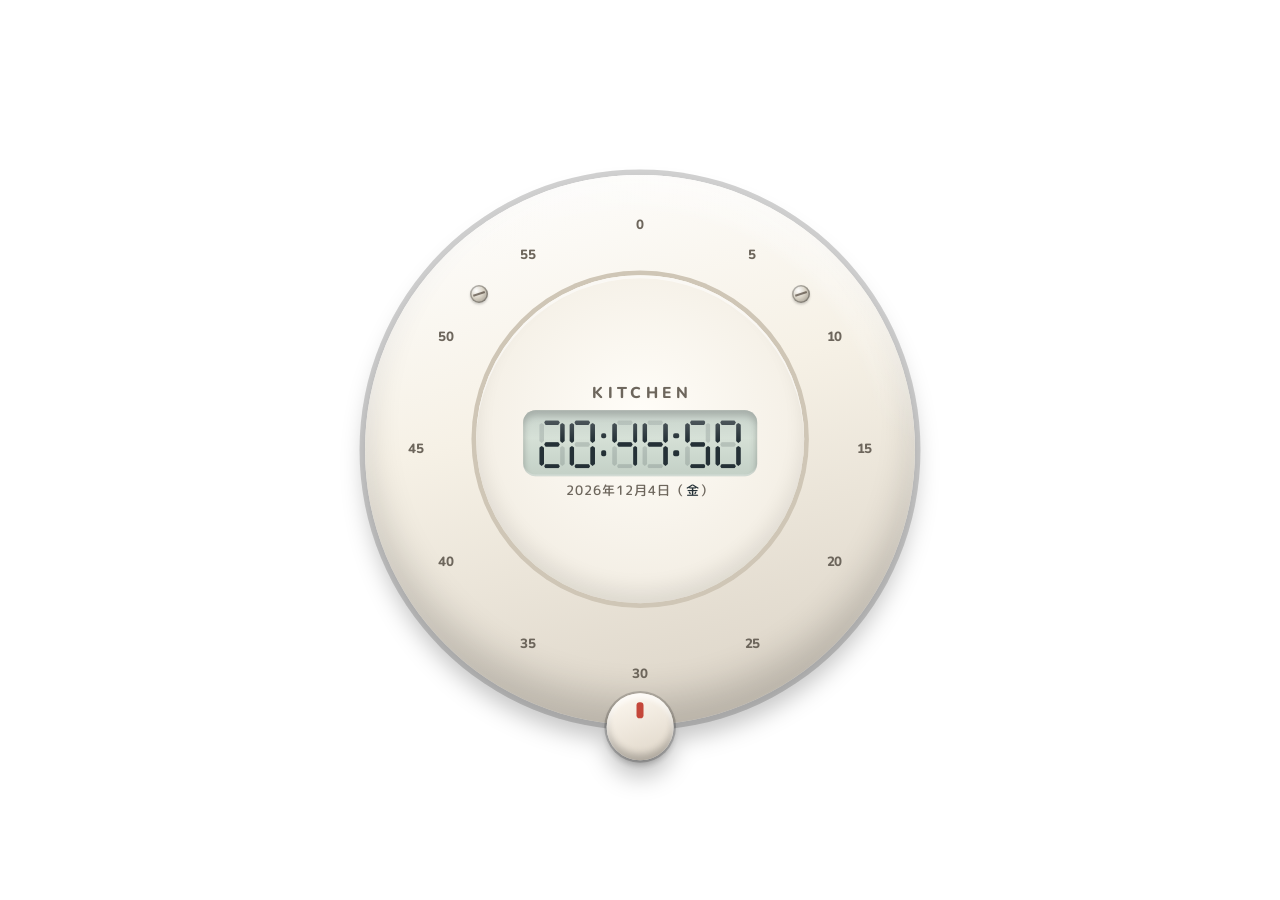
<file: kitchen-timer-clock/overlay/index.html>
<!doctype html>
<html lang="ja">
  <head>
    <meta charset="utf-8" />
    <meta name="viewport" content="width=device-width, initial-scale=1" />
    <title>キッチンタイマー時計</title>
    <style>
      html,
      body {
        background: transparent !important;
        margin: 0;
      }
    </style>
    <link rel="stylesheet" href="clock.css" />
  </head>
  <body>
    <!-- 見た目の初期値は clock.js 先頭の CONFIG。URL のクエリがあればそちらが優先されます。 -->
    <main id="clock" class="clock theme-sepaku has-seconds has-date" aria-hidden="true">
      <div class="appliance">
        <div class="body">
          <div class="bell" aria-hidden="true">
            <span class="bell-cap"></span>
            <span class="bell-dome"></span>
          </div>
          <div class="sheen" aria-hidden="true"></div>
          <div class="ticks" aria-hidden="true"></div>
          <div class="ticks ticks-major" aria-hidden="true"></div>
          <div class="dial-nums" aria-hidden="true">
            <span class="mark mark-zero" style="--a: 0deg"><span>0</span></span>
            <span class="mark" style="--a: 30deg"><span>5</span></span>
            <span class="mark" style="--a: 60deg"><span>10</span></span>
            <span class="mark" style="--a: 90deg"><span>15</span></span>
            <span class="mark" style="--a: 120deg"><span>20</span></span>
            <span class="mark" style="--a: 150deg"><span>25</span></span>
            <span class="mark" style="--a: 180deg"><span>30</span></span>
            <span class="mark" style="--a: 210deg"><span>35</span></span>
            <span class="mark" style="--a: 240deg"><span>40</span></span>
            <span class="mark" style="--a: 270deg"><span>45</span></span>
            <span class="mark" style="--a: 300deg"><span>50</span></span>
            <span class="mark" style="--a: 330deg"><span>55</span></span>
          </div>
          <span class="screw screw-l" aria-hidden="true"></span>
          <span class="screw screw-r" aria-hidden="true"></span>
          <div class="face">
            <p class="brand">KITCHEN</p>
            <p class="period" id="period" hidden></p>
            <div class="lcd" id="time"></div>
            <p class="date" id="date" hidden></p>
          </div>
          <div class="knob" aria-hidden="true"><span class="knob-mark"></span></div>
        </div>
      </div>
    </main>
    <p class="sr-only" id="spoken" aria-live="polite"></p>
    <script src="clock.js"></script>
  </body>
</html>
</file>
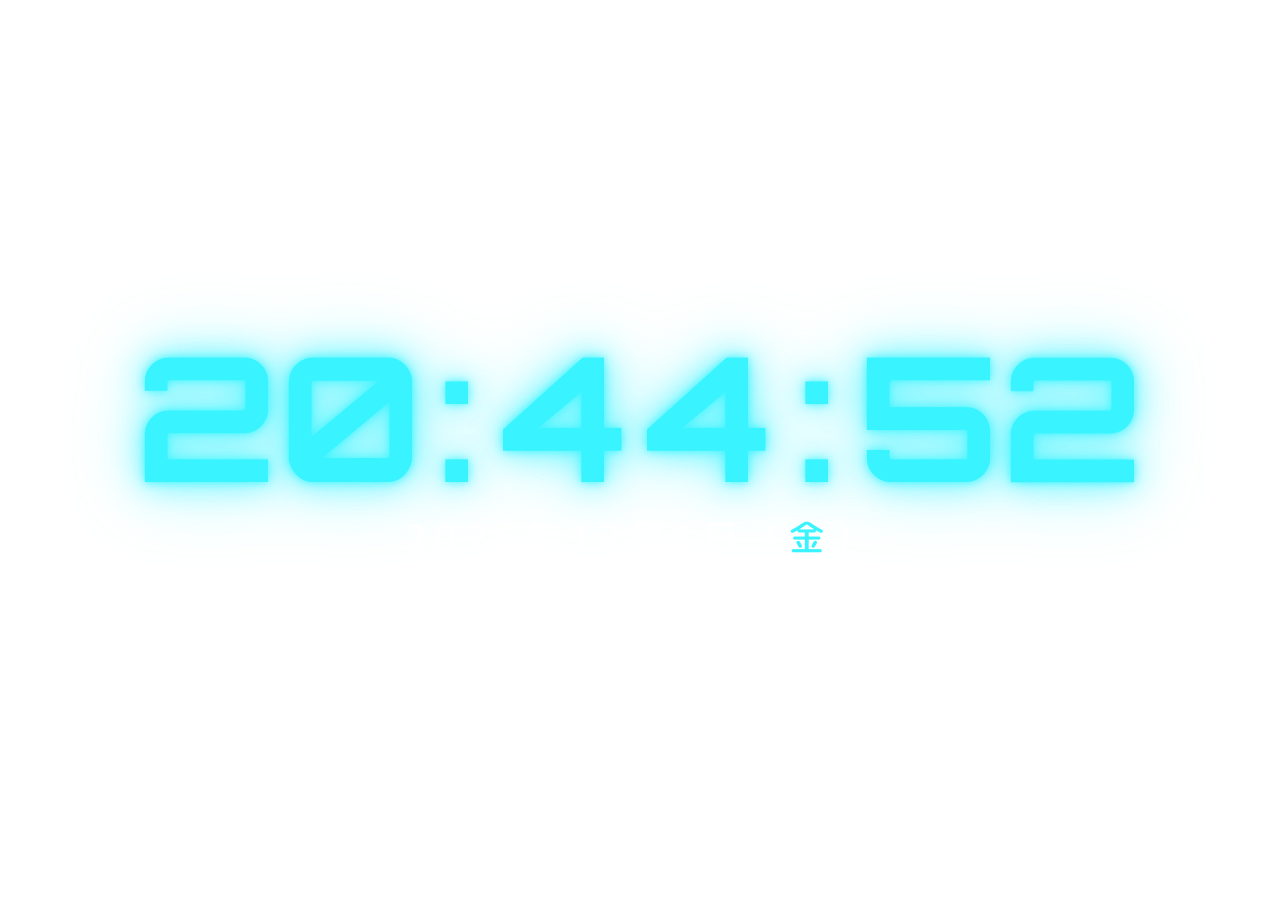
<file: ugoku-digital-clock/overlay/index.html>
<!doctype html>
<html lang="ja">
  <head>
    <meta charset="utf-8" />
    <meta name="viewport" content="width=device-width, initial-scale=1" />
    <title>動くデジタル時計</title>
    <style>
      html,
      body {
        background: transparent !important;
        margin: 0;
      }
    </style>
    <link rel="stylesheet" href="clock.css" />
  </head>
  <body>
    <!-- 見た目の初期値は clock.js 先頭の CONFIG。URL のクエリがあればそちらが優先されます。 -->
    <main id="clock" class="clock theme-neon" aria-hidden="true">
      <div class="clock-float" id="float">
        <p class="period" id="period" hidden></p>
        <div class="time" id="time"></div>
        <div class="tick" aria-hidden="true"></div>
        <p class="date" id="date" hidden></p>
      </div>
    </main>
    <p class="sr-only" id="spoken" aria-live="polite"></p>
    <script src="clock.js"></script>
  </body>
</html>
</file>
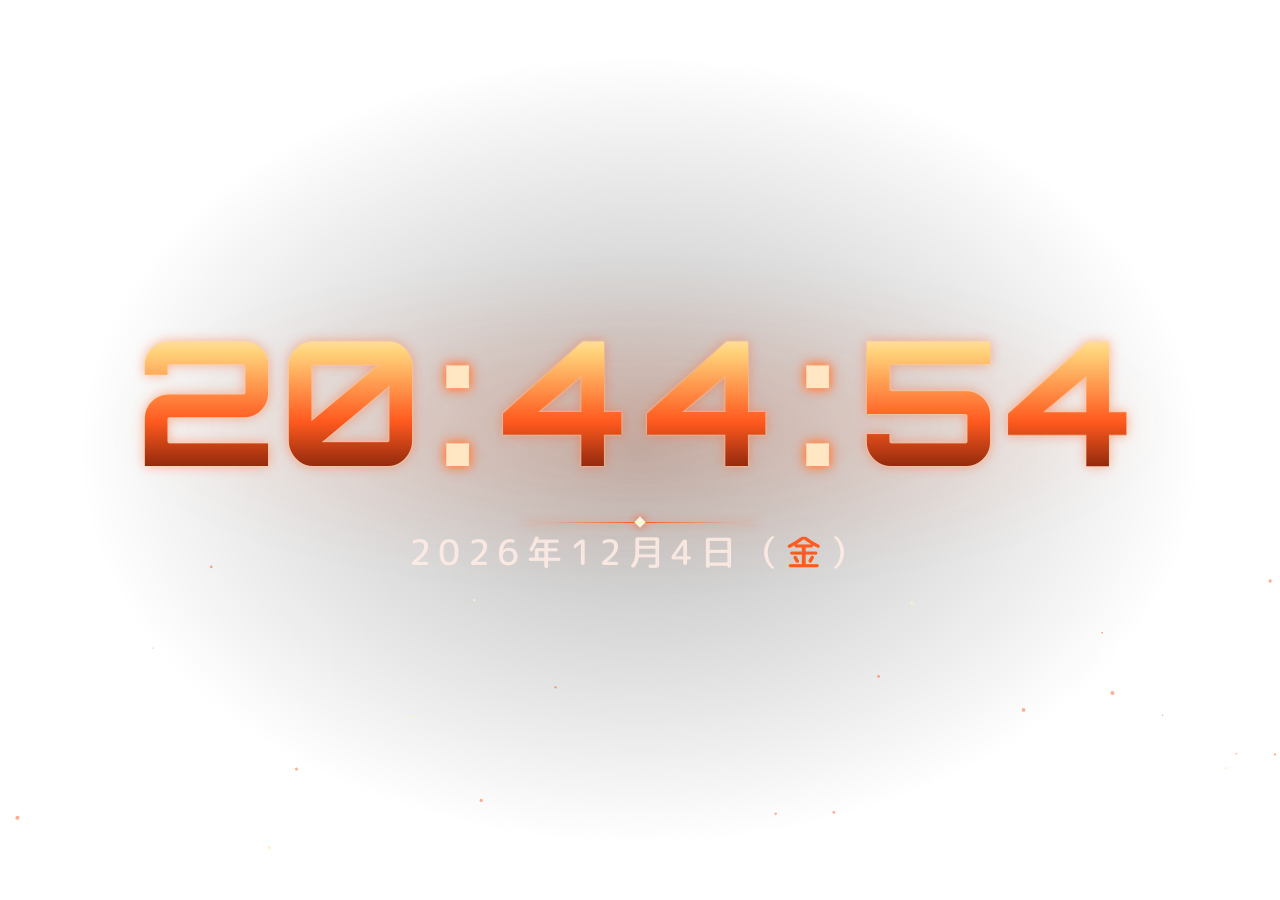
<file: 地獄のデジタル時計/overlay/index.html>
<!doctype html>
<html lang="ja">
  <head>
    <meta charset="utf-8" />
    <meta name="viewport" content="width=device-width, initial-scale=1" />
    <title>地獄のデジタル時計</title>
    <style>
      html,
      body {
        background: transparent !important;
        margin: 0;
      }
    </style>
    <link rel="stylesheet" href="clock.css" />
  </head>
  <body>
    <!-- 見た目の初期値は clock.js 先頭の CONFIG。URL のクエリがあればそちらが優先されます。 -->
    <main id="clock" class="clock theme-blaze" aria-hidden="true">
      <canvas id="embers" aria-hidden="true"></canvas>
      <div class="clock-float" id="float">
        <p class="period" id="period" hidden></p>
        <div class="time" id="time"></div>
        <div class="tick" aria-hidden="true"></div>
        <p class="date" id="date" hidden></p>
      </div>
    </main>
    <p class="sr-only" id="spoken" aria-live="polite"></p>
    <script src="clock.js"></script>
  </body>
</html>
</file>
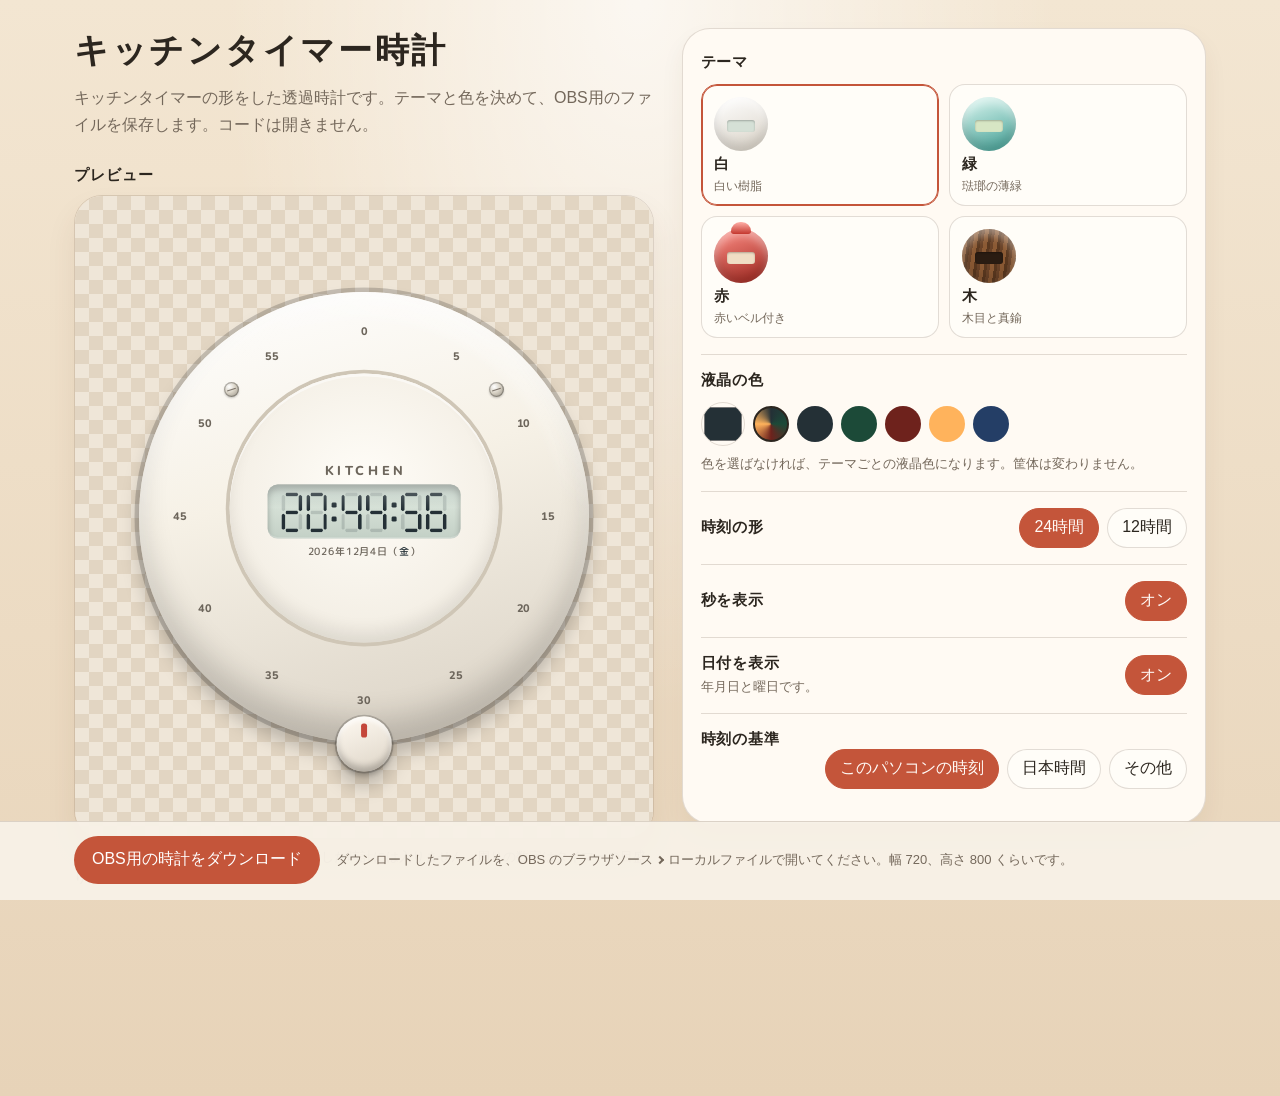
<file: kitchen-timer-clock/デザインを変える.html>
<!doctype html>
<html lang="ja">
<head>
<meta charset="utf-8" />
<meta name="viewport" content="width=device-width, initial-scale=1" />
<title>キッチンタイマー時計</title>
<style>
:root {
  --ink: #2c261f;
  --paper: #f7f1e6;
  --panel: #fffaf3;
  --mute: #74685b;
  --line: rgba(74, 52, 32, 0.16);
  --terra: #c4553a;
  --terra-deep: #9d3e28;
  color-scheme: light;
}

* { box-sizing: border-box; }

html, body {
  margin: 0;
  min-height: 100%;
  background:
    radial-gradient(ellipse at 50% 0%, rgba(255, 255, 255, 0.7), transparent 46%),
    linear-gradient(180deg, #f3e6d2 0%, #e7d3b8 100%);
  color: var(--ink);
  font-family: "Yu Gothic UI", Meiryo, sans-serif;
}

body {
  min-height: 100vh;
  display: flex;
  flex-direction: column;
}

.wrap {
  flex: 1 1 auto;
  width: 100%;
  max-width: 1180px;
  margin: 0 auto;
  display: grid;
  grid-template-columns: minmax(0, 1.05fr) minmax(340px, 0.95fr);
  gap: 28px;
  align-items: start;
  padding: 28px 24px 128px;
}

.preview-col { min-width: 0; }

h1 {
  margin: 0;
  font-family: "Yu Mincho", "YuMincho", serif;
  font-size: 34px;
  font-weight: 700;
  letter-spacing: 0.08em;
}

.lead {
  margin: 10px 0 0;
  max-width: 40em;
  color: var(--mute);
  font-size: 16px;
  line-height: 1.7;
}

.preview-head {
  display: flex;
  justify-content: space-between;
  align-items: baseline;
  gap: 12px;
  margin: 28px 0 10px;
}

h2 {
  margin: 0;
  font-size: 15px;
  font-weight: 700;
  letter-spacing: 0.06em;
}

.note {
  margin: 8px 0 0;
  color: var(--mute);
  font-size: 13px;
  line-height: 1.6;
}

.stage {
  position: relative;
  min-height: 280px;
  overflow: hidden;
  border: 1px solid var(--line);
  border-radius: 28px;
  aspect-ratio: 720 / 800;
  box-shadow: 0 16px 30px rgba(90, 52, 24, 0.08);
}

.checker {
  position: absolute;
  inset: 0;
  background-color: #efe6d8;
  background-image:
    linear-gradient(45deg, #e2d5c2 25%, transparent 25%),
    linear-gradient(-45deg, #e2d5c2 25%, transparent 25%),
    linear-gradient(45deg, transparent 75%, #e2d5c2 75%),
    linear-gradient(-45deg, transparent 75%, #e2d5c2 75%);
  background-size: 28px 28px;
  background-position: 0 0, 0 14px, 14px -14px, -14px 0;
}

iframe {
  position: absolute;
  inset: 0;
  width: 100%;
  height: 100%;
  border: 0;
  background: transparent;
}

.panel {
  border: 1px solid var(--line);
  border-radius: 28px;
  background: var(--panel);
  padding: 8px 18px 18px;
  box-shadow: 0 12px 24px rgba(90, 52, 24, 0.06);
}

.block { padding: 16px 0; border-top: 1px solid var(--line); }
.panel .block:first-child { border-top: 0; }

.cards {
  display: grid;
  grid-template-columns: 1fr 1fr;
  gap: 10px;
  margin-top: 12px;
}

.card {
  display: flex;
  flex-direction: column;
  align-items: flex-start;
  gap: 4px;
  padding: 12px 12px 10px;
  border: 1px solid var(--line);
  border-radius: 16px;
  background: #fffdf8;
  color: var(--ink);
  cursor: pointer;
  text-align: left;
  font: inherit;
}

.card[aria-pressed="true"] {
  border-color: var(--terra);
  box-shadow: inset 0 0 0 1px var(--terra);
}

.mini {
  width: 54px;
  height: 54px;
  border-radius: 50%;
  position: relative;
  box-shadow:
    inset 0 -8px 10px rgba(0, 0, 0, 0.12),
    inset 0 6px 8px rgba(255, 255, 255, 0.4);
}

.mini::after {
  content: "";
  position: absolute;
  left: 50%;
  top: 54%;
  width: 28px;
  height: 12px;
  transform: translate(-50%, -50%);
  border-radius: 3px;
  background: #d5e0d6;
  box-shadow: inset 0 1px 2px rgba(0, 0, 0, 0.25);
}

.mini-sepaku { background: linear-gradient(160deg, #fff, #d9d2c6); }
.mini-hakka { background: linear-gradient(160deg, #dff8f2, #3f9e93); }
.mini-hakka::after { background: #d7e6c4; }
.mini-shurei { background: linear-gradient(160deg, #ff8f86, #9b241c); }
.mini-shurei::before {
  content: "";
  position: absolute;
  left: 50%;
  top: -7px;
  width: 20px;
  height: 12px;
  transform: translateX(-50%);
  border-radius: 10px 10px 3px 3px;
  background: linear-gradient(180deg, #ffb0a8, #c4372e);
}
.mini-shurei::after { background: #f0ddc4; }
.mini-kurumi {
  background: repeating-linear-gradient(98deg, #6a4328 0 3px, #8b5a34 3px 7px, #5a381f 7px 10px);
}
.mini-kurumi::after { background: #2a1c12; }

.card-name { font-size: 15px; font-weight: 700; }
.card-note { font-size: 12px; color: var(--mute); }

.row {
  display: flex;
  justify-content: space-between;
  align-items: center;
  gap: 16px;
  padding: 16px 0;
  border-top: 1px solid var(--line);
}

.row p {
  margin: 4px 0 0;
  color: var(--mute);
  font-size: 13px;
  line-height: 1.55;
  max-width: 28em;
}

.colors {
  display: flex;
  flex-wrap: wrap;
  gap: 8px;
  align-items: center;
  margin-top: 12px;
}

#picker {
  width: 44px;
  height: 44px;
  padding: 0;
  border: 1px solid var(--line);
  border-radius: 50%;
  background: transparent;
  cursor: pointer;
}

.seg { display: flex; gap: 8px; flex-wrap: wrap; justify-content: flex-end; }

.seg button, .toggle {
  min-height: 40px;
  padding: 0 14px;
  border: 1px solid var(--line);
  border-radius: 999px;
  background: #fffdf8;
  color: var(--ink);
  font: inherit;
  cursor: pointer;
}

.seg button[aria-pressed="true"], .toggle[aria-pressed="true"] {
  border-color: var(--terra);
  background: var(--terra);
  color: #fffaf6;
}

.swatch {
  width: 36px;
  height: 36px;
  border: 2px solid transparent;
  border-radius: 50%;
  cursor: pointer;
  padding: 0;
}

.swatch[aria-pressed="true"] { border-color: var(--ink); }

.swatch-theme {
  background: conic-gradient(#243036, #1c4a38, #6e221c, #ffb35c, #243036);
}

.offset { display: none; margin-top: 8px; }
.offset.is-open { display: block; }
.offset label { display: block; margin-bottom: 6px; font-size: 14px; }

.offset input {
  width: 160px;
  height: 44px;
  padding: 0 12px;
  border: 1px solid var(--line);
  border-radius: 12px;
  background: #fffdf8;
  color: var(--ink);
  font-size: 16px;
}

.error { color: #a33b28; font-size: 13px; }

.save-bar {
  position: sticky;
  bottom: 0;
  margin-top: auto;
  border-top: 1px solid var(--line);
  background: rgba(247, 241, 230, 0.96);
}

.save-inner {
  max-width: 1180px;
  margin: 0 auto;
  padding: 14px 24px 16px;
  display: flex;
  align-items: center;
  gap: 16px;
}

.save {
  flex: 0 0 auto;
  height: 48px;
  padding: 0 18px;
  border: 0;
  border-radius: 999px;
  background: var(--terra);
  color: white;
  font: inherit;
  cursor: pointer;
}

.save:hover { background: var(--terra-deep); }

.obs {
  margin: 0;
  color: var(--mute);
  font-size: 13px;
  line-height: 1.55;
}

.arrow {
  display: inline-block;
  width: 0.45em;
  height: 0.45em;
  margin: 0 0.35em;
  border-top: 2px solid currentColor;
  border-right: 2px solid currentColor;
  transform: rotate(45deg);
  vertical-align: 0.05em;
}

button:focus-visible, input:focus-visible {
  outline: 2px solid var(--terra);
  outline-offset: 2px;
}

@media (max-width: 800px) {
  .wrap { grid-template-columns: 1fr; padding: 20px 16px 128px; }
  .cards { grid-template-columns: 1fr 1fr; }
  h1 { font-size: 28px; }
  .row { align-items: flex-start; flex-direction: column; }
  .seg { justify-content: flex-start; }
  .save-inner { flex-direction: column; align-items: stretch; }
}
</style>
</head>
<body>
<div class="wrap">
  <div class="preview-col">
    <header>
      <h1>キッチンタイマー時計</h1>
      <p class="lead">キッチンタイマーの形をした透過時計です。テーマと色を決めて、OBS用のファイルを保存します。コードは開きません。</p>
    </header>
    <div class="preview-head">
      <h2>プレビュー</h2>
    </div>
    <div class="stage">
      <div class="checker"></div>
      <iframe id="preview" title="時計のプレビュー"></iframe>
    </div>
    <p class="note">市松模様は透けているかの確認です。保存した時計には入りません。周りの数字はタイマーの目盛りで、時刻は中央の液晶です。</p>
  </div>

  <section class="panel">
    <div class="block">
      <h2>テーマ</h2>
      <div class="cards" role="radiogroup" aria-label="テーマ">
        <button type="button" class="card" data-theme="sepaku" role="radio">
          <span class="mini mini-sepaku" aria-hidden="true"></span>
          <span class="card-name">白</span>
          <span class="card-note">白い樹脂</span>
        </button>
        <button type="button" class="card" data-theme="hakka" role="radio">
          <span class="mini mini-hakka" aria-hidden="true"></span>
          <span class="card-name">緑</span>
          <span class="card-note">琺瑯の薄緑</span>
        </button>
        <button type="button" class="card" data-theme="shurei" role="radio">
          <span class="mini mini-shurei" aria-hidden="true"></span>
          <span class="card-name">赤</span>
          <span class="card-note">赤いベル付き</span>
        </button>
        <button type="button" class="card" data-theme="kurumi" role="radio">
          <span class="mini mini-kurumi" aria-hidden="true"></span>
          <span class="card-name">木</span>
          <span class="card-note">木目と真鍮</span>
        </button>
      </div>
    </div>

    <div class="block">
      <h2>液晶の色</h2>
      <div class="colors">
        <input id="picker" type="color" aria-label="液晶の色" value="#243036" />
        <button type="button" class="swatch swatch-theme" data-accent="" aria-label="テーマの色"></button>
        <button type="button" class="swatch" data-accent="#243036" style="background:#243036" aria-label="墨"></button>
        <button type="button" class="swatch" data-accent="#1c4a38" style="background:#1c4a38" aria-label="若葉"></button>
        <button type="button" class="swatch" data-accent="#6e221c" style="background:#6e221c" aria-label="朱"></button>
        <button type="button" class="swatch" data-accent="#ffb35c" style="background:#ffb35c" aria-label="琥珀"></button>
        <button type="button" class="swatch" data-accent="#243e66" style="background:#243e66" aria-label="紺"></button>
      </div>
      <p class="note">色を選ばなければ、テーマごとの液晶色になります。筐体は変わりません。</p>
    </div>

    <div class="row">
      <div><h2>時刻の形</h2></div>
      <div class="seg" role="radiogroup" aria-label="時刻の形">
        <button type="button" data-hours="24" role="radio">24時間</button>
        <button type="button" data-hours="12" role="radio">12時間</button>
      </div>
    </div>

    <div class="row">
      <div><h2>秒を表示</h2></div>
      <button type="button" class="toggle" id="seconds" aria-pressed="true">オン</button>
    </div>

    <div class="row">
      <div>
        <h2>日付を表示</h2>
        <p>年月日と曜日です。</p>
      </div>
      <button type="button" class="toggle" id="date" aria-pressed="true">オン</button>
    </div>

    <div class="block">
      <h2>時刻の基準</h2>
      <div class="seg" role="radiogroup" aria-label="時刻の基準">
        <button type="button" data-basis="local" role="radio">このパソコンの時刻</button>
        <button type="button" data-basis="japan" role="radio">日本時間</button>
        <button type="button" data-basis="other" role="radio">その他</button>
      </div>
      <div class="offset" id="offset-box">
        <label for="offset">協定世界時からの時差（時間）</label>
        <input id="offset" inputmode="decimal" autocomplete="off" value="9" />
        <p class="error" id="offset-error" hidden>時差は -12 から 14 の数字にしてください。</p>
      </div>
    </div>
  </section>
</div>
<div class="save-bar">
  <div class="save-inner">
    <button type="button" class="save" id="save">OBS用の時計をダウンロード</button>
    <p class="obs">ダウンロードしたファイルを、OBS のブラウザソース<span class="arrow" aria-hidden="true"></span>ローカルファイルで開いてください。幅 720、高さ 800 くらいです。</p>
  </div>
</div>
<script>
const CLOCK_CSS = "/* キッチンタイマー時計\n   フォントは overlay/fonts に同梱（SIL Open Font License 1.1）。\n   ネットワークにはつながりません。\n   筐体はキッチンタイマー。中央の液晶は現在時刻です。 */\n\n@font-face {\n  font-family: \"Clock Nunito\";\n  src: url(\"[data-uri]\") format(\"woff2\");\n  font-weight: 800;\n  font-style: normal;\n  font-display: block;\n}\n\n@font-face {\n  font-family: \"Clock JP\";\n  src: url(\"[data-uri]\") format(\"woff2\");\n  font-weight: 500;\n  font-style: normal;\n  font-display: block;\n}\n\nhtml,\nbody {\n  height: 100%;\n  margin: 0;\n  background: transparent !important;\n  color-scheme: normal;\n  overflow: hidden;\n}\n\nbody {\n  user-select: none;\n  -webkit-font-smoothing: antialiased;\n}\n\n.clock {\n  box-sizing: border-box;\n  width: 100%;\n  height: 100%;\n  display: flex;\n  align-items: center;\n  justify-content: center;\n  --ink: #243036;\n  --ink-rgb: 36, 48, 54;\n  --lcd-size: 1.72em;\n}\n\n.clock.has-seconds {\n  --lcd-size: 1.22em;\n}\n\n.clock.has-date {\n  --lcd-size: 1.52em;\n}\n\n.clock.has-seconds.has-date {\n  --lcd-size: 1.12em;\n}\n\n.clock.has-period.has-seconds.has-date {\n  --lcd-size: 1.02em;\n}\n\n.theme-sepaku {\n  --shell: linear-gradient(165deg, #ffffff 0%, #f6f1e6 42%, #d8d0c3 100%);\n  --face: radial-gradient(circle at 50% 42%, #fffdf8 0%, #f3eee4 72%, #e4ddd0 100%);\n  --lcd: linear-gradient(180deg, #b7c6bc 0%, #d5e0d6 42%, #c3d0c6 100%);\n  --bezel: #cfc6b6;\n  --tick: rgba(72, 64, 52, 0.42);\n  --tick-strong: rgba(48, 42, 34, 0.72);\n  --knob: linear-gradient(160deg, #fffaf2, #ddd4c6);\n  --mark: #c4473a;\n  --plate: #6d665c;\n  --screw-face: #d9d3c6;\n  --screw-edge: #8d877c;\n}\n\n.theme-hakka {\n  --shell: linear-gradient(165deg, #e7fff8 0%, #8fd9cc 38%, #3f9e93 100%);\n  --face: radial-gradient(circle at 50% 40%, #fbfff6 0%, #e7f0dc 70%, #d5e2c8 100%);\n  --lcd: linear-gradient(180deg, #c5d7b8 0%, #e3eed4 48%, #d0e0c0 100%);\n  --bezel: #f4f7ea;\n  --tick: rgba(24, 78, 62, 0.4);\n  --tick-strong: rgba(18, 72, 56, 0.72);\n  --knob: linear-gradient(160deg, #fffaf0, #e6dcc8);\n  --mark: #c4473a;\n  --plate: #1f5c48;\n  --screw-face: #e7f6f1;\n  --screw-edge: #2f7c6c;\n}\n\n.theme-shurei {\n  --shell: linear-gradient(165deg, #ff8f86 0%, #e24b42 40%, #9b241c 100%);\n  --face: radial-gradient(circle at 50% 40%, #fffaf2 0%, #f6ecdc 68%, #eadcc6 100%);\n  --lcd: linear-gradient(180deg, #e4d2b8 0%, #f3e6d0 46%, #e7d7be 100%);\n  --bezel: #f8efe2;\n  --tick: rgba(92, 28, 22, 0.38);\n  --tick-strong: rgba(92, 24, 18, 0.7);\n  --knob: linear-gradient(160deg, #fff8ee, #ead9c0);\n  --mark: #7a1e18;\n  --plate: #7a2c24;\n  --screw-face: #f0d2cc;\n  --screw-edge: #7a241c;\n}\n\n.theme-kurumi {\n  --shell: repeating-linear-gradient(\n    98deg,\n    #6a4328 0 3px,\n    #8b5a34 3px 7px,\n    #5a381f 7px 10px,\n    #7a4e2e 10px 16px,\n    #4e301c 16px 18px\n  );\n  --face: radial-gradient(circle at 50% 42%, #4a3424 0%, #2c1e14 78%);\n  --lcd: linear-gradient(180deg, #140e0a 0%, #2a1c12 40%, #1a120c 100%);\n  --bezel: #e0c27a;\n  --tick: rgba(224, 194, 122, 0.55);\n  --tick-strong: rgba(240, 214, 150, 0.92);\n  --knob: linear-gradient(160deg, #f0d7a0, #b8893e 55%, #8a6428);\n  --mark: #4a2c12;\n  --plate: #f0d7a4;\n  --screw-face: #e6c98a;\n  --screw-edge: #6d4a1e;\n}\n\n.appliance {\n  width: 15.8em;\n  height: 15.8em;\n  font-size: calc(min(88vmin, 620px) / 15.8);\n  display: grid;\n  place-items: center;\n  filter: drop-shadow(0 0.42em 0.28em rgba(0, 0, 0, 0.22));\n}\n\n.body {\n  position: relative;\n  width: 14em;\n  height: 14em;\n  border-radius: 50%;\n  background: var(--shell);\n  box-shadow:\n    inset 0 0.35em 0.45em rgba(255, 255, 255, 0.28),\n    inset 0 -0.7em 0.9em rgba(0, 0, 0, 0.16),\n    0 0 0 0.14em rgba(0, 0, 0, 0.18);\n}\n\n.theme-kurumi .body {\n  box-shadow:\n    inset 0 0.45em 0.7em rgba(255, 220, 170, 0.16),\n    inset 0 -0.8em 1em rgba(0, 0, 0, 0.28),\n    0 0 0 0.16em #c6a15a;\n}\n\n.sheen {\n  position: absolute;\n  inset: 0;\n  border-radius: 50%;\n  background: linear-gradient(205deg, rgba(255, 255, 255, 0.55), rgba(255, 255, 255, 0) 34%);\n  pointer-events: none;\n  z-index: 4;\n  -webkit-mask: radial-gradient(circle, transparent 0 60%, #000 64% 100%);\n  mask: radial-gradient(circle, transparent 0 60%, #000 64% 100%);\n}\n\n.theme-kurumi .sheen {\n  opacity: 0.28;\n}\n\n.ticks {\n  position: absolute;\n  inset: 8%;\n  border-radius: 50%;\n  background: repeating-conic-gradient(\n    from -0.35deg,\n    var(--tick) 0deg 0.7deg,\n    transparent 0.7deg 6deg\n  );\n  -webkit-mask: radial-gradient(circle, transparent 0 79%, #000 80% 86%, transparent 87%);\n  mask: radial-gradient(circle, transparent 0 79%, #000 80% 86%, transparent 87%);\n  z-index: 1;\n  pointer-events: none;\n}\n\n.ticks-major {\n  inset: 6.5%;\n  background: repeating-conic-gradient(\n    from -0.55deg,\n    var(--tick-strong) 0deg 1.1deg,\n    transparent 1.1deg 30deg\n  );\n  -webkit-mask: radial-gradient(circle, transparent 0 74%, #000 75% 90%, transparent 91%);\n  mask: radial-gradient(circle, transparent 0 74%, #000 75% 90%, transparent 91%);\n}\n\n.dial-nums {\n  position: absolute;\n  inset: 0;\n  z-index: 2;\n  pointer-events: none;\n}\n\n.mark {\n  position: absolute;\n  left: 50%;\n  top: 50%;\n  width: 0;\n  height: 0;\n  font-size: 1em;\n  transform: rotate(var(--a)) translateY(-5.72em);\n}\n\n.mark span {\n  position: absolute;\n  left: 0;\n  top: 0;\n  transform: translate(-50%, -50%) rotate(calc(var(--a) * -1));\n  font-family: \"Clock Nunito\", sans-serif;\n  font-weight: 800;\n  font-size: 0.34em;\n  letter-spacing: -0.03em;\n  color: var(--plate);\n  line-height: 1;\n}\n\n.screw {\n  position: absolute;\n  z-index: 5;\n  width: 0.46em;\n  height: 0.46em;\n  border-radius: 50%;\n  background: radial-gradient(circle at 35% 32%, #fff, var(--screw-face) 42%, var(--screw-edge));\n  box-shadow:\n    inset 0 0 0 0.04em rgba(0, 0, 0, 0.25),\n    0 0.04em 0.06em rgba(0, 0, 0, 0.18);\n}\n\n.screw::after {\n  content: \"\";\n  position: absolute;\n  left: 18%;\n  right: 18%;\n  top: 46%;\n  height: 0.045em;\n  background: rgba(40, 28, 16, 0.55);\n  transform: rotate(-18deg);\n}\n\n.screw-l {\n  left: 19%;\n  top: 20%;\n}\n\n.screw-r {\n  right: 19%;\n  top: 20%;\n}\n\n.bell {\n  position: absolute;\n  left: 50%;\n  top: 0.15em;\n  width: 3.5em;\n  height: 2.15em;\n  transform: translateX(-50%);\n  z-index: 6;\n  opacity: 0;\n  pointer-events: none;\n}\n\n.theme-shurei .bell {\n  opacity: 1;\n}\n\n.theme-shurei .mark-zero {\n  visibility: hidden;\n}\n\n.bell-dome {\n  display: block;\n  width: 100%;\n  height: 1.72em;\n  border-radius: 1.7em 1.7em 0.35em 0.35em;\n  background: linear-gradient(180deg, #ffb0a8 0%, #e24b42 48%, #8f2018 100%);\n  box-shadow:\n    inset 0 0.28em 0.35em rgba(255, 255, 255, 0.35),\n    0 0.18em 0 #7a1c16;\n}\n\n.bell-dome::before {\n  content: \"\";\n  position: absolute;\n  left: 50%;\n  bottom: 0.28em;\n  width: 0.16em;\n  height: 0.42em;\n  transform: translateX(-50%);\n  border-radius: 0.1em;\n  background: #5c1814;\n}\n\n.bell-cap {\n  position: absolute;\n  left: 50%;\n  top: -0.22em;\n  width: 0.62em;\n  height: 0.38em;\n  transform: translateX(-50%);\n  border-radius: 0.16em 0.16em 0.08em 0.08em;\n  background: linear-gradient(180deg, #f8e7b0, #c8963e);\n  box-shadow: 0 0.04em 0 rgba(0, 0, 0, 0.2);\n}\n\n.face {\n  position: absolute;\n  left: 50%;\n  top: 48%;\n  z-index: 3;\n  width: 8.35em;\n  height: 8.35em;\n  transform: translate(-50%, -50%);\n  border-radius: 50%;\n  background: var(--face);\n  box-shadow:\n    0 0 0 0.12em var(--bezel),\n    inset 0 0.08em 0 rgba(255, 255, 255, 0.55),\n    inset 0 -0.35em 0.5em rgba(0, 0, 0, 0.08);\n  display: flex;\n  flex-direction: column;\n  align-items: center;\n  justify-content: center;\n  gap: 0.22em;\n  padding: 0.7em 0.45em 0.55em;\n  box-sizing: border-box;\n}\n\n.brand,\n.period,\n.date {\n  margin: 0;\n  line-height: 1;\n}\n\n.brand {\n  font-family: \"Clock Nunito\", sans-serif;\n  font-weight: 800;\n  font-size: 0.4em;\n  letter-spacing: 0.28em;\n  text-indent: 0.28em;\n  color: var(--plate);\n}\n\n.period,\n.date {\n  font-family: \"Clock JP\", sans-serif;\n  font-weight: 500;\n  color: var(--plate);\n  letter-spacing: 0.08em;\n  white-space: nowrap;\n}\n\n.period {\n  font-size: 0.38em;\n}\n\n.date {\n  font-size: 0.32em;\n}\n\n.period[hidden],\n.date[hidden] {\n  display: none !important;\n}\n\n.weekday {\n  color: var(--ink);\n}\n\n.lcd {\n  position: relative;\n  display: flex;\n  align-items: center;\n  justify-content: center;\n  color: var(--ink);\n  background: var(--lcd);\n  border-radius: 0.28em;\n  padding: 0.2em 0.32em 0.16em;\n  box-shadow:\n    inset 0 0.12em 0.18em rgba(0, 0, 0, 0.28),\n    inset 0 -0.04em 0 rgba(255, 255, 255, 0.28);\n  font-size: var(--lcd-size);\n  line-height: 1;\n  overflow: hidden;\n}\n\n.lcd::after {\n  content: \"\";\n  position: absolute;\n  left: 0;\n  right: 0;\n  top: 0;\n  height: 46%;\n  background: linear-gradient(180deg, rgba(255, 255, 255, 0.28), rgba(255, 255, 255, 0));\n  pointer-events: none;\n}\n\n.digit {\n  position: relative;\n  display: inline-block;\n  width: 0.62em;\n  height: 1.14em;\n  margin: 0 0.035em;\n  flex: 0 0 auto;\n}\n\n.seg {\n  position: absolute;\n  background: currentColor;\n  opacity: 0.16;\n  transition: opacity 0.16s linear;\n}\n\n.digit.on-a .seg-a,\n.digit.on-b .seg-b,\n.digit.on-c .seg-c,\n.digit.on-d .seg-d,\n.digit.on-e .seg-e,\n.digit.on-f .seg-f,\n.digit.on-g .seg-g {\n  opacity: 1;\n}\n\n.seg-a,\n.seg-g,\n.seg-d {\n  height: 0.11em;\n  left: 0.13em;\n  right: 0.13em;\n  clip-path: polygon(10% 0, 90% 0, 100% 50%, 90% 100%, 10% 100%, 0 50%);\n}\n\n.seg-a {\n  top: 0.02em;\n}\n\n.seg-g {\n  top: 50%;\n  margin-top: -0.055em;\n}\n\n.seg-d {\n  bottom: 0.02em;\n}\n\n.seg-b,\n.seg-c,\n.seg-e,\n.seg-f {\n  width: 0.11em;\n  clip-path: polygon(0 10%, 50% 0, 100% 10%, 100% 90%, 50% 100%, 0 90%);\n}\n\n.seg-f,\n.seg-b {\n  top: 0.08em;\n  height: 0.46em;\n}\n\n.seg-e,\n.seg-c {\n  bottom: 0.08em;\n  height: 0.46em;\n}\n\n.seg-f,\n.seg-e {\n  left: 0.02em;\n}\n\n.seg-b,\n.seg-c {\n  right: 0.02em;\n}\n\n.colon {\n  display: inline-flex;\n  flex-direction: column;\n  justify-content: center;\n  align-items: center;\n  gap: 0.26em;\n  width: 0.28em;\n  height: 1.14em;\n  flex: 0 0 auto;\n  animation: lcd-blink 1s steps(1, end) infinite;\n}\n\n.colon i {\n  display: block;\n  width: 0.13em;\n  height: 0.13em;\n  border-radius: 0.04em;\n  background: currentColor;\n}\n\n.knob {\n  position: absolute;\n  left: 50%;\n  top: 50%;\n  z-index: 6;\n  width: 1.7em;\n  height: 1.7em;\n  border-radius: 50%;\n  transform: translate(-50%, -50%) translateY(7.05em);\n  background: var(--knob);\n  box-shadow:\n    inset 0 0.12em 0.14em rgba(255, 255, 255, 0.65),\n    inset 0 -0.16em 0.2em rgba(0, 0, 0, 0.22),\n    0 0.12em 0.16em rgba(0, 0, 0, 0.22),\n    0 0 0 0.06em rgba(0, 0, 0, 0.18);\n}\n\n.knob-mark {\n  position: absolute;\n  left: 50%;\n  top: 0.22em;\n  width: 0.16em;\n  height: 0.42em;\n  transform: translateX(-50%);\n  border-radius: 0.08em;\n  background: var(--mark);\n}\n\n@keyframes lcd-blink {\n  0%,\n  49% {\n    opacity: 1;\n  }\n  50%,\n  100% {\n    opacity: 0.28;\n  }\n}\n\n.sr-only {\n  position: absolute;\n  width: 1px;\n  height: 1px;\n  padding: 0;\n  margin: -1px;\n  overflow: hidden;\n  clip: rect(0, 0, 0, 0);\n  white-space: nowrap;\n  border: 0;\n}\n\n@media (prefers-reduced-motion: reduce) {\n  .colon {\n    animation: none !important;\n    opacity: 1;\n  }\n\n  .seg {\n    transition: none !important;\n  }\n}\n";
const CLOCK_JS = "/* ============================================================\n   キッチンタイマー時計 — 初期設定\n\n   ローカルファイルとして OBS に入れるときは、この CONFIG を編集します。\n   URL にクエリがあるときは、クエリがここより優先されます。\n\n   theme    sepaku | hakka | shurei | kurumi\n            白 / 緑 / 赤 / 木\n   hours    12 | 24\n   seconds  true で秒を表示 / false で隠す\n   date     true で日付と曜日 / false で隠す\n   accent   \"\" または \"#243036\"。空ならテーマの液晶色\n   offset   null ならこの PC のローカル時刻。数値は UTC からの時間（日本は 9）\n\n   クエリの例:\n   ?theme=shurei&hours=24&seconds=1&date=1&accent=6e221c&offset=9\n   ============================================================ */\nconst CONFIG = __CONFIG__;\n\n/* ここから下は、通常はいじらなくて大丈夫です。 */\n\nconst THEME_IDS = [\"sepaku\", \"hakka\", \"shurei\", \"kurumi\"];\nconst THEME_ACCENTS = {\n  sepaku: \"#243036\",\n  hakka: \"#1c4a38\",\n  shurei: \"#6e221c\",\n  kurumi: \"#ffb35c\",\n};\nconst WEEKDAYS = [\"日\", \"月\", \"火\", \"水\", \"木\", \"金\", \"土\"];\nconst SEGMENTS = {\n  0: \"abcdef\",\n  1: \"bc\",\n  2: \"abdeg\",\n  3: \"abcdg\",\n  4: \"bcfg\",\n  5: \"acdfg\",\n  6: \"acdefg\",\n  7: \"abc\",\n  8: \"abcdefg\",\n  9: \"abcdfg\",\n};\n\nconst clock = document.getElementById(\"clock\");\nconst periodEl = document.getElementById(\"period\");\nconst timeEl = document.getElementById(\"time\");\nconst dateEl = document.getElementById(\"date\");\nconst spokenEl = document.getElementById(\"spoken\");\n\nlet state = normalize(readQuery(location.search), CONFIG);\nlet lastDateKey = \"\";\nlet lastSpokenKey = \"\";\n\nfunction readQuery(search) {\n  const params = new URLSearchParams(search);\n  const input = {};\n  if (params.has(\"theme\")) input.theme = params.get(\"theme\");\n  if (params.has(\"hours\")) input.hours = params.get(\"hours\");\n  if (params.has(\"seconds\")) input.seconds = params.get(\"seconds\");\n  if (params.has(\"date\")) input.date = params.get(\"date\");\n  if (params.has(\"accent\")) input.accent = params.get(\"accent\");\n  if (params.has(\"offset\")) input.offset = params.get(\"offset\");\n  return input;\n}\n\nfunction themeFrom(value, fallback) {\n  const name = String(value || \"\").toLowerCase();\n  if (THEME_IDS.indexOf(name) !== -1) return name;\n  if (THEME_IDS.indexOf(fallback) !== -1) return fallback;\n  return \"sepaku\";\n}\n\nfunction hoursFrom(value, fallback) {\n  const hours = Number(value);\n  if (hours === 12 || hours === 24) return hours;\n  return fallback === 12 ? 12 : 24;\n}\n\nfunction boolFrom(value, fallback) {\n  if (typeof value === \"boolean\") return value;\n  if (value == null || value === \"\") return fallback;\n  const text = String(value).toLowerCase();\n  if (text === \"1\" || text === \"true\" || text === \"yes\" || text === \"on\") return true;\n  if (text === \"0\" || text === \"false\" || text === \"no\" || text === \"off\") return false;\n  return fallback;\n}\n\nfunction accentFrom(value) {\n  if (value == null || String(value).trim() === \"\") return \"\";\n  let hex = String(value).trim();\n  if (hex.charAt(0) === \"#\") hex = hex.slice(1);\n  if (/^[0-9a-fA-F]{3}$/.test(hex)) {\n    hex = hex\n      .split(\"\")\n      .map(function (char) {\n        return char + char;\n      })\n      .join(\"\");\n  }\n  if (!/^[0-9a-fA-F]{6}$/.test(hex)) return \"\";\n  return \"#\" + hex.toLowerCase();\n}\n\nfunction offsetFrom(value, fallback) {\n  if (value === undefined) return fallback;\n  if (value === null || value === \"\") return null;\n  const offset = typeof value === \"number\" ? value : Number(String(value).trim());\n  if (!Number.isFinite(offset) || offset < -12 || offset > 14) return fallback;\n  return Math.round(offset * 100) / 100;\n}\n\nfunction normalize(input, fallback) {\n  return {\n    theme: themeFrom(input.theme, fallback.theme),\n    hours: hoursFrom(input.hours, fallback.hours),\n    seconds: boolFrom(input.seconds, fallback.seconds),\n    date: boolFrom(input.date, fallback.date),\n    accent: Object.prototype.hasOwnProperty.call(input, \"accent\")\n      ? accentFrom(input.accent)\n      : fallback.accent || \"\",\n    offset: offsetFrom(input.offset, fallback.offset),\n  };\n}\n\nfunction hexToRgb(hex) {\n  const value = parseInt(hex.slice(1), 16);\n  return {\n    r: (value >> 16) & 255,\n    g: (value >> 8) & 255,\n    b: value & 255,\n  };\n}\n\nfunction clockDate(offset) {\n  const now = new Date();\n  if (offset === null || offset === undefined || Number.isNaN(offset)) return now;\n  const utc = now.getTime() + now.getTimezoneOffset() * 60000;\n  return new Date(utc + offset * 60 * 60 * 1000);\n}\n\nfunction partsOf(date, current) {\n  let hours = date.getHours();\n  let period = \"\";\n  if (current.hours === 12) {\n    period = hours < 12 ? \"午前\" : \"午後\";\n    hours = hours % 12;\n    if (hours === 0) hours = 12;\n  }\n  const hh = String(hours).padStart(2, \"0\");\n  const mm = String(date.getMinutes()).padStart(2, \"0\");\n  const ss = String(date.getSeconds()).padStart(2, \"0\");\n  return {\n    period: period,\n    core: current.seconds ? hh + \":\" + mm + \":\" + ss : hh + \":\" + mm,\n  };\n}\n\nfunction paintDigit(digit, char) {\n  const on = SEGMENTS[char] || \"\";\n  \"abcdefg\".split(\"\").forEach(function (name) {\n    digit.classList.toggle(\"on-\" + name, on.indexOf(name) !== -1);\n  });\n  digit.dataset.value = char;\n}\n\nfunction createDigit(char) {\n  const digit = document.createElement(\"span\");\n  digit.className = \"digit\";\n  \"abcdefg\".split(\"\").forEach(function (name) {\n    const seg = document.createElement(\"span\");\n    seg.className = \"seg seg-\" + name;\n    digit.appendChild(seg);\n  });\n  paintDigit(digit, char);\n  return digit;\n}\n\nfunction createColon() {\n  const colon = document.createElement(\"span\");\n  colon.className = \"colon\";\n  colon.dataset.kind = \"colon\";\n  const upper = document.createElement(\"i\");\n  const lower = document.createElement(\"i\");\n  colon.appendChild(upper);\n  colon.appendChild(lower);\n  return colon;\n}\n\nfunction syncTime(text) {\n  const chars = text.split(\"\");\n  const sameShape =\n    timeEl.childElementCount === chars.length &&\n    chars.every(function (char, index) {\n      const child = timeEl.children[index];\n      if (char === \":\") return child.dataset.kind === \"colon\";\n      return child.classList.contains(\"digit\");\n    });\n\n  if (!sameShape) {\n    const fragment = document.createDocumentFragment();\n    chars.forEach(function (char) {\n      fragment.appendChild(char === \":\" ? createColon() : createDigit(char));\n    });\n    timeEl.replaceChildren(fragment);\n    return;\n  }\n\n  chars.forEach(function (char, index) {\n    if (char === \":\") return;\n    const digit = timeEl.children[index];\n    if (digit.dataset.value !== char) paintDigit(digit, char);\n  });\n}\n\nfunction paintDate(date) {\n  const weekday = WEEKDAYS[date.getDay()];\n  const mark = document.createElement(\"span\");\n  mark.className = \"weekday\";\n  mark.textContent = weekday;\n  dateEl.replaceChildren(\n    document.createTextNode(\n      date.getFullYear() + \"年\" + (date.getMonth() + 1) + \"月\" + date.getDate() + \"日（\",\n    ),\n    mark,\n    document.createTextNode(\"）\"),\n  );\n}\n\nfunction spokenLabel(date, current, parts) {\n  const weekday = WEEKDAYS[date.getDay()];\n  let hours = date.getHours();\n  let prefix = \"\";\n  if (current.hours === 12) {\n    prefix = parts.period;\n    hours = hours % 12 || 12;\n  }\n  const timeText = prefix + hours + \"時\" + date.getMinutes() + \"分\";\n  if (!current.date) return timeText;\n  return (\n    date.getFullYear() +\n    \"年\" +\n    (date.getMonth() + 1) +\n    \"月\" +\n    date.getDate() +\n    \"日 \" +\n    weekday +\n    \"曜日 \" +\n    timeText\n  );\n}\n\nfunction render() {\n  const date = clockDate(state.offset);\n  const accent = state.accent || THEME_ACCENTS[state.theme];\n  const rgb = hexToRgb(accent);\n  const classNames = [\"clock\", \"theme-\" + state.theme];\n  if (state.date) classNames.push(\"has-date\");\n  if (state.hours === 12) classNames.push(\"has-period\");\n  if (state.seconds) classNames.push(\"has-seconds\");\n  clock.className = classNames.join(\" \");\n  clock.style.setProperty(\"--ink\", accent);\n  clock.style.setProperty(\"--ink-rgb\", rgb.r + \", \" + rgb.g + \", \" + rgb.b);\n\n  const parts = partsOf(date, state);\n  periodEl.hidden = state.hours !== 12;\n  if (state.hours === 12 && periodEl.textContent !== parts.period) {\n    periodEl.textContent = parts.period;\n  }\n\n  dateEl.hidden = !state.date;\n  if (state.date) {\n    const dateKey = date.getFullYear() + \"-\" + date.getMonth() + \"-\" + date.getDate();\n    if (dateKey !== lastDateKey) {\n      lastDateKey = dateKey;\n      paintDate(date);\n    }\n  }\n\n  syncTime(parts.core);\n\n  const spokenKey = [\n    date.getFullYear(),\n    date.getMonth(),\n    date.getDate(),\n    date.getHours(),\n    date.getMinutes(),\n    state.hours,\n    state.date ? \"1\" : \"0\",\n  ].join(\"-\");\n  if (spokenKey !== lastSpokenKey) {\n    lastSpokenKey = spokenKey;\n    spokenEl.textContent = spokenLabel(date, state, parts);\n  }\n}\n\nfunction tick() {\n  render();\n  schedule();\n}\n\nfunction schedule() {\n  const delay = 1000 - (Date.now() % 1000) + 30;\n  window.setTimeout(tick, delay);\n}\n\nwindow.addEventListener(\"message\", function (event) {\n  if (event.origin !== location.origin) return;\n  const data = event.data;\n  if (!data || data.type !== \"kitchen-timer-clock\") return;\n  state = normalize(\n    {\n      theme: data.theme,\n      hours: data.hours,\n      seconds: data.seconds,\n      date: data.date,\n      accent: data.accent,\n      offset: data.offset,\n    },\n    state,\n  );\n  render();\n});\n\nrender();\nschedule();\n";
const CLOCK_BODY = "<!-- 見た目の初期値は clock.js 先頭の CONFIG。URL のクエリがあればそちらが優先されます。 -->\n    <main id=\"clock\" class=\"clock theme-sepaku has-seconds has-date\" aria-hidden=\"true\">\n      <div class=\"appliance\">\n        <div class=\"body\">\n          <div class=\"bell\" aria-hidden=\"true\">\n            <span class=\"bell-cap\"></span>\n            <span class=\"bell-dome\"></span>\n          </div>\n          <div class=\"sheen\" aria-hidden=\"true\"></div>\n          <div class=\"ticks\" aria-hidden=\"true\"></div>\n          <div class=\"ticks ticks-major\" aria-hidden=\"true\"></div>\n          <div class=\"dial-nums\" aria-hidden=\"true\">\n            <span class=\"mark mark-zero\" style=\"--a: 0deg\"><span>0</span></span>\n            <span class=\"mark\" style=\"--a: 30deg\"><span>5</span></span>\n            <span class=\"mark\" style=\"--a: 60deg\"><span>10</span></span>\n            <span class=\"mark\" style=\"--a: 90deg\"><span>15</span></span>\n            <span class=\"mark\" style=\"--a: 120deg\"><span>20</span></span>\n            <span class=\"mark\" style=\"--a: 150deg\"><span>25</span></span>\n            <span class=\"mark\" style=\"--a: 180deg\"><span>30</span></span>\n            <span class=\"mark\" style=\"--a: 210deg\"><span>35</span></span>\n            <span class=\"mark\" style=\"--a: 240deg\"><span>40</span></span>\n            <span class=\"mark\" style=\"--a: 270deg\"><span>45</span></span>\n            <span class=\"mark\" style=\"--a: 300deg\"><span>50</span></span>\n            <span class=\"mark\" style=\"--a: 330deg\"><span>55</span></span>\n          </div>\n          <span class=\"screw screw-l\" aria-hidden=\"true\"></span>\n          <span class=\"screw screw-r\" aria-hidden=\"true\"></span>\n          <div class=\"face\">\n            <p class=\"brand\">KITCHEN</p>\n            <p class=\"period\" id=\"period\" hidden></p>\n            <div class=\"lcd\" id=\"time\"></div>\n            <p class=\"date\" id=\"date\" hidden></p>\n          </div>\n          <div class=\"knob\" aria-hidden=\"true\"><span class=\"knob-mark\"></span></div>\n        </div>\n      </div>\n    </main>\n    <p class=\"sr-only\" id=\"spoken\" aria-live=\"polite\"></p>";
(function () {
  var THEMES = ["sepaku", "hakka", "shurei", "kurumi"];
  var THEME_ACCENTS = {
    sepaku: "#243036",
    hakka: "#1c4a38",
    shurei: "#6e221c",
    kurumi: "#ffb35c",
  };
  var STORAGE_KEY = "kitchen-timer-clock-design";

  var state = {
    theme: "sepaku",
    hours: 24,
    seconds: true,
    date: true,
    accent: "",
    basis: "local",
    offsetText: "9",
  };
  var lastPreviewKey = "";
  var previewTimer = 0;

  function $(id) { return document.getElementById(id); }

  function readStore() {
    try {
      var raw = localStorage.getItem(STORAGE_KEY);
      if (!raw) return;
      var saved = JSON.parse(raw);
      if (THEMES.indexOf(saved.theme) !== -1) state.theme = saved.theme;
      if (saved.hours === 12 || saved.hours === 24) state.hours = saved.hours;
      if (typeof saved.seconds === "boolean") state.seconds = saved.seconds;
      if (typeof saved.date === "boolean") state.date = saved.date;
      if (typeof saved.accent === "string" && (/^#[0-9a-fA-F]{6}$/.test(saved.accent) || saved.accent === "")) {
        state.accent = saved.accent.toLowerCase();
      }
      if (saved.basis === "local" || saved.basis === "japan" || saved.basis === "other") state.basis = saved.basis;
      if (typeof saved.offsetText === "string") state.offsetText = saved.offsetText;
    } catch (error) {}
  }

  function writeStore() {
    try { localStorage.setItem(STORAGE_KEY, JSON.stringify(state)); } catch (error) {}
  }

  function parseOffset(text) {
    var trimmed = String(text || "").trim().replace(/−/g, "-");
    if (!/^-?\d+(\.\d+)?$/.test(trimmed)) return null;
    var value = Number(trimmed);
    if (!isFinite(value) || value < -12 || value > 14) return null;
    return Math.round(value * 100) / 100;
  }

  function toConfig() {
    var offset = null;
    if (state.basis === "japan") offset = 9;
    if (state.basis === "other") {
      var parsed = parseOffset(state.offsetText);
      if (parsed === null) return null;
      offset = parsed;
    }
    return {
      theme: state.theme,
      hours: state.hours,
      seconds: state.seconds,
      date: state.date,
      accent: state.accent,
      offset: offset,
    };
  }

  function buildClockHtml(config) {
    var js = CLOCK_JS.replace("__CONFIG__", JSON.stringify(config)).replace(/<\//g, "<\\/");
    return (
      "<!doctype html><html lang=\"ja\"><head><meta charset=\"utf-8\">" +
      "<title>キッチンタイマー時計</title><style>" +
      "html,body{background:transparent!important;margin:0}" +
      CLOCK_CSS +
      "</style></head><body>" +
      CLOCK_BODY +
      "<script>" + js + "<\/script></body></html>"
    );
  }

  function paint() {
    var cards = document.querySelectorAll("[data-theme]");
    for (var i = 0; i < cards.length; i++) {
      cards[i].setAttribute("aria-pressed", cards[i].getAttribute("data-theme") === state.theme ? "true" : "false");
    }
    var hours = document.querySelectorAll("[data-hours]");
    for (var h = 0; h < hours.length; h++) {
      hours[h].setAttribute("aria-pressed", Number(hours[h].getAttribute("data-hours")) === state.hours ? "true" : "false");
    }
    var basis = document.querySelectorAll("[data-basis]");
    for (var b = 0; b < basis.length; b++) {
      basis[b].setAttribute("aria-pressed", basis[b].getAttribute("data-basis") === state.basis ? "true" : "false");
    }
    $("seconds").setAttribute("aria-pressed", state.seconds ? "true" : "false");
    $("seconds").textContent = state.seconds ? "オン" : "オフ";
    $("date").setAttribute("aria-pressed", state.date ? "true" : "false");
    $("date").textContent = state.date ? "オン" : "オフ";
    $("picker").value = state.accent || THEME_ACCENTS[state.theme];
    var swatches = document.querySelectorAll("[data-accent]");
    for (var s = 0; s < swatches.length; s++) {
      swatches[s].setAttribute("aria-pressed", swatches[s].getAttribute("data-accent").toLowerCase() === state.accent ? "true" : "false");
    }
    $("offset-box").className = state.basis === "other" ? "offset is-open" : "offset";
    if (document.activeElement !== $("offset")) $("offset").value = state.offsetText;
    var invalid = state.basis === "other" && parseOffset(state.offsetText) === null;
    $("offset-error").hidden = !invalid;
    $("offset").setAttribute("aria-invalid", invalid ? "true" : "false");
  }

  function schedulePreview() {
    window.clearTimeout(previewTimer);
    previewTimer = window.setTimeout(renderPreview, 80);
  }

  function renderPreview() {
    var config = toConfig();
    if (!config) return;
    var key = JSON.stringify(config);
    if (key === lastPreviewKey) return;
    lastPreviewKey = key;
    $("preview").srcdoc = buildClockHtml(config);
  }

  function download() {
    var config = toConfig();
    if (!config) {
      $("offset").focus();
      return;
    }
    var html = buildClockHtml(config);
    var blob = new Blob([html], { type: "text/html" });
    var url = URL.createObjectURL(blob);
    var link = document.createElement("a");
    link.href = url;
    link.download = "キッチンタイマー時計.html";
    document.body.appendChild(link);
    link.click();
    link.remove();
    window.setTimeout(function () { URL.revokeObjectURL(url); }, 1000);
    var button = $("save");
    button.textContent = "保存しました";
    window.setTimeout(function () { button.textContent = "OBS用の時計をダウンロード"; }, 1800);
  }

  readStore();
  paint();
  renderPreview();

  document.querySelectorAll("[data-theme]").forEach(function (button) {
    button.addEventListener("click", function () {
      state.theme = button.getAttribute("data-theme");
      writeStore();
      paint();
      schedulePreview();
    });
  });
  document.querySelectorAll("[data-hours]").forEach(function (button) {
    button.addEventListener("click", function () {
      state.hours = Number(button.getAttribute("data-hours"));
      writeStore();
      paint();
      schedulePreview();
    });
  });
  document.querySelectorAll("[data-basis]").forEach(function (button) {
    button.addEventListener("click", function () {
      state.basis = button.getAttribute("data-basis");
      writeStore();
      paint();
      schedulePreview();
    });
  });
  document.querySelectorAll("[data-accent]").forEach(function (button) {
    button.addEventListener("click", function () {
      state.accent = button.getAttribute("data-accent").toLowerCase();
      writeStore();
      paint();
      schedulePreview();
    });
  });
  $("picker").addEventListener("input", function (event) {
    state.accent = event.target.value.toLowerCase();
    writeStore();
    paint();
    schedulePreview();
  });
  $("seconds").addEventListener("click", function () {
    state.seconds = !state.seconds;
    writeStore();
    paint();
    schedulePreview();
  });
  $("date").addEventListener("click", function () {
    state.date = !state.date;
    writeStore();
    paint();
    schedulePreview();
  });
  $("offset").addEventListener("input", function (event) {
    state.offsetText = event.target.value;
    writeStore();
    paint();
    schedulePreview();
  });
  $("save").addEventListener("click", download);
})();
</script>
</body>
</html>
</file>
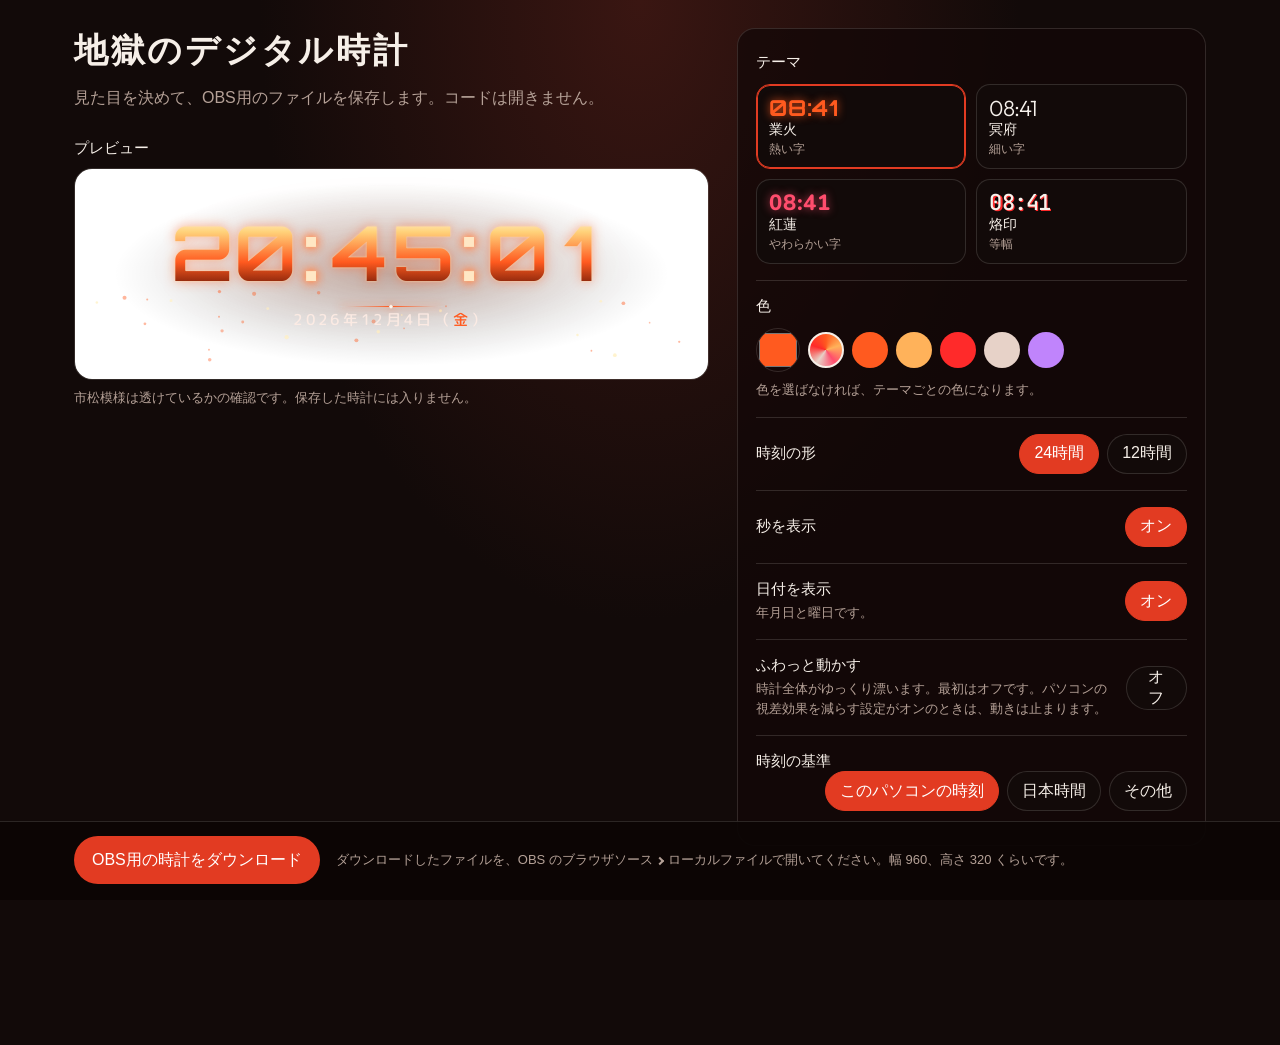
<file: 地獄のデジタル時計/デザインを変える.html>
<!doctype html>
<html lang="ja">
<head>
<meta charset="utf-8" />
<meta name="viewport" content="width=device-width, initial-scale=1" />
<title>地獄のデジタル時計</title>
<style>
@font-face {
  font-family: "Clock Orbitron";
  src: url("overlay/fonts/orbitron-700.woff2") format("woff2");
  font-weight: 700;
  font-display: swap;
}
@font-face {
  font-family: "Clock Outfit";
  src: url("overlay/fonts/outfit-300.woff2") format("woff2");
  font-weight: 300;
  font-display: swap;
}
@font-face {
  font-family: "Clock Nunito";
  src: url("overlay/fonts/nunito-800.woff2") format("woff2");
  font-weight: 800;
  font-display: swap;
}
@font-face {
  font-family: "Clock JetBrains";
  src: url("overlay/fonts/jetbrains-mono-500.woff2") format("woff2");
  font-weight: 500;
  font-display: swap;
}

:root {
  --ink: #120a09;
  --panel: #1c1210;
  --paper: #f6efe8;
  --mute: #b5a197;
  --line: rgba(246, 239, 232, 0.14);
  --persimmon: #e23b22;
  --persimmon-deep: #b42a16;
  color-scheme: dark;
}

* { box-sizing: border-box; }

html, body {
  margin: 0;
  min-height: 100%;
  background:
    radial-gradient(ellipse at 50% 0%, #3a1612, var(--ink) 42%);
  color: var(--paper);
  font-family: "Yu Gothic UI", Meiryo, sans-serif;
}

body {
  min-height: 100vh;
  display: flex;
  flex-direction: column;
}

.wrap {
  flex: 1 1 auto;
  width: 100%;
  max-width: 1180px;
  margin: 0 auto;
  overflow: auto;
  display: grid;
  grid-template-columns: minmax(0, 1.15fr) minmax(340px, 0.85fr);
  gap: 28px;
  align-items: start;
  padding: 28px 24px 120px;
}

.preview-col { min-width: 0; }

h1 {
  margin: 0;
  font-family: "Yu Mincho", "YuMincho", serif;
  font-size: 34px;
  font-weight: 700;
  letter-spacing: 0.08em;
}

.lead {
  margin: 10px 0 0;
  max-width: 40em;
  color: var(--mute);
  font-size: 16px;
  line-height: 1.7;
}

.preview-head {
  display: flex;
  justify-content: space-between;
  align-items: baseline;
  gap: 12px;
  margin: 28px 0 10px;
}

h2 {
  margin: 0;
  font-size: 15px;
  font-weight: 500;
}

.note {
  margin: 8px 0 0;
  color: var(--mute);
  font-size: 13px;
  line-height: 1.6;
}

.stage {
  position: relative;
  min-height: 200px;
  overflow: hidden;
  border: 1px solid var(--line);
  border-radius: 18px;
  aspect-ratio: 960 / 320;
}

.checker {
  position: absolute;
  inset: 0;
  background-color: #2a2422;
  background-image:
    linear-gradient(45deg, #1a1614 25%, transparent 25%),
    linear-gradient(-45deg, #1a1614 25%, transparent 25%),
    linear-gradient(45deg, transparent 75%, #1a1614 75%),
    linear-gradient(-45deg, transparent 75%, #1a1614 75%);
  background-size: 28px 28px;
  background-position: 0 0, 0 14px, 14px -14px, -14px 0;
}

iframe {
  position: absolute;
  inset: 0;
  width: 100%;
  height: 100%;
  border: 0;
  background: transparent;
}

.panel {
  border: 1px solid var(--line);
  border-radius: 18px;
  background: rgba(18, 8, 7, 0.72);
  padding: 8px 18px 18px;
}

.block { padding: 16px 0; border-top: 1px solid var(--line); }
.panel .block:first-child { border-top: 0; }

.cards {
  display: grid;
  grid-template-columns: 1fr 1fr;
  gap: 10px;
  margin-top: 12px;
}

.card {
  display: flex;
  flex-direction: column;
  align-items: flex-start;
  gap: 2px;
  padding: 12px 12px 10px;
  border: 1px solid var(--line);
  border-radius: 14px;
  background: var(--ink);
  color: var(--paper);
  cursor: pointer;
  text-align: left;
}

.card[aria-pressed="true"] {
  border-color: var(--persimmon);
  box-shadow: inset 0 0 0 1px var(--persimmon);
}

.sample {
  font-size: 22px;
  line-height: 1;
  letter-spacing: 0.04em;
}

.sample-blaze {
  font-family: "Clock Orbitron", sans-serif;
  font-weight: 700;
  color: #ff5a1f;
  text-shadow: 0 0 8px rgba(255, 90, 31, 0.8);
}
.sample-abyss {
  font-family: "Clock Outfit", sans-serif;
  font-weight: 300;
  letter-spacing: -0.04em;
  color: #f6f1ec;
}
.sample-guren {
  font-family: "Clock Nunito", sans-serif;
  font-weight: 800;
  color: #ff4d6d;
  text-shadow: 0 0 8px rgba(255, 77, 109, 0.65);
}
.sample-brand {
  font-family: "Clock JetBrains", monospace;
  font-weight: 500;
  letter-spacing: -0.04em;
  color: #f7f2ec;
  text-shadow: 0.06em 0.06em 0 #ff2a2a;
}

.card-name { font-size: 14px; }
.card-note { font-size: 12px; color: var(--mute); }

.row {
  display: flex;
  justify-content: space-between;
  align-items: center;
  gap: 16px;
  padding: 16px 0;
  border-top: 1px solid var(--line);
}

.row p {
  margin: 4px 0 0;
  color: var(--mute);
  font-size: 13px;
  line-height: 1.55;
  max-width: 28em;
}

.colors {
  display: flex;
  flex-wrap: wrap;
  gap: 8px;
  align-items: center;
  margin-top: 12px;
}

#picker {
  width: 44px;
  height: 44px;
  padding: 0;
  border: 1px solid var(--line);
  border-radius: 50%;
  background: transparent;
  cursor: pointer;
}

.seg { display: flex; gap: 8px; flex-wrap: wrap; justify-content: flex-end; }

.seg button, .toggle {
  min-height: 40px;
  padding: 0 14px;
  border: 1px solid var(--line);
  border-radius: 999px;
  background: var(--ink);
  color: var(--paper);
  font: inherit;
  cursor: pointer;
}

.seg button[aria-pressed="true"], .toggle[aria-pressed="true"] {
  border-color: var(--persimmon);
  background: var(--persimmon);
  color: #fff;
}

.swatch {
  width: 36px;
  height: 36px;
  border: 2px solid transparent;
  border-radius: 50%;
  cursor: pointer;
}

.swatch[aria-pressed="true"] { border-color: var(--paper); }

.swatch-theme {
  background: conic-gradient(#ff5a1f, #ffb25a, #ff4d6d, #e7d2c8, #ff2a2a, #ff5a1f);
}

.offset { display: none; margin-top: 8px; }
.offset.is-open { display: block; }
.offset label { display: block; margin-bottom: 6px; font-size: 14px; }

.offset input {
  width: 160px;
  height: 44px;
  padding: 0 12px;
  border: 1px solid var(--line);
  border-radius: 12px;
  background: var(--ink);
  color: var(--paper);
  font-size: 16px;
}

.error { color: #ff8d7a; font-size: 13px; }

.save-bar {
  position: sticky;
  bottom: 0;
  margin-top: auto;
  border-top: 1px solid var(--line);
  background: rgba(12, 6, 5, 0.94);
}

.save-inner {
  max-width: 1180px;
  margin: 0 auto;
  padding: 14px 24px 16px;
  display: flex;
  align-items: center;
  gap: 16px;
}

.save {
  flex: 0 0 auto;
  height: 48px;
  padding: 0 18px;
  border: 0;
  border-radius: 999px;
  background: var(--persimmon);
  color: white;
  font: inherit;
  cursor: pointer;
}

.save:hover { background: var(--persimmon-deep); }

.obs {
  margin: 0;
  color: var(--mute);
  font-size: 13px;
  line-height: 1.55;
}

.arrow {
  display: inline-block;
  width: 0.45em;
  height: 0.45em;
  margin: 0 0.35em;
  border-top: 2px solid currentColor;
  border-right: 2px solid currentColor;
  transform: rotate(45deg);
  vertical-align: 0.05em;
}

button:focus-visible, input:focus-visible {
  outline: 2px solid var(--persimmon);
  outline-offset: 2px;
}

@media (max-width: 800px) {
  .wrap { grid-template-columns: 1fr; padding: 20px 16px 120px; }
  .cards { grid-template-columns: 1fr 1fr; }
  h1 { font-size: 28px; }
  .row { align-items: flex-start; flex-direction: column; }
  .seg { justify-content: flex-start; }
  .save-inner { flex-direction: column; align-items: stretch; }
}
</style>
</head>
<body>
<div class="wrap">
  <div class="preview-col">
    <header>
      <h1>地獄のデジタル時計</h1>
      <p class="lead">見た目を決めて、OBS用のファイルを保存します。コードは開きません。</p>
    </header>
    <div class="preview-head">
      <h2>プレビュー</h2>
    </div>
    <div class="stage">
      <div class="checker"></div>
      <iframe id="preview" title="時計のプレビュー"></iframe>
    </div>
    <p class="note">市松模様は透けているかの確認です。保存した時計には入りません。</p>
  </div>

  <section class="panel">
    <div class="block">
      <h2>テーマ</h2>
      <div class="cards" role="radiogroup" aria-label="テーマ">
        <button type="button" class="card" data-theme="blaze" role="radio">
          <span class="sample sample-blaze">08:41</span>
          <span class="card-name">業火</span>
          <span class="card-note">熱い字</span>
        </button>
        <button type="button" class="card" data-theme="abyss" role="radio">
          <span class="sample sample-abyss">08:41</span>
          <span class="card-name">冥府</span>
          <span class="card-note">細い字</span>
        </button>
        <button type="button" class="card" data-theme="guren" role="radio">
          <span class="sample sample-guren">08:41</span>
          <span class="card-name">紅蓮</span>
          <span class="card-note">やわらかい字</span>
        </button>
        <button type="button" class="card" data-theme="brand" role="radio">
          <span class="sample sample-brand">08:41</span>
          <span class="card-name">烙印</span>
          <span class="card-note">等幅</span>
        </button>
      </div>
    </div>

    <div class="block">
      <h2>色</h2>
      <div class="colors">
        <input id="picker" type="color" aria-label="アクセントの色" value="#ff5a1f" />
        <button type="button" class="swatch swatch-theme" data-accent="" aria-label="テーマの色"></button>
        <button type="button" class="swatch" data-accent="#ff5a1f" style="background:#ff5a1f" aria-label="業火"></button>
        <button type="button" class="swatch" data-accent="#ffb25a" style="background:#ffb25a" aria-label="金"></button>
        <button type="button" class="swatch" data-accent="#ff2a2a" style="background:#ff2a2a" aria-label="紅"></button>
        <button type="button" class="swatch" data-accent="#e7d2c8" style="background:#e7d2c8" aria-label="骨白"></button>
        <button type="button" class="swatch" data-accent="#c084fc" style="background:#c084fc" aria-label="紫炎"></button>
      </div>
      <p class="note">色を選ばなければ、テーマごとの色になります。</p>
    </div>

    <div class="row">
      <div><h2>時刻の形</h2></div>
      <div class="seg" role="radiogroup" aria-label="時刻の形">
        <button type="button" data-hours="24" role="radio">24時間</button>
        <button type="button" data-hours="12" role="radio">12時間</button>
      </div>
    </div>

    <div class="row">
      <div><h2>秒を表示</h2></div>
      <button type="button" class="toggle" id="seconds" aria-pressed="true">オン</button>
    </div>

    <div class="row">
      <div>
        <h2>日付を表示</h2>
        <p>年月日と曜日です。</p>
      </div>
      <button type="button" class="toggle" id="date" aria-pressed="true">オン</button>
    </div>

    <div class="row">
      <div>
        <h2>ふわっと動かす</h2>
        <p>時計全体がゆっくり漂います。最初はオフです。パソコンの視差効果を減らす設定がオンのときは、動きは止まります。</p>
      </div>
      <button type="button" class="toggle" id="motion" aria-pressed="false">オフ</button>
    </div>

    <div class="block">
      <h2>時刻の基準</h2>
      <div class="seg" role="radiogroup" aria-label="時刻の基準">
        <button type="button" data-basis="local" role="radio">このパソコンの時刻</button>
        <button type="button" data-basis="japan" role="radio">日本時間</button>
        <button type="button" data-basis="other" role="radio">その他</button>
      </div>
      <div class="offset" id="offset-box">
        <label for="offset">協定世界時からの時差（時間）</label>
        <input id="offset" inputmode="decimal" autocomplete="off" value="9" />
        <p class="error" id="offset-error" hidden>時差は -12 から 14 の数字にしてください。</p>
      </div>
    </div>
  </section>
</div>
<div class="save-bar">
  <div class="save-inner">
    <button type="button" class="save" id="save">OBS用の時計をダウンロード</button>
    <p class="obs">ダウンロードしたファイルを、OBS のブラウザソース<span class="arrow" aria-hidden="true"></span>ローカルファイルで開いてください。幅 960、高さ 320 くらいです。</p>
  </div>
</div>
<script>
const CLOCK_CSS = "/* 地獄のデジタル時計\n   フォントは overlay/fonts に同梱（SIL Open Font License 1.1）。\n   ネットワークにはつながりません。 */\n\n@font-face {\n  font-family: \"Clock Orbitron\";\n  src: url(\"[data-uri]\") format(\"woff2\");\n  font-weight: 700;\n  font-style: normal;\n  font-display: block;\n}\n\n@font-face {\n  font-family: \"Clock Outfit\";\n  src: url(\"[data-uri]\") format(\"woff2\");\n  font-weight: 300;\n  font-style: normal;\n  font-display: block;\n}\n\n@font-face {\n  font-family: \"Clock Nunito\";\n  src: url(\"[data-uri]\") format(\"woff2\");\n  font-weight: 800;\n  font-style: normal;\n  font-display: block;\n}\n\n@font-face {\n  font-family: \"Clock JetBrains\";\n  src: url(\"[data-uri]\") format(\"woff2\");\n  font-weight: 500;\n  font-style: normal;\n  font-display: block;\n}\n\n@font-face {\n  font-family: \"Clock JP\";\n  src: url(\"[data-uri]\") format(\"woff2\");\n  font-weight: 500;\n  font-style: normal;\n  font-display: block;\n}\n\nhtml,\nbody {\n  height: 100%;\n  margin: 0;\n  background: transparent !important;\n  color-scheme: normal;\n  overflow: hidden;\n}\n\nbody {\n  user-select: none;\n  -webkit-font-smoothing: antialiased;\n}\n\n#embers {\n  position: absolute;\n  inset: 0;\n  width: 100%;\n  height: 100%;\n  z-index: 0;\n  pointer-events: none;\n}\n\n.clock {\n  position: relative;\n  box-sizing: border-box;\n  width: 100%;\n  height: 100%;\n  display: flex;\n  align-items: center;\n  justify-content: center;\n  padding: 5vh 4vw 6vh;\n  --accent: #ff5a1f;\n  --accent-rgb: 255, 90, 31;\n  --deep: 92, 24, 8;\n  --time-size: min(52vh, 15vw, 220px);\n  --roll-duration: 0.5s;\n  --roll-ease: cubic-bezier(0.22, 1, 0.36, 1);\n  background: radial-gradient(\n    ellipse at 50% 50%,\n    rgba(0, 0, 0, 0.28) 0%,\n    transparent 62%\n  );\n}\n\n.clock.has-date {\n  --time-size: min(36vh, 13.5vw, 180px);\n}\n\n.clock.has-period {\n  --time-size: min(44vh, 14vw, 200px);\n}\n\n.clock.has-date.has-period {\n  --time-size: min(30vh, 12vw, 156px);\n}\n\n.theme-blaze {\n  --accent: #ff5a1f;\n  --accent-rgb: 255, 90, 31;\n  --roll-duration: 0.52s;\n}\n\n.theme-abyss {\n  --accent: #e7d2c8;\n  --accent-rgb: 231, 210, 200;\n  --roll-duration: 0.42s;\n  background: radial-gradient(\n    ellipse at 50% 48%,\n    rgba(0, 0, 0, 0.46) 0%,\n    transparent 60%\n  );\n}\n\n.theme-guren {\n  --accent: #ff4d6d;\n  --accent-rgb: 255, 77, 109;\n  --roll-duration: 0.6s;\n  --roll-ease: cubic-bezier(0.16, 1, 0.3, 1);\n}\n\n.theme-brand {\n  --accent: #ff2a2a;\n  --accent-rgb: 255, 42, 42;\n  --roll-duration: 0.26s;\n  --roll-ease: cubic-bezier(0.2, 0.7, 0.2, 1);\n  background: radial-gradient(\n    ellipse at 50% 50%,\n    rgba(20, 0, 0, 0.42) 0%,\n    transparent 58%\n  );\n}\n\n.clock-float {\n  position: relative;\n  z-index: 1;\n  font-size: var(--time-size);\n  text-align: center;\n  line-height: 1;\n}\n\n.clock.is-motion .clock-float {\n  animation: clock-drift 18s ease-in-out infinite;\n}\n\n@keyframes clock-drift {\n  0% { transform: translate3d(0, 0, 0); }\n  28% { transform: translate3d(6px, -5px, 0); }\n  54% { transform: translate3d(-2px, -11px, 0); }\n  76% { transform: translate3d(-7px, -3px, 0); }\n  100% { transform: translate3d(0, 0, 0); }\n}\n\n.theme-blaze .clock-float::after,\n.theme-guren .clock-float::after {\n  content: \"\";\n  position: absolute;\n  left: 50%;\n  top: 42%;\n  z-index: 0;\n  width: 150%;\n  height: 170%;\n  transform: translate(-50%, -50%);\n  background: radial-gradient(\n    closest-side,\n    rgba(var(--accent-rgb), 0.18),\n    rgba(var(--accent-rgb), 0) 70%\n  );\n  filter: blur(16px);\n  pointer-events: none;\n}\n\n.period,\n.time,\n.date,\n.tick {\n  position: relative;\n  z-index: 1;\n}\n\n.period,\n.date {\n  margin: 0;\n  font-family: \"Clock JP\", \"Yu Gothic UI\", Meiryo, sans-serif;\n  font-weight: 500;\n  letter-spacing: 0.22em;\n  line-height: 1.4;\n  color: rgba(255, 236, 228, 0.86);\n}\n\n.period {\n  margin-bottom: 0.22em;\n  font-size: 0.2em;\n}\n\n.date {\n  margin-top: 0.16em;\n  font-size: 0.2em;\n}\n\n.period[hidden],\n.date[hidden] {\n  display: none !important;\n}\n\n.time {\n  display: flex;\n  align-items: center;\n  justify-content: center;\n  font-variant-ligatures: none;\n  font-variant-numeric: tabular-nums;\n  line-height: 1;\n}\n\n.theme-blaze .time {\n  font-family: \"Clock Orbitron\", sans-serif;\n  font-weight: 700;\n  letter-spacing: 0.03em;\n  filter: drop-shadow(0 0 1px rgba(255, 220, 170, 0.9))\n    drop-shadow(0 0 6px rgba(var(--accent-rgb), 0.45));\n}\n\n.theme-blaze .digit-face {\n  background: linear-gradient(\n    180deg,\n    #fff8e6 0%,\n    #ffd27a 22%,\n    rgb(var(--accent-rgb)) 62%,\n    rgb(var(--deep)) 100%\n  );\n  -webkit-background-clip: text;\n  background-clip: text;\n  color: transparent;\n}\n\n.theme-abyss .time {\n  font-family: \"Clock Outfit\", sans-serif;\n  font-weight: 300;\n  letter-spacing: -0.04em;\n  color: #f6f1ec;\n  filter: drop-shadow(0 0 12px rgba(var(--accent-rgb), 0.35))\n    drop-shadow(0 10px 16px rgba(0, 0, 0, 0.45));\n}\n\n.theme-guren .time {\n  font-family: \"Clock Nunito\", sans-serif;\n  font-weight: 800;\n  letter-spacing: 0.01em;\n  filter: drop-shadow(0 0 6px rgba(var(--accent-rgb), 0.4));\n}\n\n.theme-guren .digit-face {\n  background: linear-gradient(180deg, #fff 0%, #ffd5df 34%, rgb(var(--accent-rgb)) 100%);\n  -webkit-background-clip: text;\n  background-clip: text;\n  color: transparent;\n}\n\n.theme-brand .time {\n  font-family: \"Clock JetBrains\", ui-monospace, monospace;\n  font-weight: 500;\n  letter-spacing: -0.04em;\n  color: #f7f2ec;\n  filter: drop-shadow(0.055em 0.055em 0 rgb(var(--accent-rgb)));\n}\n\n.weekday {\n  color: rgb(var(--accent-rgb));\n}\n\n.tick {\n  width: 1.35em;\n  height: 1px;\n  margin: 0.2em auto 0;\n  background: linear-gradient(\n    90deg,\n    transparent,\n    rgba(var(--accent-rgb), 0.15) 12%,\n    rgb(var(--accent-rgb)) 50%,\n    rgba(var(--accent-rgb), 0.15) 88%,\n    transparent\n  );\n  box-shadow: 0 0 8px rgba(var(--accent-rgb), 0.85);\n}\n\n.tick::before {\n  content: \"\";\n  position: absolute;\n  left: 50%;\n  top: 50%;\n  width: 0.045em;\n  height: 0.045em;\n  transform: translate(-50%, -50%) rotate(45deg);\n  background: #fff6ea;\n  box-shadow: 0 0 8px rgb(var(--accent-rgb));\n}\n\n.theme-brand .tick {\n  width: 0.72em;\n  height: 0.02em;\n  border-radius: 0;\n  box-shadow: none;\n  background: rgb(var(--accent-rgb));\n}\n\n.theme-brand .tick::before { display: none; }\n\n.digit {\n  display: inline-block;\n  width: 1ch;\n  text-align: center;\n}\n\n.digit-window {\n  display: block;\n  height: 1em;\n  overflow: hidden;\n}\n\n.digit-strip {\n  display: flex;\n  flex-direction: column;\n  transition-property: transform;\n  transition-duration: var(--roll-duration);\n  transition-timing-function: var(--roll-ease);\n  will-change: transform;\n}\n\n.digit-face {\n  display: grid;\n  height: 1em;\n  place-items: center;\n  line-height: 1;\n}\n\n.colon {\n  display: inline-flex;\n  align-items: center;\n  justify-content: center;\n  width: 0.42em;\n  height: 1em;\n  color: #ffe7c4;\n  text-shadow: 0 0 8px rgba(var(--accent-rgb), 0.95);\n  animation: colon-pulse 2.4s ease-in-out infinite;\n}\n\n.theme-abyss .colon {\n  color: #f6f1ec;\n  opacity: 0.8;\n  animation-duration: 3.4s;\n}\n\n.theme-guren .colon { color: #fff; }\n\n.theme-brand .colon {\n  color: #f7f2ec;\n  text-shadow: none;\n  animation-duration: 1.8s;\n}\n\n@keyframes colon-pulse {\n  0%, 100% { opacity: 1; transform: scale(1); }\n  50% { opacity: 0.45; transform: scale(0.96); }\n}\n\n.sr-only {\n  position: absolute;\n  width: 1px;\n  height: 1px;\n  padding: 0;\n  margin: -1px;\n  overflow: hidden;\n  clip: rect(0, 0, 0, 0);\n  white-space: nowrap;\n  border: 0;\n}\n\n@media (prefers-reduced-motion: reduce) {\n  .clock.is-motion .clock-float,\n  .colon {\n    animation: none !important;\n    opacity: 1;\n    transform: none;\n  }\n\n  .digit-strip {\n    transition: none !important;\n  }\n}\n";
const CLOCK_JS = "/* ============================================================\n   地獄のデジタル時計 — 初期設定\n\n   ローカルファイルとして OBS に入れるときは、この CONFIG を編集します。\n   URL にクエリがあるときは、クエリがここより優先されます。\n\n   theme    blaze | abyss | guren | brand\n   hours    12 | 24\n   seconds  true で秒を表示 / false で隠す\n   date     true で日付と曜日 / false で隠す\n   motion   true で時計全体がゆっくり浮く。既定は false\n   accent   \"\" または \"#ff5a1f\"。空ならテーマの色\n   offset   null ならこの PC のローカル時刻。数値は UTC からの時間（日本は 9）\n\n   クエリの例:\n   ?theme=abyss&hours=24&seconds=1&date=1&motion=0&accent=ffb25a&offset=9\n   ============================================================ */\nconst CONFIG = __CONFIG__;\n\n/* ここから下は、通常はいじらなくて大丈夫です。 */\n\nconst THEME_IDS = [\"blaze\", \"abyss\", \"guren\", \"brand\"];\nconst THEME_ACCENTS = {\n  blaze: \"#ff5a1f\",\n  abyss: \"#e7d2c8\",\n  guren: \"#ff4d6d\",\n  brand: \"#ff2a2a\",\n};\nconst WEEKDAYS = [\"日\", \"月\", \"火\", \"水\", \"木\", \"金\", \"土\"];\n\nconst clock = document.getElementById(\"clock\");\nconst periodEl = document.getElementById(\"period\");\nconst timeEl = document.getElementById(\"time\");\nconst dateEl = document.getElementById(\"date\");\nconst spokenEl = document.getElementById(\"spoken\");\nconst canvas = document.getElementById(\"embers\");\nconst ctx = canvas ? canvas.getContext(\"2d\", { alpha: true }) : null;\nconst rollTimers = new Map();\nconst motes = [];\n\nlet state = normalize(readQuery(location.search), CONFIG);\nlet lastDateKey = \"\";\nlet lastSpokenKey = \"\";\nlet reduceMotion = window.matchMedia(\"(prefers-reduced-motion: reduce)\").matches;\n\nfunction readQuery(search) {\n  const params = new URLSearchParams(search);\n  const input = {};\n  if (params.has(\"theme\")) input.theme = params.get(\"theme\");\n  if (params.has(\"hours\")) input.hours = params.get(\"hours\");\n  if (params.has(\"seconds\")) input.seconds = params.get(\"seconds\");\n  if (params.has(\"date\")) input.date = params.get(\"date\");\n  if (params.has(\"motion\")) input.motion = params.get(\"motion\");\n  if (params.has(\"accent\")) input.accent = params.get(\"accent\");\n  if (params.has(\"offset\")) input.offset = params.get(\"offset\");\n  return input;\n}\n\nfunction themeFrom(value, fallback) {\n  const name = String(value || \"\").toLowerCase();\n  if (THEME_IDS.indexOf(name) !== -1) return name;\n  if (THEME_IDS.indexOf(fallback) !== -1) return fallback;\n  return \"blaze\";\n}\n\nfunction hoursFrom(value, fallback) {\n  const hours = Number(value);\n  if (hours === 12 || hours === 24) return hours;\n  return fallback === 12 ? 12 : 24;\n}\n\nfunction boolFrom(value, fallback) {\n  if (typeof value === \"boolean\") return value;\n  if (value == null || value === \"\") return fallback;\n  const text = String(value).toLowerCase();\n  if (text === \"1\" || text === \"true\" || text === \"yes\" || text === \"on\") return true;\n  if (text === \"0\" || text === \"false\" || text === \"no\" || text === \"off\") return false;\n  return fallback;\n}\n\nfunction accentFrom(value) {\n  if (value == null || String(value).trim() === \"\") return \"\";\n  let hex = String(value).trim();\n  if (hex.charAt(0) === \"#\") hex = hex.slice(1);\n  if (/^[0-9a-fA-F]{3}$/.test(hex)) {\n    hex = hex\n      .split(\"\")\n      .map(function (char) {\n        return char + char;\n      })\n      .join(\"\");\n  }\n  if (!/^[0-9a-fA-F]{6}$/.test(hex)) return \"\";\n  return \"#\" + hex.toLowerCase();\n}\n\nfunction offsetFrom(value, fallback) {\n  if (value === undefined) return fallback;\n  if (value === null || value === \"\") return null;\n  const offset = typeof value === \"number\" ? value : Number(String(value).trim());\n  if (!Number.isFinite(offset) || offset < -12 || offset > 14) return fallback;\n  return Math.round(offset * 100) / 100;\n}\n\nfunction normalize(input, fallback) {\n  return {\n    theme: themeFrom(input.theme, fallback.theme),\n    hours: hoursFrom(input.hours, fallback.hours),\n    seconds: boolFrom(input.seconds, fallback.seconds),\n    date: boolFrom(input.date, fallback.date),\n    motion: boolFrom(input.motion, fallback.motion),\n    accent: Object.prototype.hasOwnProperty.call(input, \"accent\")\n      ? accentFrom(input.accent)\n      : fallback.accent || \"\",\n    offset: offsetFrom(input.offset, fallback.offset),\n  };\n}\n\nfunction hexToRgb(hex) {\n  const value = parseInt(hex.slice(1), 16);\n  return {\n    r: (value >> 16) & 255,\n    g: (value >> 8) & 255,\n    b: value & 255,\n  };\n}\n\nfunction clockDate(offset) {\n  const now = new Date();\n  if (offset === null || offset === undefined || Number.isNaN(offset)) return now;\n  const utc = now.getTime() + now.getTimezoneOffset() * 60000;\n  return new Date(utc + offset * 60 * 60 * 1000);\n}\n\nfunction partsOf(date, current) {\n  let hours = date.getHours();\n  let period = \"\";\n  if (current.hours === 12) {\n    period = hours < 12 ? \"午前\" : \"午後\";\n    hours = hours % 12;\n    if (hours === 0) hours = 12;\n  }\n  const hh = String(hours).padStart(2, \"0\");\n  const mm = String(date.getMinutes()).padStart(2, \"0\");\n  const ss = String(date.getSeconds()).padStart(2, \"0\");\n  return {\n    period: period,\n    core: current.seconds ? hh + \":\" + mm + \":\" + ss : hh + \":\" + mm,\n  };\n}\n\nfunction face(char) {\n  const node = document.createElement(\"span\");\n  node.className = \"digit-face\";\n  node.textContent = char;\n  return node;\n}\n\nfunction createDigit(char) {\n  const digit = document.createElement(\"span\");\n  digit.className = \"digit\";\n  digit.dataset.value = char;\n  const windowEl = document.createElement(\"span\");\n  windowEl.className = \"digit-window\";\n  const strip = document.createElement(\"span\");\n  strip.className = \"digit-strip\";\n  strip.appendChild(face(char));\n  windowEl.appendChild(strip);\n  digit.appendChild(windowEl);\n  return digit;\n}\n\nfunction createColon() {\n  const colon = document.createElement(\"span\");\n  colon.className = \"colon\";\n  colon.dataset.kind = \"colon\";\n  colon.textContent = \":\";\n  return colon;\n}\n\nfunction settleDigit(digit, strip, char) {\n  const timer = rollTimers.get(digit);\n  if (timer) {\n    clearTimeout(timer);\n    rollTimers.delete(digit);\n  }\n  strip.replaceChildren(face(char));\n  strip.style.transition = \"none\";\n  strip.style.transform = \"translateY(0)\";\n  strip.classList.remove(\"is-rolling\");\n}\n\nfunction setDigit(digit, next, animate) {\n  const prev = digit.dataset.value || next;\n  if (prev === next && digit.querySelector(\".digit-face\")) return;\n  digit.dataset.value = next;\n  const strip = digit.querySelector(\".digit-strip\");\n  if (!strip) return;\n  if (!animate || prev === next) {\n    settleDigit(digit, strip, next);\n    return;\n  }\n\n  const pending = rollTimers.get(digit);\n  if (pending) clearTimeout(pending);\n\n  strip.replaceChildren(face(prev), face(next));\n  strip.style.transition = \"none\";\n  strip.style.transform = \"translateY(0)\";\n  strip.classList.remove(\"is-rolling\");\n  void strip.offsetWidth;\n  strip.style.transition = \"\";\n  strip.classList.add(\"is-rolling\");\n  strip.style.transform = \"translateY(-50%)\";\n\n  let settled = false;\n  const done = function (event) {\n    if (settled) return;\n    if (event && event.propertyName && event.propertyName !== \"transform\") return;\n    settled = true;\n    strip.removeEventListener(\"transitionend\", done);\n    settleDigit(digit, strip, next);\n  };\n  strip.addEventListener(\"transitionend\", done);\n  rollTimers.set(\n    digit,\n    setTimeout(function () {\n      done(null);\n    }, 800),\n  );\n}\n\nfunction syncTime(text, animate) {\n  const chars = text.split(\"\");\n  const sameShape =\n    timeEl.childElementCount === chars.length &&\n    chars.every(function (char, index) {\n      const child = timeEl.children[index];\n      if (char === \":\") return child.dataset.kind === \"colon\";\n      return child.classList.contains(\"digit\");\n    });\n\n  if (!sameShape) {\n    const fragment = document.createDocumentFragment();\n    chars.forEach(function (char) {\n      fragment.appendChild(char === \":\" ? createColon() : createDigit(char));\n    });\n    timeEl.replaceChildren(fragment);\n    return;\n  }\n\n  chars.forEach(function (char, index) {\n    if (char === \":\") return;\n    setDigit(timeEl.children[index], char, animate);\n  });\n}\n\nfunction paintDate(date) {\n  const weekday = WEEKDAYS[date.getDay()];\n  const mark = document.createElement(\"span\");\n  mark.className = \"weekday\";\n  mark.textContent = weekday;\n  dateEl.replaceChildren(\n    document.createTextNode(\n      date.getFullYear() + \"年\" + (date.getMonth() + 1) + \"月\" + date.getDate() + \"日（\",\n    ),\n    mark,\n    document.createTextNode(\"）\"),\n  );\n}\n\nfunction spokenLabel(date, current, parts) {\n  const weekday = WEEKDAYS[date.getDay()];\n  let hours = date.getHours();\n  let prefix = \"\";\n  if (current.hours === 12) {\n    prefix = parts.period;\n    hours = hours % 12 || 12;\n  }\n  const timeText = prefix + hours + \"時\" + date.getMinutes() + \"分\";\n  if (!current.date) return timeText;\n  return (\n    date.getFullYear() +\n    \"年\" +\n    (date.getMonth() + 1) +\n    \"月\" +\n    date.getDate() +\n    \"日 \" +\n    weekday +\n    \"曜日 \" +\n    timeText\n  );\n}\n\nfunction render(animate) {\n  const date = clockDate(state.offset);\n  const accent = state.accent || THEME_ACCENTS[state.theme];\n  const rgb = hexToRgb(accent);\n  const classNames = [\"clock\", \"theme-\" + state.theme];\n  if (state.date) classNames.push(\"has-date\");\n  if (state.hours === 12) classNames.push(\"has-period\");\n  if (state.motion) classNames.push(\"is-motion\");\n  clock.className = classNames.join(\" \");\n  clock.style.setProperty(\"--accent\", accent);\n  clock.style.setProperty(\"--accent-rgb\", rgb.r + \", \" + rgb.g + \", \" + rgb.b);\n  clock.style.setProperty(\n    \"--deep\",\n    Math.round(rgb.r * 0.38) + \", \" + Math.round(rgb.g * 0.22) + \", \" + Math.round(rgb.b * 0.16),\n  );\n\n  const parts = partsOf(date, state);\n  periodEl.hidden = state.hours !== 12;\n  if (state.hours === 12 && periodEl.textContent !== parts.period) {\n    periodEl.textContent = parts.period;\n  }\n\n  dateEl.hidden = !state.date;\n  if (state.date) {\n    const dateKey = date.getFullYear() + \"-\" + date.getMonth() + \"-\" + date.getDate();\n    if (dateKey !== lastDateKey) {\n      lastDateKey = dateKey;\n      paintDate(date);\n    }\n  }\n\n  syncTime(parts.core, animate && !reduceMotion);\n\n  const spokenKey = [\n    date.getFullYear(),\n    date.getMonth(),\n    date.getDate(),\n    date.getHours(),\n    date.getMinutes(),\n    state.hours,\n    state.date ? \"1\" : \"0\",\n  ].join(\"-\");\n  if (spokenKey !== lastSpokenKey) {\n    lastSpokenKey = spokenKey;\n    spokenEl.textContent = spokenLabel(date, state, parts);\n  }\n}\n\nfunction tick() {\n  render(true);\n  schedule();\n}\n\nfunction schedule() {\n  const delay = 1000 - (Date.now() % 1000) + 30;\n  window.setTimeout(tick, delay);\n}\n\nfunction moteBudget() {\n  if (!ctx || reduceMotion) return 0;\n  if (state.theme === \"brand\") return 0;\n  if (state.theme === \"abyss\") return 12;\n  if (state.theme === \"guren\") return 18;\n  return 30;\n}\n\nfunction resizeEmbers() {\n  if (!ctx) return;\n  const ratio = Math.min(window.devicePixelRatio || 1, 2);\n  const width = window.innerWidth;\n  const height = window.innerHeight;\n  canvas.width = Math.max(1, Math.round(width * ratio));\n  canvas.height = Math.max(1, Math.round(height * ratio));\n  canvas.style.width = width + \"px\";\n  canvas.style.height = height + \"px\";\n  ctx.setTransform(ratio, 0, 0, ratio, 0, 0);\n}\n\nfunction spawnMote(width, height) {\n  const accent = state.accent || THEME_ACCENTS[state.theme];\n  const rgb = hexToRgb(accent);\n  const edge = Math.random() < 0.62;\n  const x = edge\n    ? Math.random() < 0.5\n      ? Math.random() * width * 0.3\n      : width * 0.7 + Math.random() * width * 0.3\n    : width * 0.2 + Math.random() * width * 0.6;\n  motes.push({\n    x: x,\n    y: height * (0.62 + Math.random() * 0.36),\n    vx: (Math.random() - 0.5) * 0.2,\n    vy: -0.15 - Math.random() * 0.38,\n    rad: 0.7 + Math.random() * 1.4,\n    life: 1,\n    decay: 0.0022 + Math.random() * 0.0035,\n    hot: Math.random() > 0.78,\n    rgb: rgb,\n    wobble: Math.random() * Math.PI * 2,\n  });\n}\n\nfunction drawEmbers() {\n  if (!ctx) return;\n  const width = window.innerWidth;\n  const height = window.innerHeight;\n  ctx.clearRect(0, 0, width, height);\n  const budget = moteBudget();\n  while (motes.length > budget) motes.pop();\n  if (motes.length < budget && width > 0) spawnMote(width, height);\n  for (let i = motes.length - 1; i >= 0; i--) {\n    const mote = motes[i];\n    mote.wobble += 0.04;\n    mote.x += mote.vx + Math.sin(mote.wobble) * 0.08;\n    mote.y += mote.vy;\n    mote.life -= mote.decay;\n    if (mote.life <= 0 || mote.y < height * 0.12) {\n      motes.splice(i, 1);\n      continue;\n    }\n    ctx.globalAlpha = Math.max(mote.life, 0) * (mote.hot ? 0.9 : 0.5);\n    ctx.fillStyle = mote.hot\n      ? \"#fff1c4\"\n      : \"rgb(\" + mote.rgb.r + \",\" + mote.rgb.g + \",\" + mote.rgb.b + \")\";\n    ctx.beginPath();\n    ctx.arc(mote.x, mote.y, mote.rad, 0, Math.PI * 2);\n    ctx.fill();\n  }\n  ctx.globalAlpha = 1;\n}\n\nfunction emberLoop() {\n  window.requestAnimationFrame(emberLoop);\n  if (document.hidden) return;\n  drawEmbers();\n}\n\nwindow.addEventListener(\"message\", function (event) {\n  if (event.origin !== location.origin) return;\n  const data = event.data;\n  if (!data || data.type !== \"hell-clock\") return;\n  state = normalize(\n    {\n      theme: data.theme,\n      hours: data.hours,\n      seconds: data.seconds,\n      date: data.date,\n      motion: data.motion,\n      accent: data.accent,\n      offset: data.offset,\n    },\n    state,\n  );\n  render(false);\n});\n\nconst motionQuery = window.matchMedia(\"(prefers-reduced-motion: reduce)\");\nconst onMotionChange = function () {\n  reduceMotion = motionQuery.matches;\n  render(false);\n};\nif (typeof motionQuery.addEventListener === \"function\") {\n  motionQuery.addEventListener(\"change\", onMotionChange);\n} else if (typeof motionQuery.addListener === \"function\") {\n  motionQuery.addListener(onMotionChange);\n}\n\nwindow.addEventListener(\"resize\", resizeEmbers);\nresizeEmbers();\nrender(false);\nschedule();\nemberLoop();\n";
(function () {
  var THEMES = ["blaze", "abyss", "guren", "brand"];
  var THEME_ACCENTS = {
    blaze: "#ff5a1f",
    abyss: "#e7d2c8",
    guren: "#ff4d6d",
    brand: "#ff2a2a",
  };
  var STORAGE_KEY = "hell-clock-design";

  var state = {
    theme: "blaze",
    hours: 24,
    seconds: true,
    date: true,
    motion: false,
    accent: "",
    basis: "local",
    offsetText: "9",
  };
  var lastPreviewKey = "";
  var previewTimer = 0;

  function $(id) { return document.getElementById(id); }

  function readStore() {
    try {
      var raw = localStorage.getItem(STORAGE_KEY);
      if (!raw) return;
      var saved = JSON.parse(raw);
      if (THEMES.indexOf(saved.theme) !== -1) state.theme = saved.theme;
      if (saved.hours === 12 || saved.hours === 24) state.hours = saved.hours;
      if (typeof saved.seconds === "boolean") state.seconds = saved.seconds;
      if (typeof saved.date === "boolean") state.date = saved.date;
      if (typeof saved.motion === "boolean") state.motion = saved.motion;
      if (typeof saved.accent === "string" && (/^#[0-9a-fA-F]{6}$/.test(saved.accent) || saved.accent === "")) {
        state.accent = saved.accent.toLowerCase();
      }
      if (saved.basis === "local" || saved.basis === "japan" || saved.basis === "other") state.basis = saved.basis;
      if (typeof saved.offsetText === "string") state.offsetText = saved.offsetText;
    } catch (error) {}
  }

  function writeStore() {
    try { localStorage.setItem(STORAGE_KEY, JSON.stringify(state)); } catch (error) {}
  }

  function parseOffset(text) {
    var trimmed = String(text || "").trim().replace(/−/g, "-");
    if (!/^-?\d+(\.\d+)?$/.test(trimmed)) return null;
    var value = Number(trimmed);
    if (!isFinite(value) || value < -12 || value > 14) return null;
    return Math.round(value * 100) / 100;
  }

  function toConfig() {
    var offset = null;
    if (state.basis === "japan") offset = 9;
    if (state.basis === "other") {
      var parsed = parseOffset(state.offsetText);
      if (parsed === null) return null;
      offset = parsed;
    }
    return {
      theme: state.theme,
      hours: state.hours,
      seconds: state.seconds,
      date: state.date,
      motion: state.motion,
      accent: state.accent,
      offset: offset,
    };
  }

  function buildClockHtml(config) {
    var js = CLOCK_JS.replace("__CONFIG__", JSON.stringify(config)).replace(/<\//g, "<\\/");
    return (
      "<!doctype html><html lang=\"ja\"><head><meta charset=\"utf-8\">" +
      "<title>地獄のデジタル時計</title><style>" +
      "html,body{background:transparent!important;margin:0}" +
      CLOCK_CSS +
      "</style></head><body>" +
      "<main id=\"clock\" class=\"clock theme-blaze\" aria-hidden=\"true\">" +
      "<canvas id=\"embers\" aria-hidden=\"true\"></canvas>" +
      "<div class=\"clock-float\" id=\"float\">" +
      "<p class=\"period\" id=\"period\" hidden></p>" +
      "<div class=\"time\" id=\"time\"></div>" +
      "<div class=\"tick\" aria-hidden=\"true\"></div>" +
      "<p class=\"date\" id=\"date\" hidden></p>" +
      "</div></main>" +
      "<p class=\"sr-only\" id=\"spoken\" aria-live=\"polite\"></p>" +
      "<script>" + js + "<\/script></body></html>"
    );
  }

  function paint() {
    var cards = document.querySelectorAll("[data-theme]");
    for (var i = 0; i < cards.length; i++) {
      cards[i].setAttribute("aria-pressed", cards[i].getAttribute("data-theme") === state.theme ? "true" : "false");
    }
    var hours = document.querySelectorAll("[data-hours]");
    for (var h = 0; h < hours.length; h++) {
      hours[h].setAttribute("aria-pressed", Number(hours[h].getAttribute("data-hours")) === state.hours ? "true" : "false");
    }
    var basis = document.querySelectorAll("[data-basis]");
    for (var b = 0; b < basis.length; b++) {
      basis[b].setAttribute("aria-pressed", basis[b].getAttribute("data-basis") === state.basis ? "true" : "false");
    }
    $("seconds").setAttribute("aria-pressed", state.seconds ? "true" : "false");
    $("seconds").textContent = state.seconds ? "オン" : "オフ";
    $("date").setAttribute("aria-pressed", state.date ? "true" : "false");
    $("date").textContent = state.date ? "オン" : "オフ";
    $("motion").setAttribute("aria-pressed", state.motion ? "true" : "false");
    $("motion").textContent = state.motion ? "オン" : "オフ";
    $("picker").value = state.accent || THEME_ACCENTS[state.theme];
    var swatches = document.querySelectorAll("[data-accent]");
    for (var s = 0; s < swatches.length; s++) {
      swatches[s].setAttribute("aria-pressed", swatches[s].getAttribute("data-accent").toLowerCase() === state.accent ? "true" : "false");
    }
    $("offset-box").className = state.basis === "other" ? "offset is-open" : "offset";
    if (document.activeElement !== $("offset")) $("offset").value = state.offsetText;
    var invalid = state.basis === "other" && parseOffset(state.offsetText) === null;
    $("offset-error").hidden = !invalid;
    $("offset").setAttribute("aria-invalid", invalid ? "true" : "false");
  }

  function schedulePreview() {
    window.clearTimeout(previewTimer);
    previewTimer = window.setTimeout(renderPreview, 80);
  }

  function renderPreview() {
    var config = toConfig();
    if (!config) return;
    var key = JSON.stringify(config);
    if (key === lastPreviewKey) return;
    lastPreviewKey = key;
    $("preview").srcdoc = buildClockHtml(config);
  }

  function download() {
    var config = toConfig();
    if (!config) {
      $("offset").focus();
      return;
    }
    var html = buildClockHtml(config);
    var blob = new Blob([html], { type: "text/html" });
    var url = URL.createObjectURL(blob);
    var link = document.createElement("a");
    link.href = url;
    link.download = "地獄のデジタル時計.html";
    document.body.appendChild(link);
    link.click();
    link.remove();
    window.setTimeout(function () { URL.revokeObjectURL(url); }, 1000);
    var button = $("save");
    button.textContent = "保存しました";
    window.setTimeout(function () { button.textContent = "OBS用の時計をダウンロード"; }, 1800);
  }

  readStore();
  paint();
  renderPreview();

  document.querySelectorAll("[data-theme]").forEach(function (button) {
    button.addEventListener("click", function () {
      state.theme = button.getAttribute("data-theme");
      writeStore();
      paint();
      schedulePreview();
    });
  });
  document.querySelectorAll("[data-hours]").forEach(function (button) {
    button.addEventListener("click", function () {
      state.hours = Number(button.getAttribute("data-hours"));
      writeStore();
      paint();
      schedulePreview();
    });
  });
  document.querySelectorAll("[data-basis]").forEach(function (button) {
    button.addEventListener("click", function () {
      state.basis = button.getAttribute("data-basis");
      writeStore();
      paint();
      schedulePreview();
    });
  });
  document.querySelectorAll("[data-accent]").forEach(function (button) {
    button.addEventListener("click", function () {
      state.accent = button.getAttribute("data-accent").toLowerCase();
      writeStore();
      paint();
      schedulePreview();
    });
  });
  $("picker").addEventListener("input", function (event) {
    state.accent = event.target.value.toLowerCase();
    writeStore();
    paint();
    schedulePreview();
  });
  $("seconds").addEventListener("click", function () {
    state.seconds = !state.seconds;
    writeStore();
    paint();
    schedulePreview();
  });
  $("date").addEventListener("click", function () {
    state.date = !state.date;
    writeStore();
    paint();
    schedulePreview();
  });
  $("motion").addEventListener("click", function () {
    state.motion = !state.motion;
    writeStore();
    paint();
    schedulePreview();
  });
  $("offset").addEventListener("input", function (event) {
    state.offsetText = event.target.value;
    writeStore();
    paint();
    schedulePreview();
  });
  $("save").addEventListener("click", download);
})();
</script>
</body>
</html>
</file>
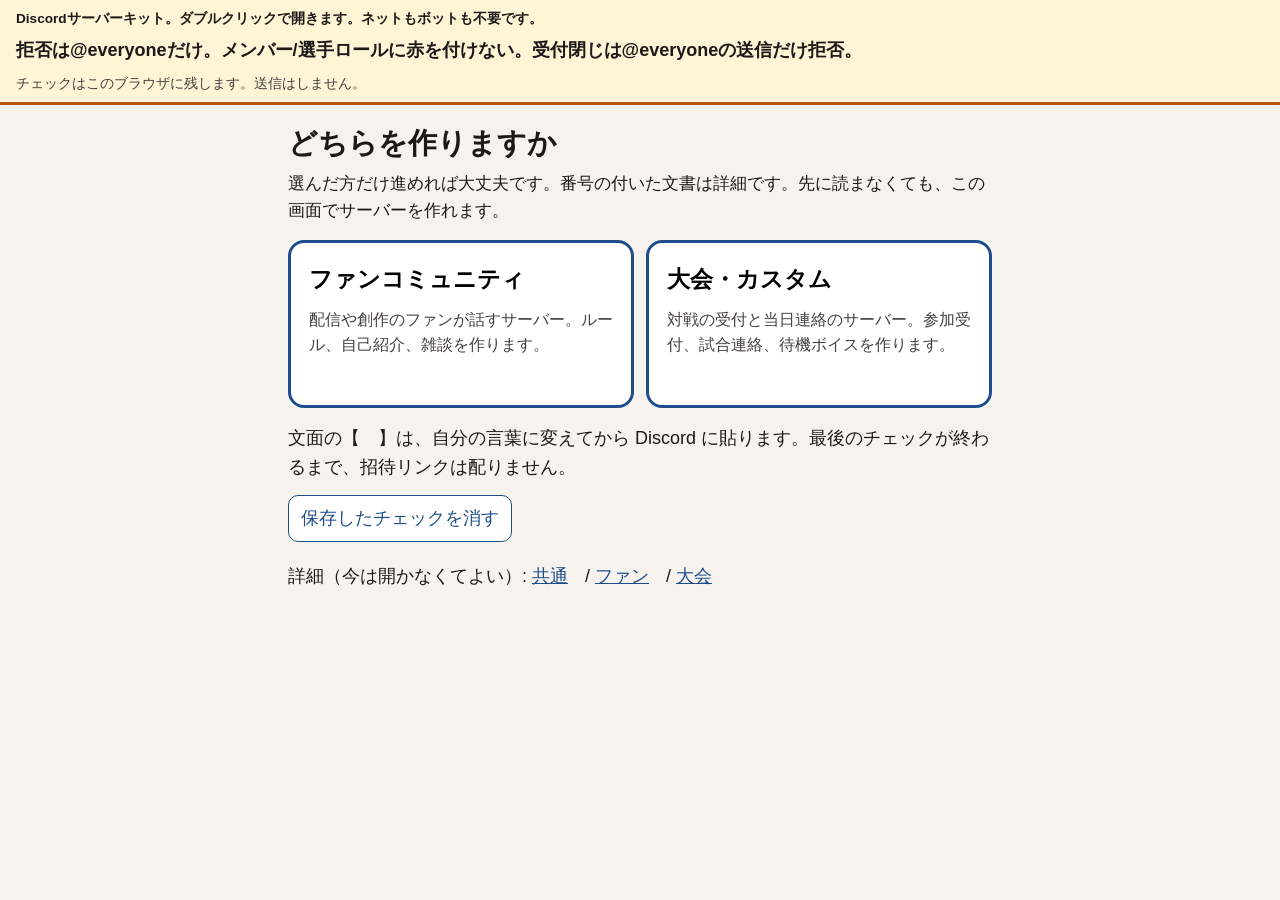
<file: products/discord-server-kit/はじめての人へ.html>
<!DOCTYPE html>
<html lang="ja">
<head>
  <meta charset="utf-8">
  <meta name="viewport" content="width=device-width, initial-scale=1">
  <title>はじめての人へ — Discordサーバーキット</title>
  <style>
    :root {
      color-scheme: light;
      --ink: #1c1917;
      --muted: #44403c;
      --line: #d6d3d1;
      --paper: #f6f3ee;
      --card: #fff;
      --accent: #1d4e89;
      --accent-ink: #fff;
      --warn: #fff4d6;
      --warn-line: #b45309;
      --ok: #14532d;
      --ok-bg: #ecfdf3;
    }
    * { box-sizing: border-box; }
    body {
      margin: 0;
      color: var(--ink);
      background: var(--paper);
      font-family: "Hiragino Sans", "Hiragino Kaku Gothic ProN", "Yu Gothic", Meiryo, sans-serif;
      font-size: 18px;
      line-height: 1.6;
    }
    .top {
      position: sticky;
      top: 0;
      z-index: 5;
      background: var(--warn);
      border-bottom: 3px solid var(--warn-line);
    }
    .brand {
      margin: 0;
      padding: 8px 16px 0;
      font-size: 0.85rem;
      font-weight: 700;
    }
    .rule {
      margin: 0;
      padding: 6px 16px 8px;
      font-weight: 700;
    }
    .save {
      margin: 0;
      padding: 0 16px 8px;
      color: var(--muted);
      font-size: 0.85rem;
    }
    main {
      max-width: 46rem;
      margin: 0 auto;
      padding: 20px 16px 48px;
    }
    h1 { font-size: 1.8rem; line-height: 1.3; margin: 0 0 8px; }
    h2 { font-size: 1.5rem; line-height: 1.35; margin: 0 0 8px; scroll-margin-top: 8rem; }
    h3 { font-size: 1.15rem; margin: 1.4rem 0 0.4rem; }
    p { margin: 0.4rem 0 0.8rem; }
    ol, ul { margin: 0.2rem 0 0.8rem; padding-left: 1.4rem; }
    li { margin: 0.25rem 0; }
    a { color: var(--accent); }
    button { font: inherit; cursor: pointer; }
    .lead { font-size: 1.05rem; }
    .choices { display: grid; gap: 12px; margin: 16px 0; }
    @media (min-width: 720px) {
      .choices { grid-template-columns: 1fr 1fr; }
    }
    .choice {
      display: flex;
      flex-direction: column;
      align-items: flex-start;
      gap: 8px;
      min-height: 168px;
      padding: 18px;
      text-align: left;
      background: var(--card);
      border: 3px solid var(--accent);
      border-radius: 16px;
    }
    .choice:hover { background: #e8f1fb; }
    .choice-title { font-size: 1.45rem; font-weight: 700; }
    .choice-sub { font-size: 1rem; font-weight: 400; color: var(--muted); }
    .nav {
      display: flex;
      flex-wrap: wrap;
      gap: 8px;
      margin: 12px 0 16px;
    }
    .nav button {
      border: 1px solid var(--line);
      background: var(--card);
      border-radius: 999px;
      padding: 6px 10px;
      font-size: 0.92rem;
    }
    .nav button[aria-current="step"] {
      border-color: var(--accent);
      background: var(--accent);
      color: var(--accent-ink);
    }
    .nav button.is-done { border-color: var(--ok); }
    .card {
      background: var(--card);
      border: 1px solid var(--line);
      border-radius: 14px;
      padding: 14px 14px 4px;
      margin: 10px 0;
    }
    .chips { display: flex; flex-wrap: wrap; gap: 8px; margin: 8px 0 12px; }
    .chip {
      display: inline-flex;
      align-items: center;
      gap: 8px;
      background: #f5f5f4;
      border: 1px solid var(--line);
      border-radius: 999px;
      padding: 4px 4px 4px 12px;
    }
    .copy, .ghost, .back {
      border: 1px solid var(--accent);
      background: var(--card);
      color: var(--accent);
      border-radius: 10px;
      padding: 8px 12px;
    }
    .copy { border-radius: 999px; padding: 6px 10px; font-size: 0.92rem; }
    .copy.done { background: var(--ok-bg); color: var(--ok); border-color: var(--ok); }
    pre {
      white-space: pre-wrap;
      word-break: break-word;
      background: #fafaf9;
      border: 1px solid var(--line);
      border-radius: 10px;
      padding: 12px;
      font-family: ui-monospace, "Cascadia Mono", "Yu Gothic", Meiryo, monospace;
      font-size: 0.95rem;
      line-height: 1.55;
    }
    .callout {
      background: var(--warn);
      border: 2px solid var(--warn-line);
      border-radius: 12px;
      padding: 12px 14px;
      margin: 12px 0;
      font-weight: 700;
    }
    .callout.ok {
      background: var(--ok-bg);
      border-color: var(--ok);
      color: var(--ok);
    }
    .done-box {
      background: #f5f5f4;
      border-radius: 12px;
      padding: 10px 12px;
      margin: 12px 0;
    }
    .check {
      display: flex;
      gap: 12px;
      align-items: flex-start;
      padding: 12px;
      background: var(--card);
      border: 1px solid var(--line);
      border-radius: 12px;
      margin: 8px 0;
    }
    .check input { width: 1.35rem; height: 1.35rem; margin-top: 0.2rem; flex: none; }
    .actions {
      display: flex;
      flex-wrap: wrap;
      gap: 10px;
      margin-top: 18px;
    }
    .next {
      flex: 1 1 16rem;
      min-height: 64px;
      border: 0;
      border-radius: 14px;
      background: var(--accent);
      color: var(--accent-ink);
      font-size: 1.35rem;
      font-weight: 700;
    }
    .back { min-height: 64px; padding: 8px 16px; font-size: 1.05rem; }
    .links { margin-top: 16px; }
    .links a { display: inline-block; margin: 4px 12px 4px 0; }
    :focus-visible { outline: 3px solid var(--warn-line); outline-offset: 2px; }
  </style>
</head>
<body>
  <header class="top">
    <p class="brand">Discordサーバーキット。ダブルクリックで開きます。ネットもボットも不要です。</p>
    <p class="rule" id="permission-rule">拒否は@everyoneだけ。メンバー/選手ロールに赤を付けない。受付閉じは@everyoneの送信だけ拒否。</p>
    <p class="save" id="save-state"></p>
  </header>
  <main id="app">
    <p>手順を読み込んでいます。この表示のままなら、ブラウザの JavaScript をオンにして開き直してください。</p>
  </main>
  <noscript>
    <p>JavaScript をオンにして、このファイルを開き直してください。ネット接続は不要です。</p>
  </noscript>
  <script>
"use strict";

var STORAGE_KEY = "discord-kit-wizard-v1";
var storageOk = true;

var FAN_RULES = [
  "【コミュニティ名】のルール",
  "",
  "このサーバーは、【コミュニティ名】の参加者同士が話す場所です。権利者の公式サーバーではありません。",
  "",
  "1. Discordの利用規約と、住んでいる地域の法律に従ってください。",
  "2. 誹謗中傷、差別、嫌がらせ、性的な嫌がらせをしないでください。",
  "3. 自分と他人の個人情報を書かないでください。本名の強制公開、住所、電話番号、通っている学校や職場、口座、パスワードは禁止です。",
  "4. 他人の作品、配信、文章を、許可なく貼らないでください。自分の作品の告知は「作品と配信」でできます。",
  "5. 営業、勧誘、このサーバーと無関係な宣伝は、先に運営へ聞いてください。",
  "6. ネタバレを書くときは、作品名を先に書き、本文は折りたたみか、相手の同意があるときだけにしてください。",
  "7. 運営の注意に従ってください。繰り返す場合は、注意、タイムアウト、キック、参加禁止の順で対応します。",
  "8. ルールの抜け道になる頼み方は、ルール違反と同じに扱います。",
  "",
  "運営への連絡は、公開の会話を止めたいときに「質問」チャンネルで「運営へ」と書いてください。個人情報を含む相談は、そこに書かず、運営の表示名へダイレクトメッセージで「相談がある」とだけ送ってください。本文は、運営が案内した場所で聞きます。",
  "",
  "この文章は運営のためのたたき台であり、法律の助言ではありません。"
].join("\n");

var FAN_WELCOME = [
  "【コミュニティ名】へようこそ。",
  "",
  "このサーバーは、参加者同士の交流場所です。公式の窓口ではありません。",
  "",
  "最初に読む場所",
  "1. 「ルール」を読む",
  "2. 「自己紹介」に、固定してある型を1回書く",
  "3. 運営がメンバーロールを付けたら、「雑談」「作品と配信」「コラボ募集」「質問」と、ボイスチャンネルが使えます",
  "",
  "お知らせを受け取りたい人は、自己紹介に「お知らせ希望」と書いてください。希望した人だけに、お知らせ通知ロールを付けます。",
  "",
  "やってはいけないことの詳細は、ルールに書いてあります。",
  "個人の連絡先は、このチャンネルに書かないでください。"
].join("\n");

var FAN_INTRO = [
  "自己紹介は、この型で1人1回書いてください。書いたあとに、運営がメンバーロールを付けます。",
  "",
  "呼び名:",
  "好きなこと:",
  "このサーバーでしたいこと:",
  "お知らせ希望: 希望する / 希望しない",
  "作品や配信の場所（任意）:",
  "",
  "本名、住所、電話番号、学校名、職場名は書かないでください。"
].join("\n");

var EVENT_RULES = [
  "【大会名】のルール",
  "",
  "このサーバーは、【大会名】の連絡場所です。ゲームの権利者の公式大会ではありません。",
  "",
  "1. Discordの利用規約と、住んでいる地域の法律に従ってください。",
  "2. 主催とスタッフの進行に従ってください。呼び出しに返事が無い場合は、当日手順の待ち時間で判断します。",
  "3. 誹謗中傷、差別、嫌がらせ、試合の妨害をしないでください。",
  "4. 個人情報を書かないでください。本名の強制、住所、電話番号、パスワード、部屋が映る画像は禁止です。",
  "5. 不正なツール、なりすまし、他人のアカウントの利用は、参加禁止にします。",
  "6. 結果は、スタッフが「結果」チャンネルに書いたものを正とします。異議は、その投稿から【分】以内に「試合連絡」へ書いてください。時間を過ぎた異議は、次の試合を止めません。",
  "7. 欠席、遅刻、早退は、「欠席連絡」の型で、開始【分】前までに書いてください。",
  "8. 配信と録画の可否は、告知に書いたほうに従ってください。選手の声や画面を、許可なく切り抜いて公開しないでください。",
  "9. 賞品や参加費がある場合は、告知に書いた方法だけが有効です。このサーバーの会話のなかで、個別の支払い先を聞きません。",
  "",
  "【ゲーム名】で主催が足す細則:",
  "- ",
  "- ",
  "",
  "この文章は運営のためのたたき台であり、法律の助言ではありません。"
].join("\n");

var EVENT_ENTRY = [
  "【大会名】の参加受付",
  "",
  "ゲーム: 【ゲーム名】",
  "日時: 【日付】 【時刻】（日本時間）",
  "定員: 【人数】",
  "受付締切: 【日付】 【時刻】",
  "参加条件: ルールチャンネルを読んでいること",
  "",
  "この型を、1チームまたは1人につき1件書いてください。",
  "",
  "チーム名（個人参加なら「個人」）:",
  "代表の表示名:",
  "参加者の表示名:",
  "人数:",
  "ゲーム内の表示名:",
  "連絡が取れる時間帯:",
  "観戦だけ希望: する / しない",
  "",
  "ファイルの添付はできません。",
  "本名、住所、電話番号、メールアドレスは書かないでください。",
  "締切後の追加は、スタッフの表示名へ「受付の追加がある」とだけ送ってください。条件はスタッフが返します。"
].join("\n");

var EVENT_SCHEDULE = [
  "【大会名】の日程",
  "",
  "日付: 【日付】",
  "受付開始: 【時刻】（日本時間）",
  "試合開始: 【時刻】（日本時間）",
  "終了の目安: 【時刻】（日本時間）",
  "",
  "場所: このサーバーのボイスチャンネル",
  "- 集合は「待機」",
  "- 出場は「試合」",
  "- 見るだけの人は「観戦」",
  "",
  "ゲーム: 【ゲーム名】",
  "配信: する / しない",
  "配信する場合の範囲: 試合ボイスの音声 / ゲーム画面 / 両方 / 配信しない",
  "",
  "遅れる場合: 開始の【分】前までに「欠席連絡」へ書いてください。",
  "無連絡の場合: 当日手順の待ち時間を過ぎたら、不戦とします。",
  "",
  "このピンが、時刻の正です。"
].join("\n");

var EVENT_ABSENCE = [
  "欠席、遅刻、早退は、この型で1件書いてください。",
  "開始の【分】前までに書いてください。それより遅い連絡は、当日手順どおりに不戦や途中交代を判断します。",
  "",
  "チーム名（個人参加なら「個人」）:",
  "表示名:",
  "区分: 欠席 / 遅刻 / 早退",
  "到着または離席の目安（日本時間）:",
  "代わりに出られる表示名（いない場合は「なし」）:",
  "",
  "理由の詳細、住所、体調の診断名は書かないでください。一言で足ります。"
].join("\n");

var EVERYONE_OFF = [
  "メッセージを送信",
  "スレッドでメッセージを送信",
  "公開スレッドの作成",
  "リアクションの追加",
  "ファイルを添付",
  "埋め込みリンク",
  "全員へのメンション",
  "招待を作成",
  "接続",
  "発言",
  "ビデオ",
  "画面共有",
  "メンバーをキック",
  "メンバーをBAN",
  "メンバーをタイムアウト",
  "メッセージの管理",
  "チャンネルの管理",
  "ロールの管理",
  "サーバー管理",
  "監査ログの表示",
  "管理者"
];

var MOD_ON = [
  "メッセージを送信",
  "リアクションの追加",
  "ファイルを添付",
  "埋め込みリンク",
  "招待を作成",
  "メッセージの管理",
  "メンバーをタイムアウト",
  "メンバーをキック",
  "メンバーを移動",
  "メンバーをミュート",
  "ニックネームの管理",
  "監査ログの表示"
];

var ADMIN_EXTRA = ["メンバーをBAN", "チャンネルの管理", "ロールの管理", "サーバー管理"];

var STAFF_ON = [
  "メッセージを送信",
  "リアクションの追加",
  "ファイルを添付",
  "招待を作成",
  "メッセージの管理",
  "メンバーをタイムアウト",
  "メンバーをキック",
  "メンバーを移動",
  "メンバーをミュート",
  "ニックネームの管理",
  "監査ログの表示"
];

function serverStep() {
  return {
    id: "server",
    title: "サーバーを作る",
    lead: "まだ招待リンクは作りません。自分だけが入っているサーバーを作ります。",
    done: "左の一覧に、新しいサーバーが出ている。メンバーは自分だけ。",
    sections: [
      {
        type: "steps",
        title: "押す場所",
        items: [
          "Discordのアプリ、またはブラウザ版を開く。",
          "左のサーバー一覧で「＋」を押す。",
          "「サーバーを作成」から、自分で作る（オリジナルの作成、または同じ意味の項目）を選ぶ。",
          "用途を聞かれたら「自分と友達のため」を選ぶ。コミュニティ機能は、いまはオフのままでよい。",
          "サーバー名を付ける。アイコンを置くなら、自作か、使ってよい画像だけにする。他社のロゴや「公式」「公認」は入れない。",
          "作成できたら、次へ進む。"
        ]
      },
      {
        type: "callout",
        text: "メニューの名前が違っても、同じ意味の項目で作れます。テンプレート機能が無くても、この画面の手順だけで作れます。"
      }
    ]
  };
}

function permissionHow() {
  return {
    type: "steps",
    title: "権限の画面の開き方",
    items: [
      "チャンネル名の右にある歯車を押す。カテゴリにも歯車があります。",
      "「権限」を開く。",
      "ロールを追加する。",
      "緑は許可、赤は拒否です。斜線（触らない）は、上の設定のままです。",
      "保存する。カテゴリを保存したとき、中のチャンネルへ同期するか聞かれたら、同じ設定のチャンネルは同期する。",
      "名前が違うときは、同じ意味の項目を探す。緑と赤が無い画面では、オンを許可、明示的な拒否を赤とみなす。"
    ]
  };
}

var PACKS = {
  fan: {
    id: "fan",
    label: "ファンコミュニティ",
    steps: [
      serverStep(),
      {
        id: "roles",
        title: "ロールを作る",
        lead: "4つ作ります。上が強く、下が弱いです。@everyone は最初からあり、消しません。",
        done: "上から、管理者、モデレーター、お知らせ通知、メンバー、@everyone の順になっている。どのロールにも「管理者」権限が付いていない。",
        sections: [
          {
            type: "steps",
            title: "押す場所",
            items: [
              "サーバー名をクリックする。",
              "「サーバー設定」を開く。",
              "左の「ロール」を開く。",
              "「ロールを作成」で、下の4つを作る。名前はコピーして貼る。",
              "ロール一覧をドラッグして、表示どおりの順（上が強い）にする。",
              "各ロールで、下に書いた権限だけをオンにする。書いていない権限はオフのままにする。",
              "保存する。"
            ]
          },
          {
            type: "copies",
            title: "作るロール（この順。上が強い）",
            items: ["管理者", "モデレーター", "お知らせ通知", "メンバー"]
          },
          {
            type: "bullets",
            title: "@everyone でオンのまま",
            items: ["チャンネルを見る", "メッセージ履歴を読む"]
          },
          {
            type: "bullets",
            title: "@everyone でオフ",
            items: EVERYONE_OFF
          },
          {
            type: "bullets",
            title: "管理者でオン（「管理者」権限そのものはオフ）",
            items: MOD_ON.concat(ADMIN_EXTRA)
          },
          {
            type: "bullets",
            title: "モデレーターでオン",
            items: MOD_ON
          },
          {
            type: "bullets",
            title: "モデレーターではオフのまま",
            items: ["メンバーをBAN", "チャンネルの管理", "ロールの管理", "サーバー管理", "全員へのメンション", "管理者"]
          },
          {
            type: "bullets",
            title: "お知らせ通知",
            items: [
              "権限は足さない。すべてオフのまま。",
              "「このロールへのメンションを許可する」だけをオンにする。",
              "並びは、メンバーの上、モデレーターの下。"
            ]
          },
          {
            type: "bullets",
            title: "メンバー",
            items: [
              "サーバー全体でオンにする権限は無い。送信は、次のチャンネル手順で緑にする。",
              "全員へのメンションと「管理者」はオフ。"
            ]
          },
          {
            type: "callout",
            text: "色は見分け用です。管理者は暗い赤、モデレーターは暗い青、お知らせ通知は黄、メンバーは緑でよい。別の色でも権限は変わりません。"
          }
        ]
      },
      {
        id: "channels",
        title: "チャンネルを作る",
        lead: "カテゴリを先に作り、その中へチャンネルを入れます。権限は次の手順です。",
        done: "カテゴリ4つと、チャンネル10個（テキスト8、ボイス2）がある。",
        sections: [
          {
            type: "steps",
            title: "押す場所",
            items: [
              "チャンネル一覧の空きを右クリックするか、サーバー名のメニューから「カテゴリを作成」を選ぶ。",
              "下のカテゴリ名を、上から順に作る。",
              "カテゴリにカーソルを合わせ、＋からチャンネルを作る。種類（テキストかボイス）を選んでから、名前を貼る。",
              "「雑談」はテキストとボイスで1つずつ作る。同じ名前でよい。"
            ]
          },
          {
            type: "copies",
            title: "カテゴリ名",
            items: ["案内", "交流", "ボイス", "運営"]
          },
          {
            type: "channels",
            groups: [
              { category: "案内", items: [
                ["ルール", "テキスト"],
                ["お知らせ", "テキスト"],
                ["自己紹介", "テキスト"]
              ]},
              { category: "交流", items: [
                ["雑談", "テキスト"],
                ["作品と配信", "テキスト"],
                ["コラボ募集", "テキスト"],
                ["質問", "テキスト"]
              ]},
              { category: "ボイス", items: [
                ["雑談", "ボイス"],
                ["作業", "ボイス"]
              ]},
              { category: "運営", items: [
                ["運営メモ", "テキスト"]
              ]}
            ]
          },
          {
            type: "callout",
            text: "チャンネルの説明文（トピック）は、いまは空でよい。細かい文は詳細の pack-fan/01-channels.md にあります。"
          }
        ]
      },
      {
        id: "perms",
        title: "権限を付ける",
        lead: "赤は @everyone にだけ付けます。メンバー、お知らせ通知、モデレーター、管理者に赤は付けません。",
        done: "ロールを外したテスト用アカウントには、ルール、お知らせ、自己紹介だけが見える。書けるのは自己紹介だけ。運営メモは見えない。",
        sections: [
          permissionHow(),
          {
            type: "cards",
            title: "付ける場所",
            items: [
              {
                title: "案内カテゴリ（ルール、お知らせ）",
                lines: [
                  "@everyone: チャンネルを見るを緑、メッセージを送信を赤。",
                  "モデレーター: チャンネルを見るを緑、メッセージを送信を緑。",
                  "管理者: チャンネルを見るを緑、メッセージを送信を緑。",
                  "メンバーとお知らせ通知: 上書きを足さない。",
                  "保存して、中のチャンネルへ同期する。"
                ]
              },
              {
                title: "自己紹介（同期のあと、このチャンネルだけ）",
                lines: [
                  "@everyone のメッセージを送信を緑にする。",
                  "ほかのロールに赤は付けない。ロールが無い人も、ここにだけ書ける。"
                ]
              },
              {
                title: "交流カテゴリ（雑談、作品と配信、コラボ募集、質問）",
                lines: [
                  "@everyone: チャンネルを見るを赤。",
                  "メンバー: チャンネルを見る、メッセージを送信、ファイルを添付、埋め込みリンク、リアクションの追加を緑。",
                  "モデレーターと管理者: メンバーと同じ緑。",
                  "同期する。"
                ]
              },
              {
                title: "ボイスカテゴリ（雑談、作業）",
                lines: [
                  "@everyone: チャンネルを見るを赤、接続を赤。",
                  "メンバー: チャンネルを見る、接続、発言を緑。",
                  "モデレーターと管理者: メンバーと同じ緑。",
                  "同期する。"
                ]
              },
              {
                title: "運営カテゴリ（運営メモ）",
                lines: [
                  "@everyone: チャンネルを見るを赤。",
                  "モデレーターと管理者: チャンネルを見るを緑、メッセージを送信を緑。",
                  "メンバーとお知らせ通知: 上書きを足さない。赤は付けない。",
                  "同期する。"
                ]
              }
            ]
          }
        ]
      },
      {
        id: "paste",
        title: "文面を貼る",
        lead: "【　】で囲んだ部分を、自分の言葉に変えてから貼ります。メールアドレスや電話番号は足しません。",
        done: "ルール、お知らせ、自己紹介に、それぞれ1件がピン留めされている。【　】が残っていない。",
        sections: [
          {
            type: "steps",
            title: "貼り方",
            items: [
              "文面をコピーする。",
              "【　】の中を、自分のコミュニティの言葉に変える。",
              "指定のチャンネルに貼る。",
              "そのメッセージをピン留めする。古いピンが別にあれば外す。",
              "「公式」「公認」と書かない。"
            ]
          },
          {
            type: "pastes",
            items: [
              { title: "ルール", where: "「ルール」に貼って、ピン留めする。", body: FAN_RULES },
              { title: "歓迎", where: "「お知らせ」に貼って、ピン留めする。", body: FAN_WELCOME },
              { title: "自己紹介の型", where: "「自己紹介」に貼って、ピン留めする。", body: FAN_INTRO },
              {
                title: "任意。ルール同意を使うときだけ",
                where: "歓迎文の末尾に足す。コミュニティ機能を使わないときは貼らない。",
                body: "参加時にルール同意が出ます。同意するまで、チャンネルへの投稿はできません。"
              }
            ]
          },
          {
            type: "callout",
            text: "role-cards の画像は、ルールに貼らなくてもサーバーは作れます。"
          }
        ]
      },
      {
        id: "join",
        title: "参加を確認する",
        lead: "メンバーは、人が見て手で付けます。ボットは使いません。",
        done: "テスト用アカウントは、メンバーが無いとき自己紹介以外に書けない。メンバーを付けると雑談に書ける。",
        sections: [
          {
            type: "steps",
            title: "自己紹介を見てから付ける",
            items: [
              "自己紹介が1件ある。",
              "呼び名、好きなこと、このサーバーでしたいこと、が書いてある。",
              "個人情報が無い。宣伝だけ、または空の投稿ではない。",
              "問題がなければ、その人に「メンバー」を付ける。",
              "お知らせ希望が「希望する」の人だけ、「お知らせ通知」を付ける。全員には付けない。",
              "下の返信を1回返す。"
            ]
          },
          {
            type: "pastes",
            items: [
              {
                title: "返信",
                where: "自己紹介への返信に使う。",
                body: "確認しました。メンバーロールを付けました。交流チャンネルが使えます。"
              }
            ]
          },
          {
            type: "bullets",
            title: "ルール同意の画面があるとき（任意）",
            items: [
              "サーバー設定でコミュニティを有効にできるときだけ、ルール同意をオンにしてよい。",
              "メニューが無いときは、上の手作業だけで公開できる。",
              "同意のあとも、メンバーは自己紹介を見てから手で付ける。"
            ]
          }
        ]
      },
      {
        id: "check",
        title: "公開前チェック",
        final: true,
        lead: "ここが終わるまで、招待リンクを配りません。",
        groups: [
          {
            title: "ロール",
            items: [
              "並びが、管理者、モデレーター、お知らせ通知、メンバー、@everyone の順である",
              "どのロールにも「管理者」権限が付いていない",
              "モデレーターに、BAN、チャンネルの管理、ロールの管理が付いていない",
              "お知らせ通知は、メンション許可以外の権限が増えていない"
            ]
          },
          {
            title: "チャンネル",
            items: [
              "10個ある。ルール、お知らせ、自己紹介、雑談、作品と配信、コラボ募集、質問、雑談ボイス、作業ボイス、運営メモ",
              "ロールが無いテスト用アカウントには、ルール、お知らせ、自己紹介だけが見える",
              "そのアカウントは、自己紹介以外に書けない",
              "メンバーを付けると、交流4チャンネルとボイス2つが使える",
              "運営メモは、モデレーターと管理者以外から見えない",
              "ルール、歓迎、自己紹介の型が、それぞれのチャンネルにピン留めされている",
              "文面の【　】が残っていない"
            ]
          },
          {
            title: "安全",
            items: [
              "サーバー名とアイコンに、他社ロゴと「公式」「公認」が無い",
              "招待は期限と回数が付いている。無期限のリンクを、公開前に配っていない",
              "common/03-moderation-first-response.md の初動を、運営が読んだ",
              "common/05-backup-and-handoff.md を、所有者が読んだ",
              "テンプレートを作る場合は、生成と保管が終わっている。メニューが無い場合は、チャンネル表とロール表を手元に写した"
            ]
          },
          {
            title: "配るとき",
            items: [
              "招待を渡す相手が、このサーバーの参加者として想定した人である",
              "配った日付と、期限を運営メモに書いた。リンクの全文は書かない"
            ]
          }
        ],
        links: [
          { href: "pack-fan/07-prepublish-checklist.md", label: "公開前チェックリストの文書" },
          { href: "common/03-moderation-first-response.md", label: "モデレーションの初動" },
          { href: "common/05-backup-and-handoff.md", label: "バックアップと引き継ぎ" }
        ]
      }
    ]
  },
  event: {
    id: "event",
    label: "大会・カスタム",
    steps: [
      serverStep(),
      {
        id: "roles",
        title: "ロールを作る",
        lead: "5つ作ります。上が強く、下が弱いです。@everyone は最初からあり、消しません。",
        done: "上から、主催、スタッフ、選手、待機、観戦、@everyone の順になっている。どのロールにも「管理者」権限が付いていない。",
        sections: [
          {
            type: "steps",
            title: "押す場所",
            items: [
              "サーバー名をクリックする。",
              "「サーバー設定」を開く。",
              "左の「ロール」を開く。",
              "「ロールを作成」で、下の5つを作る。名前はコピーして貼る。",
              "ロール一覧をドラッグして、表示どおりの順（上が強い）にする。",
              "各ロールで、下に書いた権限だけをオンにする。書いていない権限はオフのままにする。",
              "保存する。"
            ]
          },
          {
            type: "copies",
            title: "作るロール（この順。上が強い）",
            items: ["主催", "スタッフ", "選手", "待機", "観戦"]
          },
          {
            type: "bullets",
            title: "@everyone でオンのまま",
            items: ["チャンネルを見る", "メッセージ履歴を読む"]
          },
          {
            type: "bullets",
            title: "@everyone でオフ",
            items: EVERYONE_OFF
          },
          {
            type: "bullets",
            title: "主催でオン（「管理者」権限そのものはオフ）",
            items: STAFF_ON.concat(ADMIN_EXTRA)
          },
          {
            type: "bullets",
            title: "主催でもオフのまま",
            items: ["全員へのメンション", "ビデオ", "画面共有", "管理者"]
          },
          {
            type: "bullets",
            title: "スタッフでオン",
            items: STAFF_ON
          },
          {
            type: "bullets",
            title: "スタッフではオフのまま",
            items: ["メンバーをBAN", "チャンネルの管理", "ロールの管理", "サーバー管理", "全員へのメンション", "ビデオ", "画面共有", "管理者"]
          },
          {
            type: "bullets",
            title: "選手、待機、観戦",
            items: [
              "サーバー全体でオンにする権限は無い。見る、送る、接続は、チャンネル側の緑で付ける。",
              "ビデオと画面共有はオフ。試合で画面が必要なときだけ、主催がその大会のあいだ、試合ボイスの選手に画面共有を許可し、終わったら戻す。許可したことをスタッフ連絡に1行残す。",
              "全員へのメンションと「管理者」はオフ。"
            ]
          },
          {
            type: "callout",
            text: "色は見分け用です。主催は暗い青、スタッフは暗い緑、選手は暗い黄、待機は灰色、観戦は紫でよい。別の色でも権限は変わりません。"
          }
        ]
      },
      {
        id: "channels",
        title: "チャンネルを作る",
        lead: "カテゴリを先に作り、その中へチャンネルを入れます。権限は次の手順です。",
        done: "テキスト9個と、ボイス3個がある。",
        sections: [
          {
            type: "steps",
            title: "押す場所",
            items: [
              "チャンネル一覧の空きを右クリックするか、サーバー名のメニューから「カテゴリを作成」を選ぶ。",
              "下のカテゴリ名を、上から順に作る。",
              "カテゴリにカーソルを合わせ、＋からチャンネルを作る。種類を選んでから、名前を貼る。",
              "「待機」「試合」「観戦」はボイスです。同じ名前のテキストは作りません。"
            ]
          },
          {
            type: "copies",
            title: "カテゴリ名",
            items: ["案内", "参加", "試合", "ボイス", "運営"]
          },
          {
            type: "channels",
            groups: [
              { category: "案内", items: [
                ["大会告知", "テキスト"],
                ["ルール", "テキスト"],
                ["日程", "テキスト"]
              ]},
              { category: "参加", items: [
                ["参加受付", "テキスト"],
                ["チーム連絡", "テキスト"],
                ["欠席連絡", "テキスト"]
              ]},
              { category: "試合", items: [
                ["試合連絡", "テキスト"],
                ["結果", "テキスト"]
              ]},
              { category: "ボイス", items: [
                ["待機", "ボイス"],
                ["試合", "ボイス"],
                ["観戦", "ボイス"]
              ]},
              { category: "運営", items: [
                ["スタッフ連絡", "テキスト"]
              ]}
            ]
          },
          {
            type: "callout",
            text: "チームごとのチャンネルは増やしません。大会告知には、日付、ゲーム名、定員だけを主催が書きます。説明文（トピック）の文例は pack-event/01-channels.md にあります。"
          }
        ]
      },
      {
        id: "perms",
        title: "権限を付ける",
        lead: "赤は @everyone にだけ付けます。選手、待機、観戦、スタッフ、主催に赤は付けません。",
        done: "ロールが無いアカウントには、大会告知、ルール、日程、参加受付だけが見える。書けるのは参加受付だけ。選手、待機、観戦に赤が無い。",
        sections: [
          permissionHow(),
          {
            type: "callout",
            text: "受付を閉じるときは、参加受付の @everyone の送信だけを赤にする。見るは緑のまま。選手と待機に赤は付けない。次に開くときは、@everyone の送信を緑に戻す。"
          },
          {
            type: "cards",
            title: "付ける場所",
            items: [
              {
                title: "大会告知、ルール、日程（3つとも同じ）",
                lines: [
                  "@everyone: チャンネルを見るを緑、メッセージを送信を赤。",
                  "スタッフと主催: チャンネルを見るを緑、メッセージを送信を緑。",
                  "選手、待機、観戦: 上書きを足さない。"
                ]
              },
              {
                title: "参加受付",
                lines: [
                  "@everyone: チャンネルを見るを緑、メッセージを送信を緑、ファイルを添付を赤。",
                  "スタッフと主催: メッセージを送信を緑。閉じたあとも、スタッフが書けるようにするため。",
                  "選手、待機、観戦: 上書きを足さない。",
                  "閉じるとき: @everyone の送信だけを赤にする。見るは緑。ファイルの赤はそのまま。選手と待機には赤を付けない。",
                  "次に開くとき: @everyone の送信を緑に戻す。"
                ]
              },
              {
                title: "チーム連絡",
                lines: [
                  "@everyone: チャンネルを見るを赤。",
                  "選手: チャンネルを見るを緑、メッセージを送信を緑。",
                  "スタッフと主催: チャンネルを見るを緑、メッセージを送信を緑。",
                  "待機と観戦: 上書きを足さない。"
                ]
              },
              {
                title: "欠席連絡",
                lines: [
                  "@everyone: チャンネルを見るを赤。",
                  "選手と待機: チャンネルを見るを緑、メッセージを送信を緑。",
                  "スタッフと主催: チャンネルを見るを緑、メッセージを送信を緑。",
                  "観戦: 上書きを足さない。"
                ]
              },
              {
                title: "試合連絡",
                lines: [
                  "@everyone: チャンネルを見るを赤。",
                  "選手: チャンネルを見るを緑、メッセージを送信を緑。",
                  "待機: チャンネルを見るだけ緑。送信は付けない。赤も付けない。",
                  "スタッフと主催: チャンネルを見るを緑、メッセージを送信を緑。",
                  "観戦: 上書きを足さない。"
                ]
              },
              {
                title: "結果",
                lines: [
                  "@everyone: チャンネルを見るを赤。",
                  "選手と観戦: チャンネルを見るを緑、リアクションの追加を緑。送信は付けない。",
                  "スタッフと主催: チャンネルを見るを緑、メッセージを送信を緑。",
                  "待機: 上書きを足さない。"
                ]
              },
              {
                title: "待機（ボイス）",
                lines: [
                  "@everyone: チャンネルを見るを赤、接続を赤。",
                  "選手と待機: チャンネルを見る、接続、発言を緑。",
                  "スタッフと主催: チャンネルを見る、接続、発言を緑。",
                  "観戦: 上書きを足さない。"
                ]
              },
              {
                title: "試合（ボイス）",
                lines: [
                  "@everyone: チャンネルを見るを赤、接続を赤。",
                  "選手: チャンネルを見る、接続、発言を緑。",
                  "スタッフと主催: チャンネルを見る、接続、発言を緑。",
                  "待機と観戦: 上書きを足さない。"
                ]
              },
              {
                title: "観戦（ボイス）",
                lines: [
                  "@everyone: チャンネルを見るを赤、接続を赤。",
                  "観戦: チャンネルを見るを緑、接続を緑。発言は付けない。赤にもしない。",
                  "スタッフと主催: チャンネルを見る、接続、発言を緑。",
                  "選手と待機: 上書きを足さない。"
                ]
              },
              {
                title: "スタッフ連絡",
                lines: [
                  "@everyone: チャンネルを見るを赤。",
                  "スタッフと主催: チャンネルを見るを緑、メッセージを送信を緑。",
                  "選手、待機、観戦: 上書きを足さない。赤は付けない。"
                ]
              }
            ]
          }
        ]
      },
      {
        id: "paste",
        title: "文面を貼る",
        lead: "【　】で囲んだ部分を、自分の大会の言葉に変えてから貼ります。メールアドレスや電話番号の欄は足しません。",
        done: "ルール、参加受付、日程、欠席連絡に、型がピン留めされている。【　】が残っていない。",
        sections: [
          {
            type: "steps",
            title: "貼り方",
            items: [
              "文面をコピーする。",
              "【　】の中を、大会名、ゲーム名、日付、時刻、人数、分数に変える。",
              "指定のチャンネルに貼る。",
              "そのメッセージをピン留めする。日程を変えたら、古いピンを外して新しい文面をピンする。",
              "細則が無いときは、空の箇条書きに「今回は追加の細則はありません」と書く。"
            ]
          },
          {
            type: "pastes",
            items: [
              { title: "ルール", where: "「ルール」に貼って、ピン留めする。", body: EVENT_RULES },
              { title: "参加受付", where: "「参加受付」に貼って、ピン留めする。", body: EVENT_ENTRY },
              { title: "日程", where: "「日程」に貼って、ピン留めする。", body: EVENT_SCHEDULE },
              { title: "欠席", where: "「欠席連絡」に貼って、ピン留めする。", body: EVENT_ABSENCE }
            ]
          },
          {
            type: "callout",
            text: "role-cards の画像は、ルールに貼らなくても進行できます。賞品の支払い方法は、このキットの外で決めたことを告知に1行で書きます。"
          }
        ]
      },
      {
        id: "assign",
        title: "受付でロールを付ける",
        lead: "参加受付の型を見て、人が手でロールを付けます。ボットは使いません。",
        done: "テスト用アカウントに選手を付けると、チーム連絡が見える。外すと、案内と参加受付以外は見えない。",
        sections: [
          {
            type: "steps",
            title: "1件ごとに見ること",
            items: [
              "必須の行が空でない。",
              "個人情報らしいものが無い。あれば消して、書き直しを頼む。内容はスタッフ連絡に写さない。",
              "定員を超える分は、待機にするか、受付終了を告知する。",
              "観戦だけ希望が「する」なら、観戦だけを付ける。選手は付けない。",
              "出場が確定なら選手。未確定や補欠なら待機。選手と観戦は同時に付けない。",
              "スタッフ連絡に、表示名と付けたロールだけを1行残す。",
              "下の返信を1回返す。"
            ]
          },
          {
            type: "pastes",
            items: [
              {
                title: "返信",
                where: "参加受付への返信に使う。",
                body: "受付を確認しました。ロールを付けました。日程チャンネルのピンを確認してください。"
              }
            ]
          },
          {
            type: "bullets",
            title: "当日の前に",
            items: [
              "スタッフは、pack-event/07-day-of-runbook.md と pack-event/08-incident.md を読んでから付ける。",
              "主催は、common/05-backup-and-handoff.md を読んでから任せる。"
            ]
          }
        ]
      },
      {
        id: "check",
        title: "公開前チェック",
        final: true,
        lead: "ここが終わるまで、招待リンクを配りません。",
        groups: [
          {
            title: "ロール",
            items: [
              "並びが、主催、スタッフ、選手、待機、観戦、@everyone の順である（名前は自分のサーバーに合わせてよい）",
              "どのロールにも「管理者」権限が付いていない",
              "スタッフに、BAN、チャンネルの管理、ロールの管理が付いていない",
              "拒否の上書きは @everyone だけである。選手・待機・観戦に赤を付けていない"
            ]
          },
          {
            title: "チャンネル",
            items: [
              "テキスト9個、ボイス3個ある（大会告知、ルール、日程、参加受付、チーム連絡、欠席連絡、試合連絡、結果、スタッフ連絡／待機・試合・観戦ボイス）",
              "ロールが無いテスト用アカウントには、案内（告知・ルール・日程）と参加受付だけが見える",
              "そのアカウントは、参加受付以外に書けない",
              "選手を付けると、チーム連絡・欠席・試合連絡・結果・待機／試合ボイスが使える",
              "観戦を付けると、結果と観戦ボイスが使える",
              "スタッフ連絡は、スタッフと主催以外から見えない",
              "ルール、受付、日程、欠席の型が、それぞれのチャンネルにピン留めされている",
              "文面の【　】が残っていない"
            ]
          },
          {
            title: "受付の開閉",
            items: [
              "受付を閉じるときは、参加受付の @everyone の送信だけを拒否にする（見るは残す）",
              "選手や待機には、送信拒否を付けていない",
              "次の大会で開く手順（@everyone の送信を許可に戻す）をスタッフが知っている"
            ]
          },
          {
            title: "当日",
            items: [
              "pack-event/07-day-of-runbook.md の当日手順をスタッフが読んだ",
              "pack-event/08-incident.md の初動をスタッフが読んだ"
            ]
          }
        ],
        links: [
          { href: "pack-event/09-prepublish-checklist.md", label: "公開前チェックリストの文書" },
          { href: "pack-event/07-day-of-runbook.md", label: "当日手順" },
          { href: "pack-event/08-incident.md", label: "トラブル時の初動" }
        ]
      }
    ]
  }
};

var copySeq = 0;
var copyMap = {};

function loadState() {
  var empty = { v: 1, pack: "", step: { fan: 0, event: 0 }, done: {}, checks: {} };
  try {
    var raw = localStorage.getItem(STORAGE_KEY);
    if (!raw) return empty;
    var data = JSON.parse(raw);
    if (!data || data.v !== 1) return empty;
    if (!data.step) data.step = { fan: 0, event: 0 };
    if (!data.done) data.done = {};
    if (!data.checks) data.checks = {};
    if (data.pack !== "fan" && data.pack !== "event") data.pack = "";
    if (typeof data.step.fan !== "number") data.step.fan = 0;
    if (typeof data.step.event !== "number") data.step.event = 0;
    return data;
  } catch (err) {
    storageOk = false;
    return empty;
  }
}

var state = loadState();

function saveState() {
  var label = document.getElementById("save-state");
  try {
    localStorage.setItem(STORAGE_KEY, JSON.stringify(state));
    storageOk = true;
    if (label) label.textContent = "チェックはこのブラウザに残します。送信はしません。";
  } catch (err) {
    storageOk = false;
    if (label) label.textContent = "このブラウザではチェックを保存できません。開いたまま進めてください。";
  }
}

function el(tag, className, text) {
  var node = document.createElement(tag);
  if (className) node.className = className;
  if (text) node.textContent = text;
  return node;
}

function copyText(text) {
  if (navigator.clipboard && navigator.clipboard.writeText) {
    return navigator.clipboard.writeText(text).then(function () { return true; }, function () {
      return fallbackCopy(text);
    });
  }
  return Promise.resolve(fallbackCopy(text));
}

function fallbackCopy(text) {
  var area = document.createElement("textarea");
  area.value = text;
  area.setAttribute("readonly", "");
  area.style.position = "fixed";
  area.style.top = "0";
  area.style.left = "-9999px";
  document.body.appendChild(area);
  area.select();
  var ok = false;
  try {
    ok = document.execCommand("copy");
  } catch (err) {
    ok = false;
  }
  document.body.removeChild(area);
  return ok;
}

function markCopied(button, ok) {
  var previous = button.textContent;
  button.textContent = ok ? "コピーしました" : "コピーできません";
  button.classList.toggle("done", ok);
  window.setTimeout(function () {
    button.textContent = previous;
    button.classList.remove("done");
  }, 1400);
}

function addCopy(parent, label, text) {
  copySeq += 1;
  var id = "c" + copySeq;
  copyMap[id] = text;
  var button = el("button", "copy", label);
  button.type = "button";
  button.dataset.copyId = id;
  parent.appendChild(button);
  return button;
}

function checkCount(step) {
  var total = 0;
  step.groups.forEach(function (group) { total += group.items.length; });
  return total;
}

function checkedCount(packId, step) {
  var n = 0;
  var total = checkCount(step);
  var i;
  for (i = 0; i < total; i += 1) {
    if (state.checks[packId + ":" + step.id + ":" + i]) n += 1;
  }
  return n;
}

function stepComplete(packId, step) {
  if (step.final) return checkedCount(packId, step) === checkCount(step);
  return !!state.done[packId + ":" + step.id];
}

function renderList(parent, tag, items) {
  var list = document.createElement(tag);
  items.forEach(function (item) {
    list.appendChild(el("li", "", item));
  });
  parent.appendChild(list);
}

function renderSections(parent, sections) {
  sections.forEach(function (section) {
    if (section.type === "steps" || section.type === "bullets") {
      parent.appendChild(el("h3", "", section.title));
      renderList(parent, section.type === "steps" ? "ol" : "ul", section.items);
      return;
    }
    if (section.type === "callout") {
      parent.appendChild(el("p", "callout", section.text));
      return;
    }
    if (section.type === "copies") {
      parent.appendChild(el("h3", "", section.title));
      var chips = el("div", "chips");
      section.items.forEach(function (name) {
        var chip = el("span", "chip");
        chip.appendChild(el("span", "", name));
        addCopy(chip, "コピー", name);
        chips.appendChild(chip);
      });
      parent.appendChild(chips);
      return;
    }
    if (section.type === "channels") {
      section.groups.forEach(function (group) {
        parent.appendChild(el("h3", "", group.category));
        var chips = el("div", "chips");
        group.items.forEach(function (pair) {
          var chip = el("span", "chip");
          chip.appendChild(el("span", "", pair[0] + "（" + pair[1] + "）"));
          addCopy(chip, "名前をコピー", pair[0]);
          chips.appendChild(chip);
        });
        parent.appendChild(chips);
      });
      return;
    }
    if (section.type === "cards") {
      parent.appendChild(el("h3", "", section.title));
      section.items.forEach(function (card) {
        var box = el("section", "card");
        box.appendChild(el("h3", "", card.title));
        renderList(box, "ul", card.lines);
        parent.appendChild(box);
      });
      return;
    }
    if (section.type === "pastes") {
      section.items.forEach(function (paste) {
        var box = el("section", "card");
        box.appendChild(el("h3", "", paste.title));
        box.appendChild(el("p", "", paste.where));
        var pre = document.createElement("pre");
        pre.textContent = paste.body;
        box.appendChild(pre);
        addCopy(box, "この文面をコピー", paste.body);
        parent.appendChild(box);
      });
    }
  });
}

function renderHome() {
  var app = document.getElementById("app");
  app.replaceChildren();
  document.title = "はじめての人へ — Discordサーバーキット";
  app.appendChild(el("h1", "", "どちらを作りますか"));
  app.appendChild(el("p", "lead", "選んだ方だけ進めれば大丈夫です。番号の付いた文書は詳細です。先に読まなくても、この画面でサーバーを作れます。"));
  var choices = el("div", "choices");
  [
    ["fan", "ファンコミュニティ", "配信や創作のファンが話すサーバー。ルール、自己紹介、雑談を作ります。"],
    ["event", "大会・カスタム", "対戦の受付と当日連絡のサーバー。参加受付、試合連絡、待機ボイスを作ります。"]
  ].forEach(function (row) {
    var button = el("button", "choice");
    button.type = "button";
    button.dataset.pack = row[0];
    button.appendChild(el("span", "choice-title", row[1]));
    button.appendChild(el("span", "choice-sub", row[2]));
    choices.appendChild(button);
  });
  app.appendChild(choices);
  app.appendChild(el("p", "", "文面の【　】は、自分の言葉に変えてから Discord に貼ります。最後のチェックが終わるまで、招待リンクは配りません。"));
  var reset = el("button", "ghost", "保存したチェックを消す");
  reset.type = "button";
  reset.id = "reset";
  app.appendChild(reset);
  var links = el("p", "links");
  links.appendChild(document.createTextNode("詳細（今は開かなくてよい）: "));
  [
    ["common/01-server-setup.md", "共通"],
    ["pack-fan/README.md", "ファン"],
    ["pack-event/README.md", "大会"]
  ].forEach(function (item, index) {
    if (index) links.appendChild(document.createTextNode(" / "));
    var a = document.createElement("a");
    a.href = item[0];
    a.textContent = item[1];
    links.appendChild(a);
  });
  app.appendChild(links);
}

function renderWizard() {
  var pack = PACKS[state.pack];
  var index = state.step[state.pack];
  if (index < 0 || index >= pack.steps.length) index = 0;
  state.step[state.pack] = index;
  var step = pack.steps[index];
  var app = document.getElementById("app");
  app.replaceChildren();
  copyMap = {};
  copySeq = 0;
  document.title = "手順" + (index + 1) + " " + step.title + " — はじめての人へ";

  var nav = el("div", "nav");
  pack.steps.forEach(function (item, itemIndex) {
    var button = el("button", "", String(itemIndex + 1) + " " + item.title);
    button.type = "button";
    button.dataset.gotoStep = String(itemIndex);
    if (itemIndex === index) button.setAttribute("aria-current", "step");
    if (stepComplete(pack.id, item)) button.classList.add("is-done");
    nav.appendChild(button);
  });
  app.appendChild(nav);

  var heading = el("h2", "", "手順" + (index + 1) + "　" + step.title);
  heading.tabIndex = -1;
  app.appendChild(heading);
  app.appendChild(el("p", "lead", step.lead));

  if (step.final) {
    var doneN = checkedCount(pack.id, step);
    var totalN = checkCount(step);
    var warn = el("p", doneN === totalN ? "callout ok" : "callout");
    warn.id = "invite-warn";
    warn.textContent = doneN === totalN
      ? "すべてのチェックが付きました。期限と回数を付けた招待だけを配ってください。"
      : "チェックが終わるまで招待しないでください。（" + doneN + " / " + totalN + "）";
    app.appendChild(warn);
    var running = 0;
    step.groups.forEach(function (group) {
      app.appendChild(el("h3", "", group.title));
      group.items.forEach(function (item) {
        var key = pack.id + ":" + step.id + ":" + running;
        var label = el("label", "check");
        var input = document.createElement("input");
        input.type = "checkbox";
        input.checked = !!state.checks[key];
        input.dataset.checkKey = key;
        label.appendChild(input);
        label.appendChild(el("span", "", item));
        app.appendChild(label);
        running += 1;
      });
    });
    var linkRow = el("p", "links");
    step.links.forEach(function (item) {
      var a = document.createElement("a");
      a.href = item.href;
      a.textContent = item.label;
      linkRow.appendChild(a);
    });
    app.appendChild(linkRow);
  } else {
    renderSections(app, step.sections);
    var doneBox = el("div", "done-box");
    doneBox.appendChild(el("strong", "", "できた状態"));
    doneBox.appendChild(el("p", "", step.done));
    app.appendChild(doneBox);
    var label = el("label", "check");
    var input = document.createElement("input");
    input.type = "checkbox";
    input.checked = !!state.done[pack.id + ":" + step.id];
    input.dataset.doneKey = pack.id + ":" + step.id;
    label.appendChild(input);
    label.appendChild(el("span", "", "この手順は終わった"));
    app.appendChild(label);
  }

  var actions = el("div", "actions");
  var back = el("button", "back", index === 0 ? "用途の選択へ" : "戻る");
  back.type = "button";
  back.id = "back";
  var next = el("button", "next", "");
  next.type = "button";
  next.id = "next";
  if (step.final) {
    var complete = stepComplete(pack.id, step);
    next.textContent = complete ? "チェック完了" : "未チェックの項目へ";
  } else {
    next.textContent = index === pack.steps.length - 2 ? "公開前チェックへ" : "次へ";
  }
  actions.appendChild(back);
  actions.appendChild(next);
  app.appendChild(actions);
  window.scrollTo(0, 0);
  heading.focus();
}

function render() {
  if (!state.pack || !PACKS[state.pack]) renderHome();
  else renderWizard();
}

function refreshFinalBits() {
  var pack = PACKS[state.pack];
  if (!pack) return;
  var step = pack.steps[state.step[state.pack]];
  if (!step || !step.final) return;
  var doneN = checkedCount(pack.id, step);
  var totalN = checkCount(step);
  var warn = document.getElementById("invite-warn");
  var next = document.getElementById("next");
  if (warn) {
    var complete = doneN === totalN;
    warn.className = complete ? "callout ok" : "callout";
    warn.textContent = complete
      ? "すべてのチェックが付きました。期限と回数を付けた招待だけを配ってください。"
      : "チェックが終わるまで招待しないでください。（" + doneN + " / " + totalN + "）";
  }
  if (next) next.textContent = doneN === totalN ? "チェック完了" : "未チェックの項目へ";
  var buttons = document.querySelectorAll(".nav button");
  if (buttons[state.step[state.pack]]) {
    buttons[state.step[state.pack]].classList.toggle("is-done", doneN === totalN);
  }
}

document.body.addEventListener("click", function (event) {
  var button = event.target.closest("button");
  if (!button) return;
  if (button.dataset.pack) {
    state.pack = button.dataset.pack;
    saveState();
    render();
    return;
  }
  if (button.id === "reset") {
    if (!window.confirm("保存したチェックを消しますか。")) return;
    state.pack = "";
    state.step = { fan: 0, event: 0 };
    state.done = {};
    state.checks = {};
    saveState();
    render();
    return;
  }
  if (button.dataset.copyId) {
    var text = copyMap[button.dataset.copyId];
    copyText(text).then(function (ok) { markCopied(button, !!ok); });
    return;
  }
  if (button.dataset.gotoStep) {
    state.step[state.pack] = Number(button.dataset.gotoStep);
    saveState();
    render();
    return;
  }
  if (button.id === "back") {
    if (state.step[state.pack] === 0) state.pack = "";
    else state.step[state.pack] -= 1;
    saveState();
    render();
    return;
  }
  if (button.id === "next") {
    var pack = PACKS[state.pack];
    var step = pack.steps[state.step[state.pack]];
    if (step.final) {
      var pending = document.querySelector('#app input[type="checkbox"]:not(:checked)');
      if (pending) {
        pending.focus();
        pending.scrollIntoView({ block: "center" });
      } else {
        var warn = document.getElementById("invite-warn");
        if (warn) warn.scrollIntoView({ block: "center" });
      }
      return;
    }
    state.step[state.pack] += 1;
    saveState();
    render();
  }
});

document.body.addEventListener("change", function (event) {
  var input = event.target;
  if (!input || input.type !== "checkbox") return;
  if (input.dataset.doneKey) state.done[input.dataset.doneKey] = input.checked;
  if (input.dataset.checkKey) state.checks[input.dataset.checkKey] = input.checked;
  saveState();
  var pack = PACKS[state.pack];
  if (!pack) return;
  var index = state.step[state.pack];
  var buttons = document.querySelectorAll(".nav button");
  if (buttons[index] && !pack.steps[index].final) {
    buttons[index].classList.toggle("is-done", !!state.done[pack.id + ":" + pack.steps[index].id]);
  }
  refreshFinalBits();
});

saveState();
render();
  </script>
</body>
</html>
</file>
<file: kitchen-timer-clock/overlay/clock.css>
/* キッチンタイマー時計
   フォントは overlay/fonts に同梱（SIL Open Font License 1.1）。
   ネットワークにはつながりません。
   筐体はキッチンタイマー。中央の液晶は現在時刻です。 */

@font-face {
  font-family: "Clock Nunito";
  src: url("fonts/nunito-800.woff2") format("woff2");
  font-weight: 800;
  font-style: normal;
  font-display: block;
}

@font-face {
  font-family: "Clock JP";
  src: url("fonts/mplus-rounded-500-jp.woff2") format("woff2");
  font-weight: 500;
  font-style: normal;
  font-display: block;
}

html,
body {
  height: 100%;
  margin: 0;
  background: transparent !important;
  color-scheme: normal;
  overflow: hidden;
}

body {
  user-select: none;
  -webkit-font-smoothing: antialiased;
}

.clock {
  box-sizing: border-box;
  width: 100%;
  height: 100%;
  display: flex;
  align-items: center;
  justify-content: center;
  --ink: #243036;
  --ink-rgb: 36, 48, 54;
  --lcd-size: 1.72em;
}

.clock.has-seconds {
  --lcd-size: 1.22em;
}

.clock.has-date {
  --lcd-size: 1.52em;
}

.clock.has-seconds.has-date {
  --lcd-size: 1.12em;
}

.clock.has-period.has-seconds.has-date {
  --lcd-size: 1.02em;
}

.theme-sepaku {
  --shell: linear-gradient(165deg, #ffffff 0%, #f6f1e6 42%, #d8d0c3 100%);
  --face: radial-gradient(circle at 50% 42%, #fffdf8 0%, #f3eee4 72%, #e4ddd0 100%);
  --lcd: linear-gradient(180deg, #b7c6bc 0%, #d5e0d6 42%, #c3d0c6 100%);
  --bezel: #cfc6b6;
  --tick: rgba(72, 64, 52, 0.42);
  --tick-strong: rgba(48, 42, 34, 0.72);
  --knob: linear-gradient(160deg, #fffaf2, #ddd4c6);
  --mark: #c4473a;
  --plate: #6d665c;
  --screw-face: #d9d3c6;
  --screw-edge: #8d877c;
}

.theme-hakka {
  --shell: linear-gradient(165deg, #e7fff8 0%, #8fd9cc 38%, #3f9e93 100%);
  --face: radial-gradient(circle at 50% 40%, #fbfff6 0%, #e7f0dc 70%, #d5e2c8 100%);
  --lcd: linear-gradient(180deg, #c5d7b8 0%, #e3eed4 48%, #d0e0c0 100%);
  --bezel: #f4f7ea;
  --tick: rgba(24, 78, 62, 0.4);
  --tick-strong: rgba(18, 72, 56, 0.72);
  --knob: linear-gradient(160deg, #fffaf0, #e6dcc8);
  --mark: #c4473a;
  --plate: #1f5c48;
  --screw-face: #e7f6f1;
  --screw-edge: #2f7c6c;
}

.theme-shurei {
  --shell: linear-gradient(165deg, #ff8f86 0%, #e24b42 40%, #9b241c 100%);
  --face: radial-gradient(circle at 50% 40%, #fffaf2 0%, #f6ecdc 68%, #eadcc6 100%);
  --lcd: linear-gradient(180deg, #e4d2b8 0%, #f3e6d0 46%, #e7d7be 100%);
  --bezel: #f8efe2;
  --tick: rgba(92, 28, 22, 0.38);
  --tick-strong: rgba(92, 24, 18, 0.7);
  --knob: linear-gradient(160deg, #fff8ee, #ead9c0);
  --mark: #7a1e18;
  --plate: #7a2c24;
  --screw-face: #f0d2cc;
  --screw-edge: #7a241c;
}

.theme-kurumi {
  --shell: repeating-linear-gradient(
    98deg,
    #6a4328 0 3px,
    #8b5a34 3px 7px,
    #5a381f 7px 10px,
    #7a4e2e 10px 16px,
    #4e301c 16px 18px
  );
  --face: radial-gradient(circle at 50% 42%, #4a3424 0%, #2c1e14 78%);
  --lcd: linear-gradient(180deg, #140e0a 0%, #2a1c12 40%, #1a120c 100%);
  --bezel: #e0c27a;
  --tick: rgba(224, 194, 122, 0.55);
  --tick-strong: rgba(240, 214, 150, 0.92);
  --knob: linear-gradient(160deg, #f0d7a0, #b8893e 55%, #8a6428);
  --mark: #4a2c12;
  --plate: #f0d7a4;
  --screw-face: #e6c98a;
  --screw-edge: #6d4a1e;
}

.appliance {
  width: 15.8em;
  height: 15.8em;
  font-size: calc(min(88vmin, 620px) / 15.8);
  display: grid;
  place-items: center;
  filter: drop-shadow(0 0.42em 0.28em rgba(0, 0, 0, 0.22));
}

.body {
  position: relative;
  width: 14em;
  height: 14em;
  border-radius: 50%;
  background: var(--shell);
  box-shadow:
    inset 0 0.35em 0.45em rgba(255, 255, 255, 0.28),
    inset 0 -0.7em 0.9em rgba(0, 0, 0, 0.16),
    0 0 0 0.14em rgba(0, 0, 0, 0.18);
}

.theme-kurumi .body {
  box-shadow:
    inset 0 0.45em 0.7em rgba(255, 220, 170, 0.16),
    inset 0 -0.8em 1em rgba(0, 0, 0, 0.28),
    0 0 0 0.16em #c6a15a;
}

.sheen {
  position: absolute;
  inset: 0;
  border-radius: 50%;
  background: linear-gradient(205deg, rgba(255, 255, 255, 0.55), rgba(255, 255, 255, 0) 34%);
  pointer-events: none;
  z-index: 4;
  -webkit-mask: radial-gradient(circle, transparent 0 60%, #000 64% 100%);
  mask: radial-gradient(circle, transparent 0 60%, #000 64% 100%);
}

.theme-kurumi .sheen {
  opacity: 0.28;
}

.ticks {
  position: absolute;
  inset: 8%;
  border-radius: 50%;
  background: repeating-conic-gradient(
    from -0.35deg,
    var(--tick) 0deg 0.7deg,
    transparent 0.7deg 6deg
  );
  -webkit-mask: radial-gradient(circle, transparent 0 79%, #000 80% 86%, transparent 87%);
  mask: radial-gradient(circle, transparent 0 79%, #000 80% 86%, transparent 87%);
  z-index: 1;
  pointer-events: none;
}

.ticks-major {
  inset: 6.5%;
  background: repeating-conic-gradient(
    from -0.55deg,
    var(--tick-strong) 0deg 1.1deg,
    transparent 1.1deg 30deg
  );
  -webkit-mask: radial-gradient(circle, transparent 0 74%, #000 75% 90%, transparent 91%);
  mask: radial-gradient(circle, transparent 0 74%, #000 75% 90%, transparent 91%);
}

.dial-nums {
  position: absolute;
  inset: 0;
  z-index: 2;
  pointer-events: none;
}

.mark {
  position: absolute;
  left: 50%;
  top: 50%;
  width: 0;
  height: 0;
  font-size: 1em;
  transform: rotate(var(--a)) translateY(-5.72em);
}

.mark span {
  position: absolute;
  left: 0;
  top: 0;
  transform: translate(-50%, -50%) rotate(calc(var(--a) * -1));
  font-family: "Clock Nunito", sans-serif;
  font-weight: 800;
  font-size: 0.34em;
  letter-spacing: -0.03em;
  color: var(--plate);
  line-height: 1;
}

.screw {
  position: absolute;
  z-index: 5;
  width: 0.46em;
  height: 0.46em;
  border-radius: 50%;
  background: radial-gradient(circle at 35% 32%, #fff, var(--screw-face) 42%, var(--screw-edge));
  box-shadow:
    inset 0 0 0 0.04em rgba(0, 0, 0, 0.25),
    0 0.04em 0.06em rgba(0, 0, 0, 0.18);
}

.screw::after {
  content: "";
  position: absolute;
  left: 18%;
  right: 18%;
  top: 46%;
  height: 0.045em;
  background: rgba(40, 28, 16, 0.55);
  transform: rotate(-18deg);
}

.screw-l {
  left: 19%;
  top: 20%;
}

.screw-r {
  right: 19%;
  top: 20%;
}

.bell {
  position: absolute;
  left: 50%;
  top: 0.15em;
  width: 3.5em;
  height: 2.15em;
  transform: translateX(-50%);
  z-index: 6;
  opacity: 0;
  pointer-events: none;
}

.theme-shurei .bell {
  opacity: 1;
}

.theme-shurei .mark-zero {
  visibility: hidden;
}

.bell-dome {
  display: block;
  width: 100%;
  height: 1.72em;
  border-radius: 1.7em 1.7em 0.35em 0.35em;
  background: linear-gradient(180deg, #ffb0a8 0%, #e24b42 48%, #8f2018 100%);
  box-shadow:
    inset 0 0.28em 0.35em rgba(255, 255, 255, 0.35),
    0 0.18em 0 #7a1c16;
}

.bell-dome::before {
  content: "";
  position: absolute;
  left: 50%;
  bottom: 0.28em;
  width: 0.16em;
  height: 0.42em;
  transform: translateX(-50%);
  border-radius: 0.1em;
  background: #5c1814;
}

.bell-cap {
  position: absolute;
  left: 50%;
  top: -0.22em;
  width: 0.62em;
  height: 0.38em;
  transform: translateX(-50%);
  border-radius: 0.16em 0.16em 0.08em 0.08em;
  background: linear-gradient(180deg, #f8e7b0, #c8963e);
  box-shadow: 0 0.04em 0 rgba(0, 0, 0, 0.2);
}

.face {
  position: absolute;
  left: 50%;
  top: 48%;
  z-index: 3;
  width: 8.35em;
  height: 8.35em;
  transform: translate(-50%, -50%);
  border-radius: 50%;
  background: var(--face);
  box-shadow:
    0 0 0 0.12em var(--bezel),
    inset 0 0.08em 0 rgba(255, 255, 255, 0.55),
    inset 0 -0.35em 0.5em rgba(0, 0, 0, 0.08);
  display: flex;
  flex-direction: column;
  align-items: center;
  justify-content: center;
  gap: 0.22em;
  padding: 0.7em 0.45em 0.55em;
  box-sizing: border-box;
}

.brand,
.period,
.date {
  margin: 0;
  line-height: 1;
}

.brand {
  font-family: "Clock Nunito", sans-serif;
  font-weight: 800;
  font-size: 0.4em;
  letter-spacing: 0.28em;
  text-indent: 0.28em;
  color: var(--plate);
}

.period,
.date {
  font-family: "Clock JP", sans-serif;
  font-weight: 500;
  color: var(--plate);
  letter-spacing: 0.08em;
  white-space: nowrap;
}

.period {
  font-size: 0.38em;
}

.date {
  font-size: 0.32em;
}

.period[hidden],
.date[hidden] {
  display: none !important;
}

.weekday {
  color: var(--ink);
}

.lcd {
  position: relative;
  display: flex;
  align-items: center;
  justify-content: center;
  color: var(--ink);
  background: var(--lcd);
  border-radius: 0.28em;
  padding: 0.2em 0.32em 0.16em;
  box-shadow:
    inset 0 0.12em 0.18em rgba(0, 0, 0, 0.28),
    inset 0 -0.04em 0 rgba(255, 255, 255, 0.28);
  font-size: var(--lcd-size);
  line-height: 1;
  overflow: hidden;
}

.lcd::after {
  content: "";
  position: absolute;
  left: 0;
  right: 0;
  top: 0;
  height: 46%;
  background: linear-gradient(180deg, rgba(255, 255, 255, 0.28), rgba(255, 255, 255, 0));
  pointer-events: none;
}

.digit {
  position: relative;
  display: inline-block;
  width: 0.62em;
  height: 1.14em;
  margin: 0 0.035em;
  flex: 0 0 auto;
}

.seg {
  position: absolute;
  background: currentColor;
  opacity: 0.16;
  transition: opacity 0.16s linear;
}

.digit.on-a .seg-a,
.digit.on-b .seg-b,
.digit.on-c .seg-c,
.digit.on-d .seg-d,
.digit.on-e .seg-e,
.digit.on-f .seg-f,
.digit.on-g .seg-g {
  opacity: 1;
}

.seg-a,
.seg-g,
.seg-d {
  height: 0.11em;
  left: 0.13em;
  right: 0.13em;
  clip-path: polygon(10% 0, 90% 0, 100% 50%, 90% 100%, 10% 100%, 0 50%);
}

.seg-a {
  top: 0.02em;
}

.seg-g {
  top: 50%;
  margin-top: -0.055em;
}

.seg-d {
  bottom: 0.02em;
}

.seg-b,
.seg-c,
.seg-e,
.seg-f {
  width: 0.11em;
  clip-path: polygon(0 10%, 50% 0, 100% 10%, 100% 90%, 50% 100%, 0 90%);
}

.seg-f,
.seg-b {
  top: 0.08em;
  height: 0.46em;
}

.seg-e,
.seg-c {
  bottom: 0.08em;
  height: 0.46em;
}

.seg-f,
.seg-e {
  left: 0.02em;
}

.seg-b,
.seg-c {
  right: 0.02em;
}

.colon {
  display: inline-flex;
  flex-direction: column;
  justify-content: center;
  align-items: center;
  gap: 0.26em;
  width: 0.28em;
  height: 1.14em;
  flex: 0 0 auto;
  animation: lcd-blink 1s steps(1, end) infinite;
}

.colon i {
  display: block;
  width: 0.13em;
  height: 0.13em;
  border-radius: 0.04em;
  background: currentColor;
}

.knob {
  position: absolute;
  left: 50%;
  top: 50%;
  z-index: 6;
  width: 1.7em;
  height: 1.7em;
  border-radius: 50%;
  transform: translate(-50%, -50%) translateY(7.05em);
  background: var(--knob);
  box-shadow:
    inset 0 0.12em 0.14em rgba(255, 255, 255, 0.65),
    inset 0 -0.16em 0.2em rgba(0, 0, 0, 0.22),
    0 0.12em 0.16em rgba(0, 0, 0, 0.22),
    0 0 0 0.06em rgba(0, 0, 0, 0.18);
}

.knob-mark {
  position: absolute;
  left: 50%;
  top: 0.22em;
  width: 0.16em;
  height: 0.42em;
  transform: translateX(-50%);
  border-radius: 0.08em;
  background: var(--mark);
}

@keyframes lcd-blink {
  0%,
  49% {
    opacity: 1;
  }
  50%,
  100% {
    opacity: 0.28;
  }
}

.sr-only {
  position: absolute;
  width: 1px;
  height: 1px;
  padding: 0;
  margin: -1px;
  overflow: hidden;
  clip: rect(0, 0, 0, 0);
  white-space: nowrap;
  border: 0;
}

@media (prefers-reduced-motion: reduce) {
  .colon {
    animation: none !important;
    opacity: 1;
  }

  .seg {
    transition: none !important;
  }
}
</file>
<file: ugoku-digital-clock/overlay/clock.css>
/* 動くデジタル時計
   フォントはすべて overlay/fonts に同梱（SIL Open Font License 1.1）。
   ネットワークにはつながりません。 */

@font-face {
  font-family: "Clock Orbitron";
  src: url("fonts/orbitron-700.woff2") format("woff2");
  font-weight: 700;
  font-style: normal;
  font-display: block;
}

@font-face {
  font-family: "Clock Outfit";
  src: url("fonts/outfit-300.woff2") format("woff2");
  font-weight: 300;
  font-style: normal;
  font-display: block;
}

@font-face {
  font-family: "Clock Nunito";
  src: url("fonts/nunito-800.woff2") format("woff2");
  font-weight: 800;
  font-style: normal;
  font-display: block;
}

@font-face {
  font-family: "Clock JetBrains";
  src: url("fonts/jetbrains-mono-500.woff2") format("woff2");
  font-weight: 500;
  font-style: normal;
  font-display: block;
}

@font-face {
  font-family: "Clock JP";
  src: url("fonts/mplus-rounded-500-jp.woff2") format("woff2");
  font-weight: 500;
  font-style: normal;
  font-display: block;
}

html,
body {
  height: 100%;
  margin: 0;
  background: transparent !important;
  color-scheme: normal;
  overflow: hidden;
}

body {
  user-select: none;
  -webkit-font-smoothing: antialiased;
}

.clock {
  box-sizing: border-box;
  width: 100%;
  height: 100%;
  display: flex;
  align-items: center;
  justify-content: center;
  padding: 5vh 4vw 6vh;
  --accent: #39f3ff;
  --accent-rgb: 57, 243, 255;
  --time-size: min(52vh, 15vw, 220px);
  --roll-duration: 0.48s;
  --roll-ease: cubic-bezier(0.22, 1, 0.36, 1);
}

.clock.has-date {
  --time-size: min(36vh, 13.5vw, 180px);
}

.clock.has-period {
  --time-size: min(44vh, 14vw, 200px);
}

.clock.has-date.has-period {
  --time-size: min(30vh, 12vw, 156px);
}

.theme-neon {
  --accent: #39f3ff;
  --accent-rgb: 57, 243, 255;
  --roll-duration: 0.52s;
}

.theme-minimal {
  --accent: #ff4d2e;
  --accent-rgb: 255, 77, 46;
  --roll-duration: 0.4s;
}

.theme-pastel {
  --accent: #ff8fbf;
  --accent-rgb: 255, 143, 191;
  --roll-duration: 0.62s;
  --roll-ease: cubic-bezier(0.16, 1, 0.3, 1);
}

.theme-mono {
  --accent: #dff25a;
  --accent-rgb: 223, 242, 90;
  --roll-duration: 0.26s;
  --roll-ease: cubic-bezier(0.2, 0.7, 0.2, 1);
}

.clock-float {
  position: relative;
  font-size: var(--time-size);
  text-align: center;
  line-height: 1;
}

.clock.is-motion .clock-float {
  animation: clock-drift 18s ease-in-out infinite;
}

@keyframes clock-drift {
  0% {
    transform: translate3d(0, 0, 0);
  }
  28% {
    transform: translate3d(6px, -5px, 0);
  }
  54% {
    transform: translate3d(-2px, -11px, 0);
  }
  76% {
    transform: translate3d(-7px, -3px, 0);
  }
  100% {
    transform: translate3d(0, 0, 0);
  }
}

.theme-pastel .clock-float::before {
  content: "";
  position: absolute;
  left: 50%;
  top: 42%;
  z-index: 0;
  width: 130%;
  height: 160%;
  transform: translate(-50%, -50%);
  background: radial-gradient(
    closest-side,
    rgba(var(--accent-rgb), 0.34),
    rgba(var(--accent-rgb), 0) 70%
  );
  pointer-events: none;
}

.period,
.time,
.date,
.tick {
  position: relative;
  z-index: 1;
}

.period,
.date {
  margin: 0;
  font-family: "Clock JP", sans-serif;
  font-weight: 500;
  letter-spacing: 0.18em;
  line-height: 1.4;
}

.period {
  margin-bottom: 0.28em;
  font-size: 0.2em;
}

.date {
  margin-top: 0.28em;
  font-size: 0.2em;
}

.period[hidden],
.date[hidden] {
  display: none !important;
}

.time {
  display: flex;
  align-items: center;
  justify-content: center;
  font-variant-ligatures: none;
  font-variant-numeric: tabular-nums;
  line-height: 1;
}

.theme-neon .time {
  font-family: "Clock Orbitron", sans-serif;
  font-weight: 700;
  letter-spacing: 0.04em;
  color: var(--accent);
  filter: drop-shadow(0 0 5px rgba(var(--accent-rgb), 0.95))
    drop-shadow(0 0 16px rgba(var(--accent-rgb), 0.72))
    drop-shadow(0 0 34px rgba(var(--accent-rgb), 0.4));
}

.theme-minimal .time {
  font-family: "Clock Outfit", sans-serif;
  font-weight: 300;
  letter-spacing: -0.045em;
  color: #f7f5f0;
  filter: drop-shadow(0 1px 0 rgba(0, 0, 0, 0.55)) drop-shadow(0 12px 18px rgba(0, 0, 0, 0.3));
}

.theme-pastel .time {
  font-family: "Clock Nunito", sans-serif;
  font-weight: 800;
  letter-spacing: 0.015em;
  color: var(--accent);
  filter: drop-shadow(0 0 12px rgba(var(--accent-rgb), 0.6))
    drop-shadow(0 14px 22px rgba(var(--accent-rgb), 0.28));
}

.theme-mono .time {
  font-family: "Clock JetBrains", ui-monospace, monospace;
  font-weight: 500;
  letter-spacing: -0.04em;
  color: #f6f3ea;
  filter: drop-shadow(0.055em 0.055em 0 rgb(var(--accent-rgb)));
}

.theme-neon .date,
.theme-neon .period {
  color: rgba(255, 255, 255, 0.88);
  letter-spacing: 0.24em;
}

.theme-minimal .date,
.theme-minimal .period {
  color: rgba(247, 245, 240, 0.82);
  letter-spacing: 0.16em;
}

.theme-pastel .date,
.theme-pastel .period {
  color: #f4e8ff;
  letter-spacing: 0.14em;
}

.theme-mono .date,
.theme-mono .period {
  color: #f6f3ea;
  letter-spacing: 0.12em;
}

.weekday {
  color: var(--accent);
}

.tick {
  display: none;
  width: 1.15em;
  height: 0.028em;
  margin: 0.16em auto 0;
  background: var(--accent);
  border-radius: 999px;
}

.theme-minimal .tick {
  display: block;
}

.digit {
  display: inline-block;
  width: 1ch;
  text-align: center;
}

.digit-window {
  display: block;
  height: 1em;
  overflow: hidden;
}

.digit-strip {
  display: flex;
  flex-direction: column;
  transition-property: transform;
  transition-duration: var(--roll-duration);
  transition-timing-function: var(--roll-ease);
  will-change: transform;
}

.digit-face {
  display: grid;
  height: 1em;
  place-items: center;
  line-height: 1;
}

.colon {
  display: inline-flex;
  align-items: center;
  justify-content: center;
  width: 0.42em;
  height: 1em;
  animation: colon-pulse 2.4s ease-in-out infinite;
}

.theme-minimal .colon {
  opacity: 0.72;
  animation-duration: 3.4s;
}

.theme-mono .colon {
  animation-duration: 1.8s;
}

@keyframes colon-pulse {
  0%,
  100% {
    opacity: 1;
    transform: scale(1);
  }
  50% {
    opacity: 0.55;
    transform: scale(0.96);
  }
}

.sr-only {
  position: absolute;
  width: 1px;
  height: 1px;
  padding: 0;
  margin: -1px;
  overflow: hidden;
  clip: rect(0, 0, 0, 0);
  white-space: nowrap;
  border: 0;
}

@media (prefers-reduced-motion: reduce) {
  .clock.is-motion .clock-float,
  .colon {
    animation: none !important;
    opacity: 1;
    transform: none;
  }

  .digit-strip {
    transition: none !important;
  }
}
</file>
<file: 地獄のデジタル時計/overlay/clock.css>
/* 地獄のデジタル時計
   フォントは overlay/fonts に同梱（SIL Open Font License 1.1）。
   ネットワークにはつながりません。 */

@font-face {
  font-family: "Clock Orbitron";
  src: url("fonts/orbitron-700.woff2") format("woff2");
  font-weight: 700;
  font-style: normal;
  font-display: block;
}

@font-face {
  font-family: "Clock Outfit";
  src: url("fonts/outfit-300.woff2") format("woff2");
  font-weight: 300;
  font-style: normal;
  font-display: block;
}

@font-face {
  font-family: "Clock Nunito";
  src: url("fonts/nunito-800.woff2") format("woff2");
  font-weight: 800;
  font-style: normal;
  font-display: block;
}

@font-face {
  font-family: "Clock JetBrains";
  src: url("fonts/jetbrains-mono-500.woff2") format("woff2");
  font-weight: 500;
  font-style: normal;
  font-display: block;
}

@font-face {
  font-family: "Clock JP";
  src: url("fonts/mplus-rounded-500-jp.woff2") format("woff2");
  font-weight: 500;
  font-style: normal;
  font-display: block;
}

html,
body {
  height: 100%;
  margin: 0;
  background: transparent !important;
  color-scheme: normal;
  overflow: hidden;
}

body {
  user-select: none;
  -webkit-font-smoothing: antialiased;
}

#embers {
  position: absolute;
  inset: 0;
  width: 100%;
  height: 100%;
  z-index: 0;
  pointer-events: none;
}

.clock {
  position: relative;
  box-sizing: border-box;
  width: 100%;
  height: 100%;
  display: flex;
  align-items: center;
  justify-content: center;
  padding: 5vh 4vw 6vh;
  --accent: #ff5a1f;
  --accent-rgb: 255, 90, 31;
  --deep: 92, 24, 8;
  --time-size: min(52vh, 15vw, 220px);
  --roll-duration: 0.5s;
  --roll-ease: cubic-bezier(0.22, 1, 0.36, 1);
  background: radial-gradient(
    ellipse at 50% 50%,
    rgba(0, 0, 0, 0.28) 0%,
    transparent 62%
  );
}

.clock.has-date {
  --time-size: min(36vh, 13.5vw, 180px);
}

.clock.has-period {
  --time-size: min(44vh, 14vw, 200px);
}

.clock.has-date.has-period {
  --time-size: min(30vh, 12vw, 156px);
}

.theme-blaze {
  --accent: #ff5a1f;
  --accent-rgb: 255, 90, 31;
  --roll-duration: 0.52s;
}

.theme-abyss {
  --accent: #e7d2c8;
  --accent-rgb: 231, 210, 200;
  --roll-duration: 0.42s;
  background: radial-gradient(
    ellipse at 50% 48%,
    rgba(0, 0, 0, 0.46) 0%,
    transparent 60%
  );
}

.theme-guren {
  --accent: #ff4d6d;
  --accent-rgb: 255, 77, 109;
  --roll-duration: 0.6s;
  --roll-ease: cubic-bezier(0.16, 1, 0.3, 1);
}

.theme-brand {
  --accent: #ff2a2a;
  --accent-rgb: 255, 42, 42;
  --roll-duration: 0.26s;
  --roll-ease: cubic-bezier(0.2, 0.7, 0.2, 1);
  background: radial-gradient(
    ellipse at 50% 50%,
    rgba(20, 0, 0, 0.42) 0%,
    transparent 58%
  );
}

.clock-float {
  position: relative;
  z-index: 1;
  font-size: var(--time-size);
  text-align: center;
  line-height: 1;
}

.clock.is-motion .clock-float {
  animation: clock-drift 18s ease-in-out infinite;
}

@keyframes clock-drift {
  0% { transform: translate3d(0, 0, 0); }
  28% { transform: translate3d(6px, -5px, 0); }
  54% { transform: translate3d(-2px, -11px, 0); }
  76% { transform: translate3d(-7px, -3px, 0); }
  100% { transform: translate3d(0, 0, 0); }
}

.theme-blaze .clock-float::after,
.theme-guren .clock-float::after {
  content: "";
  position: absolute;
  left: 50%;
  top: 42%;
  z-index: 0;
  width: 150%;
  height: 170%;
  transform: translate(-50%, -50%);
  background: radial-gradient(
    closest-side,
    rgba(var(--accent-rgb), 0.18),
    rgba(var(--accent-rgb), 0) 70%
  );
  filter: blur(16px);
  pointer-events: none;
}

.period,
.time,
.date,
.tick {
  position: relative;
  z-index: 1;
}

.period,
.date {
  margin: 0;
  font-family: "Clock JP", "Yu Gothic UI", Meiryo, sans-serif;
  font-weight: 500;
  letter-spacing: 0.22em;
  line-height: 1.4;
  color: rgba(255, 236, 228, 0.86);
}

.period {
  margin-bottom: 0.22em;
  font-size: 0.2em;
}

.date {
  margin-top: 0.16em;
  font-size: 0.2em;
}

.period[hidden],
.date[hidden] {
  display: none !important;
}

.time {
  display: flex;
  align-items: center;
  justify-content: center;
  font-variant-ligatures: none;
  font-variant-numeric: tabular-nums;
  line-height: 1;
}

.theme-blaze .time {
  font-family: "Clock Orbitron", sans-serif;
  font-weight: 700;
  letter-spacing: 0.03em;
  filter: drop-shadow(0 0 1px rgba(255, 220, 170, 0.9))
    drop-shadow(0 0 6px rgba(var(--accent-rgb), 0.45));
}

.theme-blaze .digit-face {
  background: linear-gradient(
    180deg,
    #fff8e6 0%,
    #ffd27a 22%,
    rgb(var(--accent-rgb)) 62%,
    rgb(var(--deep)) 100%
  );
  -webkit-background-clip: text;
  background-clip: text;
  color: transparent;
}

.theme-abyss .time {
  font-family: "Clock Outfit", sans-serif;
  font-weight: 300;
  letter-spacing: -0.04em;
  color: #f6f1ec;
  filter: drop-shadow(0 0 12px rgba(var(--accent-rgb), 0.35))
    drop-shadow(0 10px 16px rgba(0, 0, 0, 0.45));
}

.theme-guren .time {
  font-family: "Clock Nunito", sans-serif;
  font-weight: 800;
  letter-spacing: 0.01em;
  filter: drop-shadow(0 0 6px rgba(var(--accent-rgb), 0.4));
}

.theme-guren .digit-face {
  background: linear-gradient(180deg, #fff 0%, #ffd5df 34%, rgb(var(--accent-rgb)) 100%);
  -webkit-background-clip: text;
  background-clip: text;
  color: transparent;
}

.theme-brand .time {
  font-family: "Clock JetBrains", ui-monospace, monospace;
  font-weight: 500;
  letter-spacing: -0.04em;
  color: #f7f2ec;
  filter: drop-shadow(0.055em 0.055em 0 rgb(var(--accent-rgb)));
}

.weekday {
  color: rgb(var(--accent-rgb));
}

.tick {
  width: 1.35em;
  height: 1px;
  margin: 0.2em auto 0;
  background: linear-gradient(
    90deg,
    transparent,
    rgba(var(--accent-rgb), 0.15) 12%,
    rgb(var(--accent-rgb)) 50%,
    rgba(var(--accent-rgb), 0.15) 88%,
    transparent
  );
  box-shadow: 0 0 8px rgba(var(--accent-rgb), 0.85);
}

.tick::before {
  content: "";
  position: absolute;
  left: 50%;
  top: 50%;
  width: 0.045em;
  height: 0.045em;
  transform: translate(-50%, -50%) rotate(45deg);
  background: #fff6ea;
  box-shadow: 0 0 8px rgb(var(--accent-rgb));
}

.theme-brand .tick {
  width: 0.72em;
  height: 0.02em;
  border-radius: 0;
  box-shadow: none;
  background: rgb(var(--accent-rgb));
}

.theme-brand .tick::before { display: none; }

.digit {
  display: inline-block;
  width: 1ch;
  text-align: center;
}

.digit-window {
  display: block;
  height: 1em;
  overflow: hidden;
}

.digit-strip {
  display: flex;
  flex-direction: column;
  transition-property: transform;
  transition-duration: var(--roll-duration);
  transition-timing-function: var(--roll-ease);
  will-change: transform;
}

.digit-face {
  display: grid;
  height: 1em;
  place-items: center;
  line-height: 1;
}

.colon {
  display: inline-flex;
  align-items: center;
  justify-content: center;
  width: 0.42em;
  height: 1em;
  color: #ffe7c4;
  text-shadow: 0 0 8px rgba(var(--accent-rgb), 0.95);
  animation: colon-pulse 2.4s ease-in-out infinite;
}

.theme-abyss .colon {
  color: #f6f1ec;
  opacity: 0.8;
  animation-duration: 3.4s;
}

.theme-guren .colon { color: #fff; }

.theme-brand .colon {
  color: #f7f2ec;
  text-shadow: none;
  animation-duration: 1.8s;
}

@keyframes colon-pulse {
  0%, 100% { opacity: 1; transform: scale(1); }
  50% { opacity: 0.45; transform: scale(0.96); }
}

.sr-only {
  position: absolute;
  width: 1px;
  height: 1px;
  padding: 0;
  margin: -1px;
  overflow: hidden;
  clip: rect(0, 0, 0, 0);
  white-space: nowrap;
  border: 0;
}

@media (prefers-reduced-motion: reduce) {
  .clock.is-motion .clock-float,
  .colon {
    animation: none !important;
    opacity: 1;
    transform: none;
  }

  .digit-strip {
    transition: none !important;
  }
}
</file>
